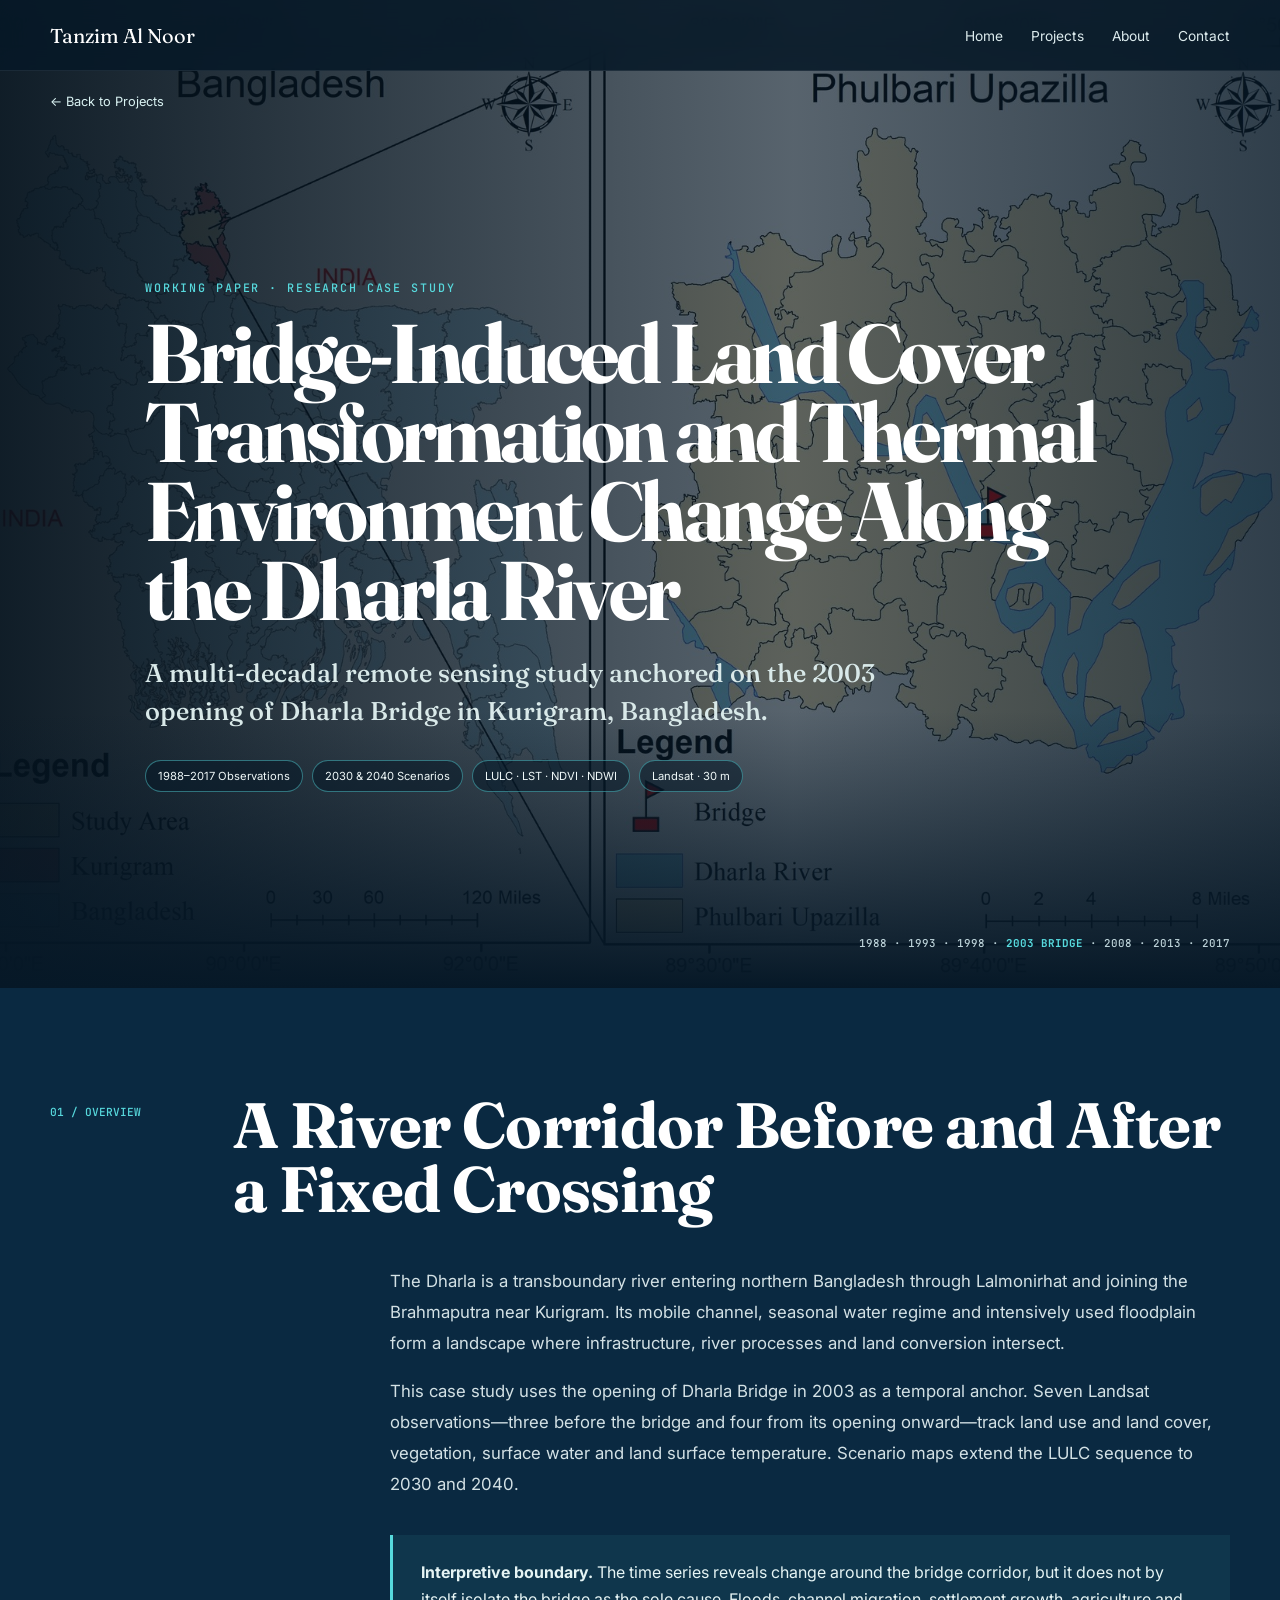
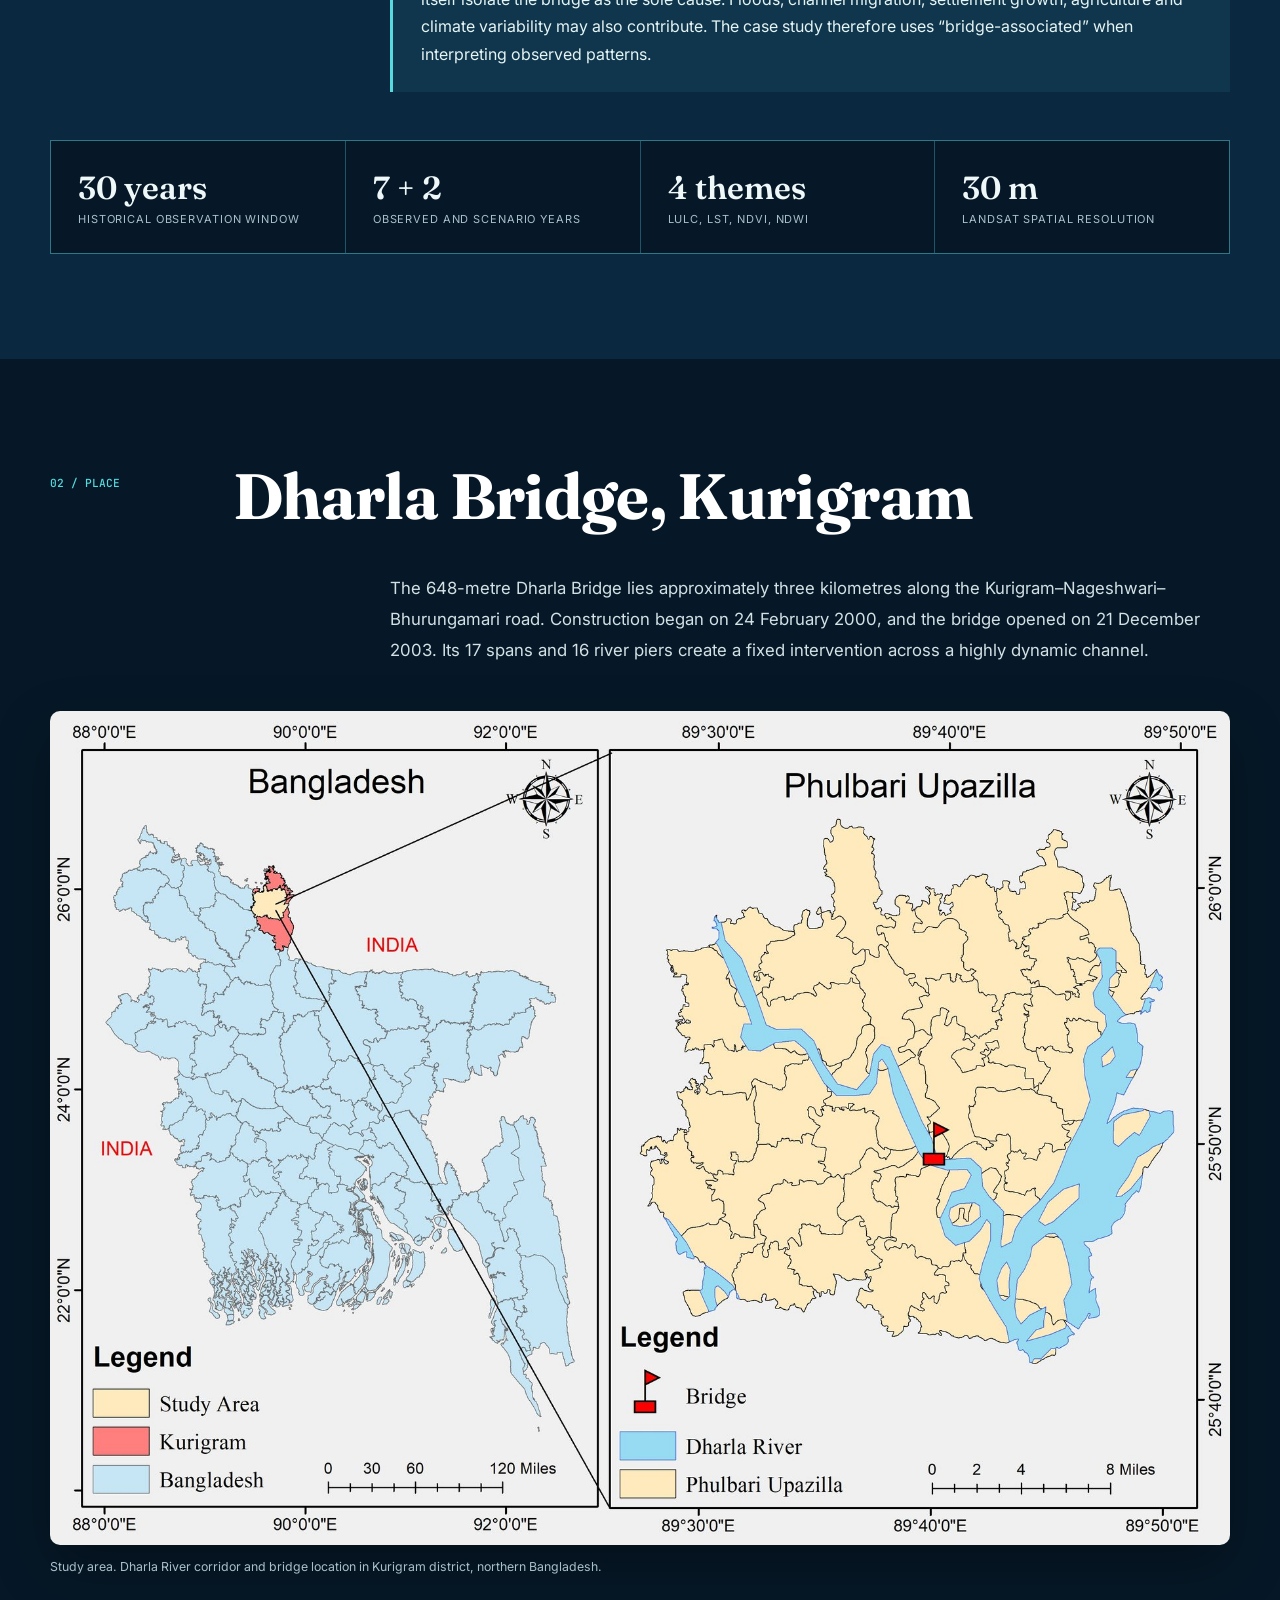
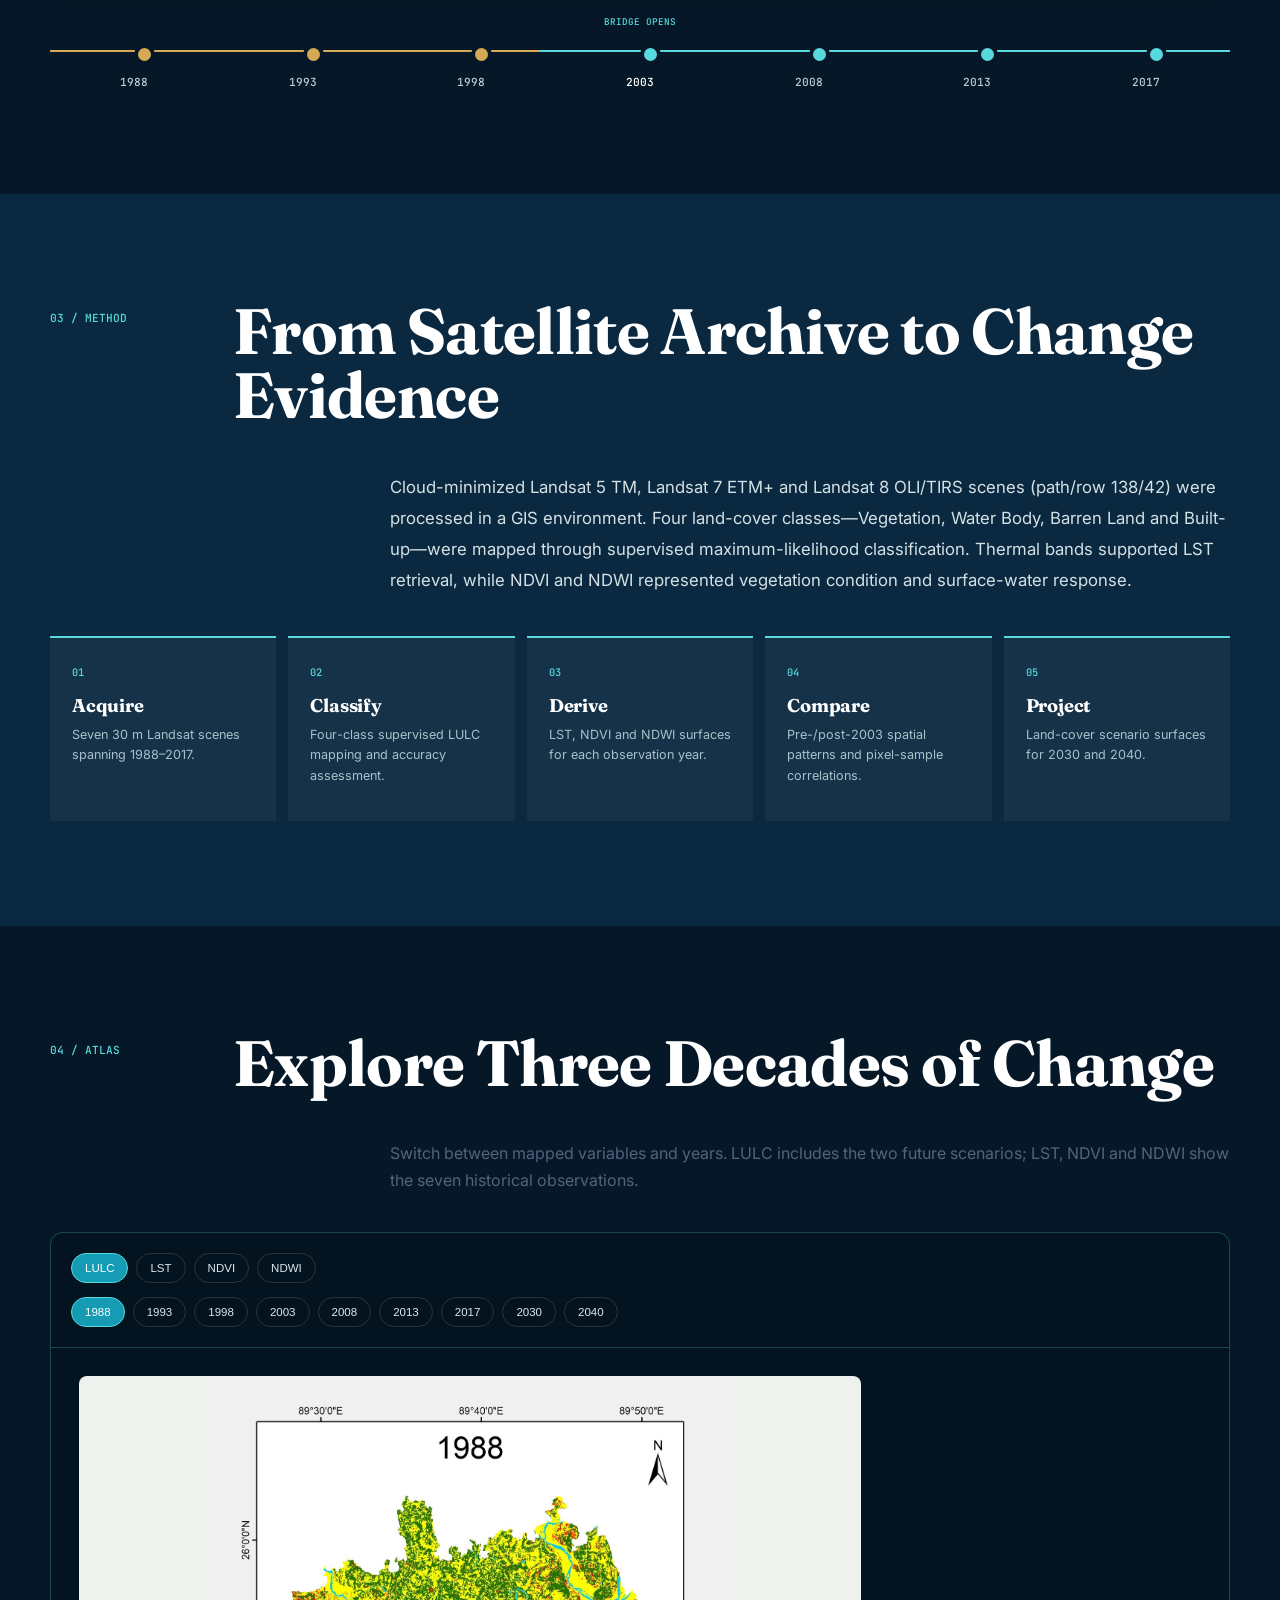
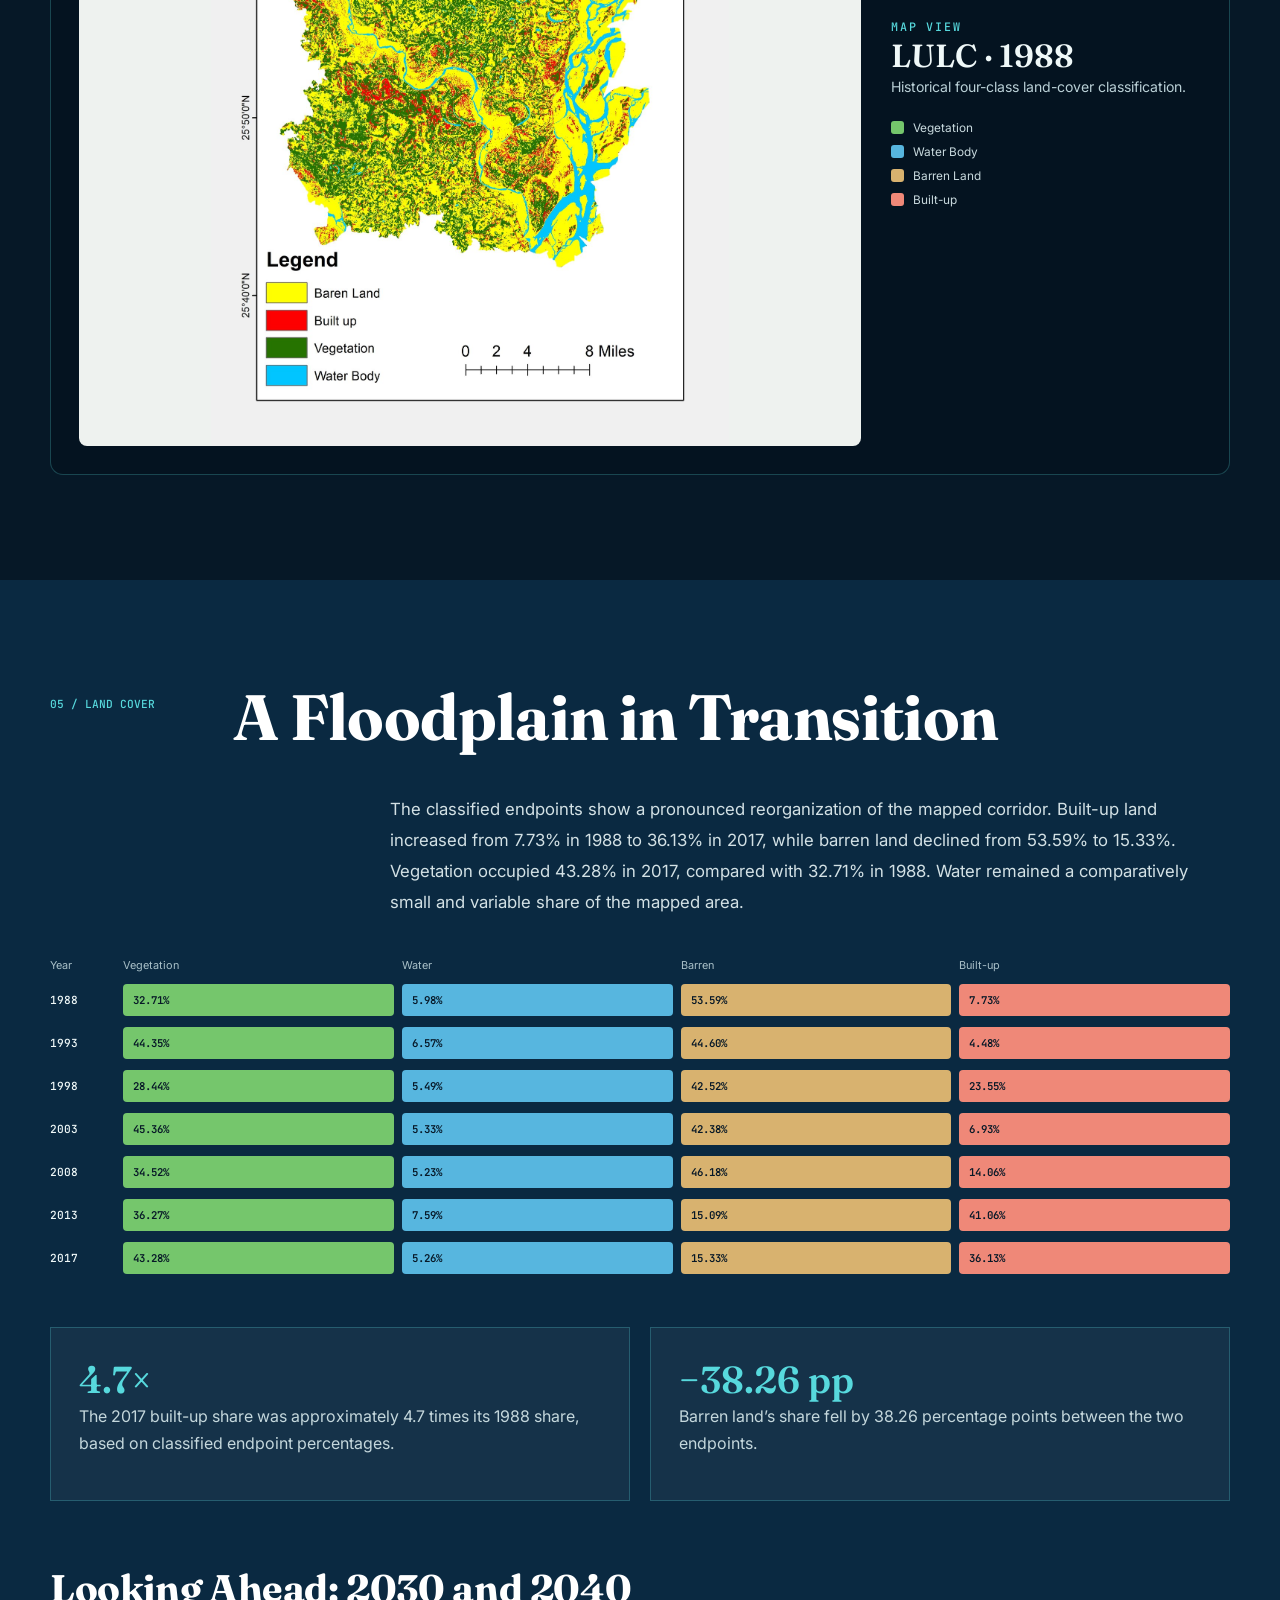
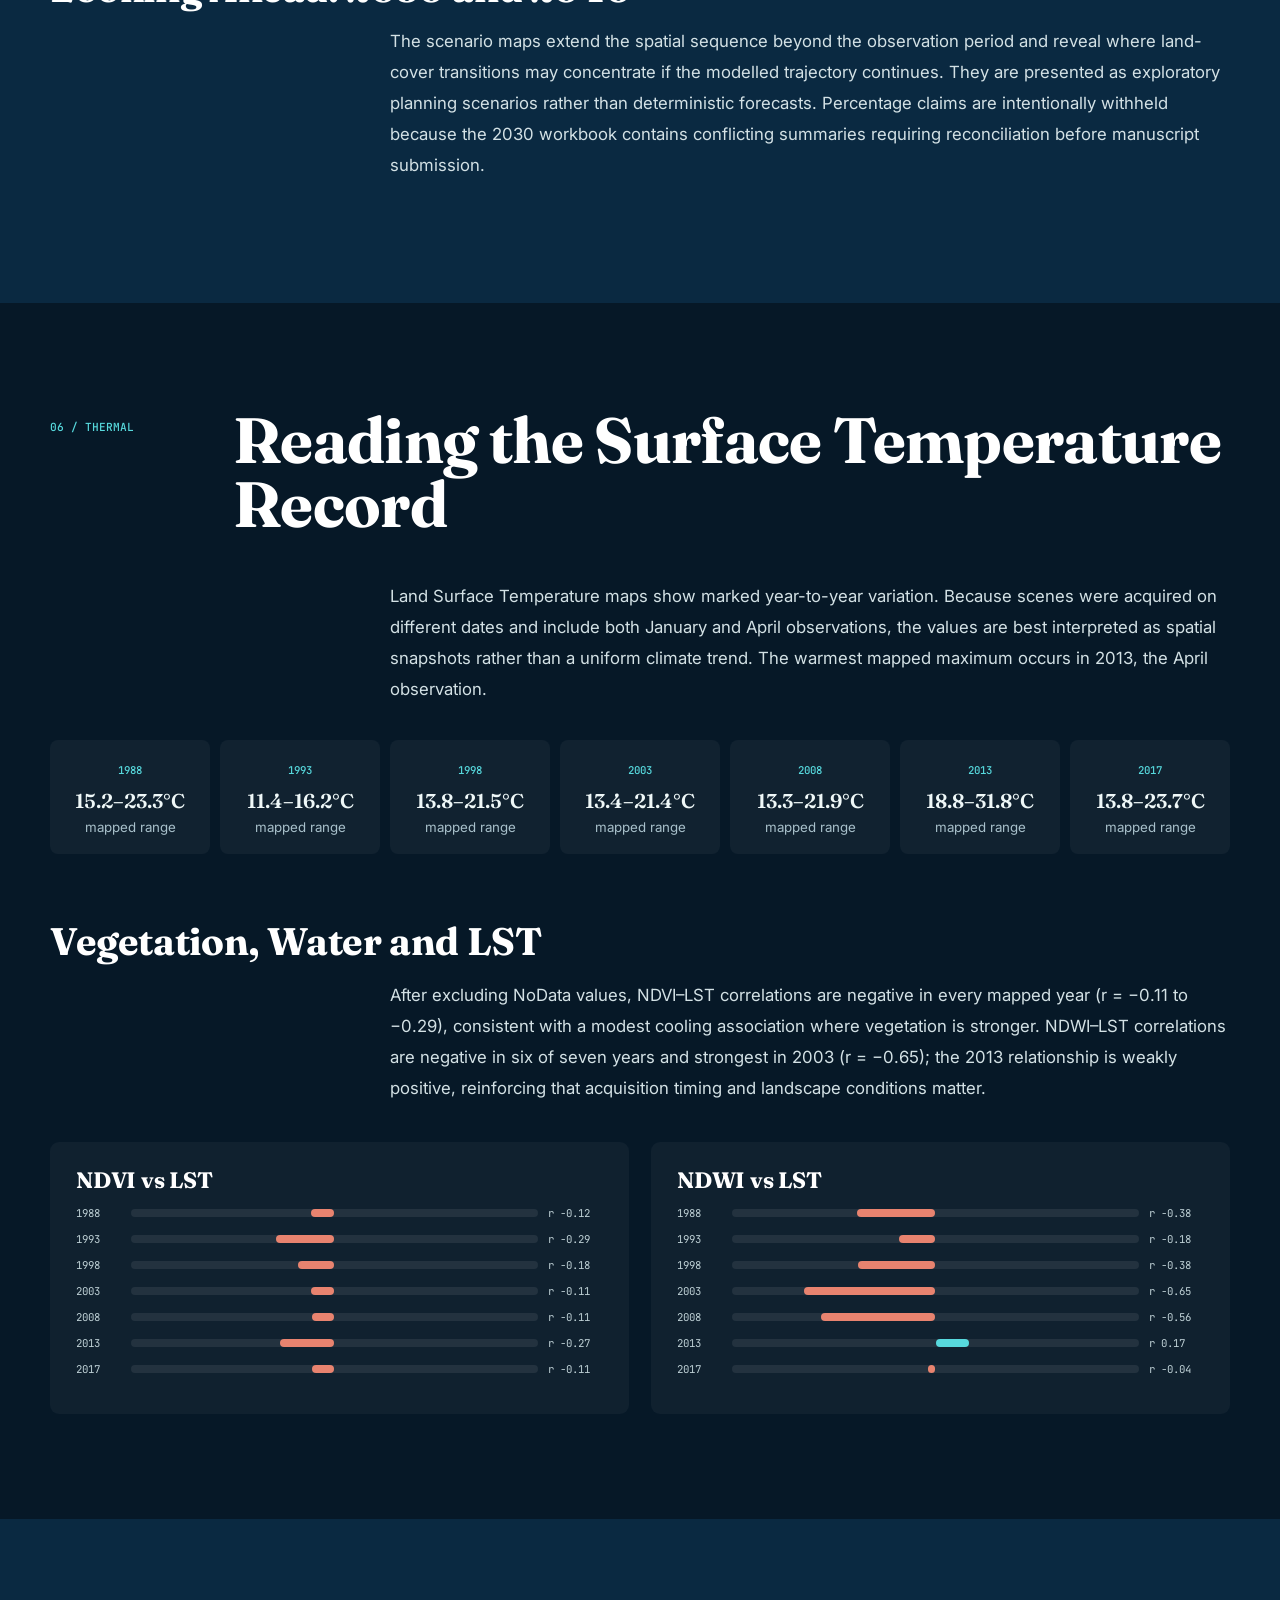
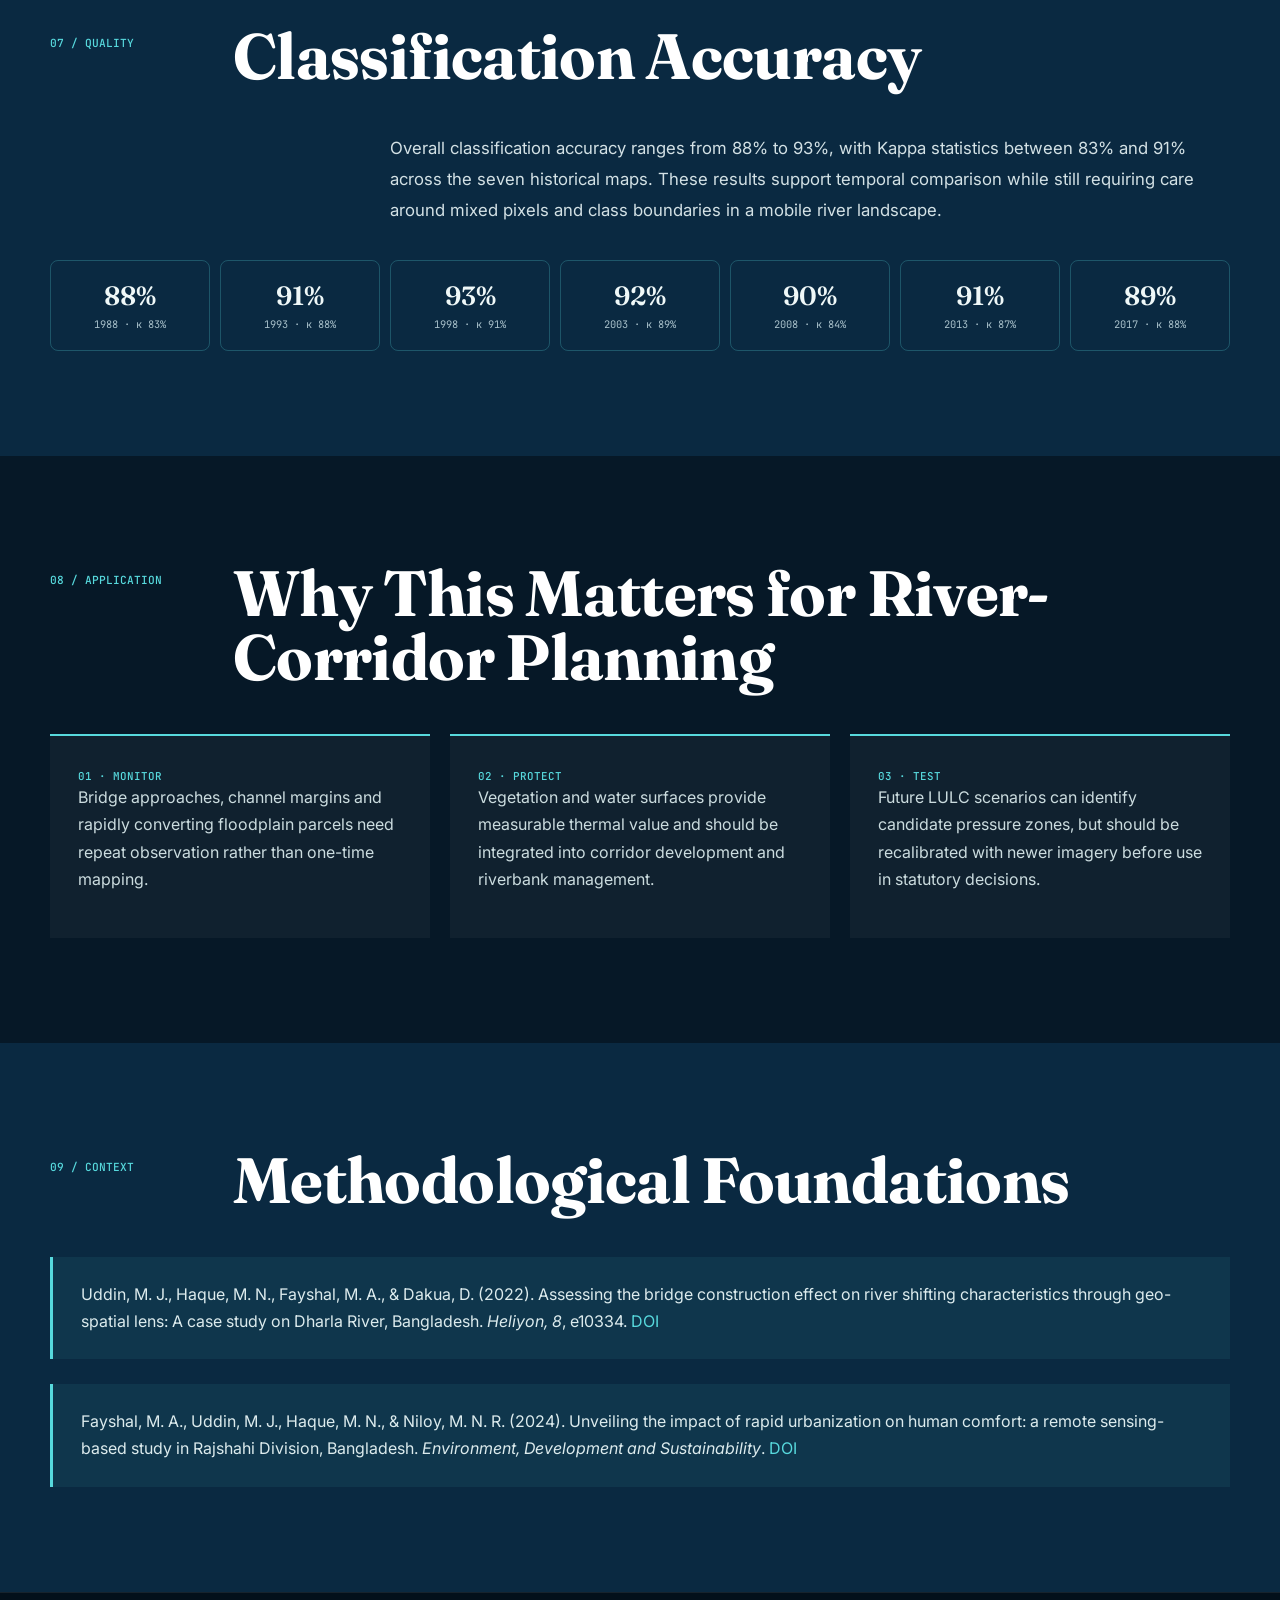
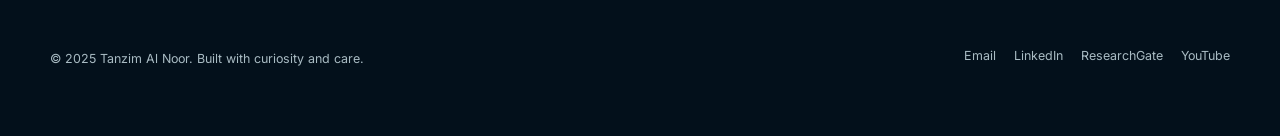
<file: projects/dharla-river-dynamics.html>
<!DOCTYPE html>
<html lang="en">
<head>
<meta charset="UTF-8"><meta name="viewport" content="width=device-width,initial-scale=1">
<title>Dharla River Dynamics | Tanzim Al Noor</title>
<meta name="description" content="A multi-decadal remote sensing case study of river-adjacent land-cover and thermal change around Dharla Bridge, Bangladesh.">
<link rel="preconnect" href="https://fonts.googleapis.com"><link rel="preconnect" href="https://fonts.gstatic.com" crossorigin><link href="https://fonts.googleapis.com/css2?family=Fraunces:opsz,wght@9..144,500;9..144,600;9..144,700&family=Inter:wght@400;500;600;700&family=JetBrains+Mono:wght@400;500&display=swap" rel="stylesheet"><link rel="stylesheet" href="../styles.css">
<style>
.dr-page h1,.dr-page h2,.dr-page h3{color:#fff}
:root{--dr-ink:#061827;--dr-blue:#0a2941;--dr-cyan:#57d9dd;--dr-river:#159bb3;--dr-sand:#d6a956;--dr-muted:#a8c0ca;--dr-line:rgba(87,217,221,.25)}html{scroll-behavior:smooth}body{margin:0;background:var(--dr-ink);color:#eff8f8;font-family:Inter,sans-serif;overflow-x:hidden}.dr-page *{box-sizing:border-box}.dr-page h1,.dr-page h2,.dr-page h3{font-family:Fraunces,serif}.dr-wrap{width:min(1180px,calc(100% - 40px));margin:auto}.dr-nav{position:fixed;inset:0 0 auto;z-index:50;background:rgba(6,24,39,.88);backdrop-filter:blur(14px);border-bottom:1px solid rgba(255,255,255,.08)}.dr-nav-inner{height:70px;display:flex;align-items:center;justify-content:space-between}.dr-brand{font-family:Fraunces,serif;color:#fff;text-decoration:none;font-size:1.25rem}.dr-links{display:flex;gap:28px;list-style:none;margin:0;padding:0}.dr-links a{color:#dcebed;text-decoration:none;font-size:.86rem}.dr-links a:hover{color:var(--dr-cyan)}.nav-toggle{display:none;border:1px solid var(--dr-line);background:transparent;color:#fff;border-radius:7px;padding:8px}.nav-toggle svg{width:22px;height:22px;display:block}.dr-back{position:absolute;z-index:3;top:94px;left:max(20px,calc((100% - 1180px)/2));color:#daf3f3;text-decoration:none;font-size:.8rem}.dr-hero{position:relative;min-height:100svh;display:flex;align-items:flex-end;background:linear-gradient(90deg,rgba(4,18,29,.95),rgba(6,24,39,.65) 62%,rgba(6,24,39,.82)),url('../images/projects/dharla/study-area.jpg') center/cover}.dr-hero:after{content:"";position:absolute;inset:auto 0 0;height:28%;background:linear-gradient(transparent,var(--dr-ink))}.dr-hero-content{position:relative;z-index:2;padding:180px 0 100px;max-width:990px}.dr-kicker,.dr-eyebrow{font:500 .73rem/1.4 'JetBrains Mono',monospace;text-transform:uppercase;letter-spacing:.16em;color:var(--dr-cyan)}.dr-hero h1{color:#fff;font-size:clamp(2.8rem,6.5vw,6.1rem);line-height:.95;letter-spacing:-.045em;margin:18px 0 25px}.dr-deck{max-width:790px;font:500 clamp(1.12rem,2vw,1.65rem)/1.45 Fraunces,serif;color:#d9e9e9}.dr-pills{display:flex;flex-wrap:wrap;gap:9px;margin-top:30px}.dr-pill{border:1px solid rgba(87,217,221,.45);border-radius:99px;padding:8px 12px;font-size:.7rem;background:rgba(6,24,39,.55)}.dr-bridge-line{position:absolute;z-index:2;right:max(20px,calc((100% - 1180px)/2));bottom:38px;font:500 .68rem 'JetBrains Mono',monospace;color:#bcd2d8}.dr-bridge-line strong{color:var(--dr-cyan)}
.dr-section{padding:105px 0;background:var(--dr-ink)}.dr-section:nth-of-type(even){background:var(--dr-blue)}.dr-section-head{display:grid;grid-template-columns:145px 1fr;gap:38px;margin-bottom:45px}.dr-number{padding-top:12px;font:500 .7rem 'JetBrains Mono',monospace;color:var(--dr-cyan)}.dr-section h2{font-size:clamp(2.35rem,5vw,4.5rem);line-height:1;margin:0}.dr-copy{max-width:840px;margin-left:auto}.dr-copy p{font-size:1.05rem;line-height:1.85;color:#d3e1e5}.dr-note{margin:35px 0;padding:24px 28px;border-left:3px solid var(--dr-cyan);background:rgba(87,217,221,.07);color:#e5f4f4;line-height:1.7}.dr-facts{display:grid;grid-template-columns:repeat(4,1fr);gap:1px;background:var(--dr-line);border:1px solid var(--dr-line);margin-top:48px}.dr-fact{padding:27px;background:var(--dr-ink)}.dr-fact strong{display:block;font:600 2rem Fraunces,serif}.dr-fact span{display:block;margin-top:5px;color:var(--dr-muted);font-size:.69rem;text-transform:uppercase;letter-spacing:.08em}.dr-figure{margin:45px 0 0}.dr-figure img{display:block;width:100%;border-radius:10px;box-shadow:0 22px 55px rgba(0,0,0,.3)}.dr-figure figcaption{margin-top:13px;color:var(--dr-muted);font-size:.77rem;line-height:1.5}.dr-subhead{font-size:clamp(1.7rem,3vw,2.5rem);margin:65px 0 16px}.dr-method{display:grid;grid-template-columns:repeat(5,1fr);gap:12px;margin-top:40px}.dr-step{padding:22px;background:rgba(255,255,255,.045);border-top:2px solid var(--dr-cyan)}.dr-step span{font:500 .65rem 'JetBrains Mono',monospace;color:var(--dr-cyan)}.dr-step h3{font-size:1.15rem;margin:15px 0 9px}.dr-step p{font-size:.79rem;line-height:1.6;color:var(--dr-muted)}
.dr-explorer{margin-top:38px;border:1px solid var(--dr-line);border-radius:13px;background:rgba(0,0,0,.17);overflow:hidden}.dr-explorer-controls{padding:20px;border-bottom:1px solid var(--dr-line)}.dr-datasets,.dr-years{display:flex;gap:8px;flex-wrap:wrap}.dr-years{margin-top:14px}.dr-control{appearance:none;border:1px solid rgba(255,255,255,.14);background:transparent;color:#d9e8eb;border-radius:99px;padding:8px 13px;font-size:.72rem;cursor:pointer}.dr-control:hover,.dr-control[aria-selected="true"]{border-color:var(--dr-cyan);background:var(--dr-river);color:#fff}.dr-control:disabled{opacity:.28;cursor:not-allowed}.dr-explorer-view{display:grid;grid-template-columns:minmax(0,1fr) 310px;gap:30px;padding:28px}.dr-explorer-view img{width:100%;height:670px;object-fit:contain;background:#eef2ef;border-radius:8px}.dr-explorer-copy{align-self:center}.dr-explorer-copy strong{font:600 2rem Fraunces,serif;display:block}.dr-explorer-copy p{color:#bad0d6;line-height:1.7;font-size:.88rem}.dr-key{display:grid;gap:10px;margin-top:22px}.dr-key div{display:flex;align-items:center;gap:9px;font-size:.74rem;color:#c9dade}.dr-swatch{width:13px;height:13px;border-radius:3px}.dr-timeline{display:grid;grid-template-columns:repeat(7,1fr);gap:0;margin:50px 0 0;position:relative}.dr-timeline:before{content:"";position:absolute;left:0;right:0;top:23px;height:2px;background:linear-gradient(90deg,var(--dr-sand) 0 41.5%,var(--dr-cyan) 41.5%)}.dr-time{position:relative;padding-top:48px;text-align:center;font:500 .7rem 'JetBrains Mono',monospace;color:#b9ccd3}.dr-time:before{content:"";position:absolute;top:17px;left:50%;width:13px;height:13px;border-radius:50%;background:var(--dr-sand);border:4px solid var(--dr-ink)}.dr-time.after:before{background:var(--dr-cyan)}.dr-time.bridge{color:#fff}.dr-time.bridge:after{content:"BRIDGE OPENS";position:absolute;top:-11px;left:50%;transform:translateX(-50%);white-space:nowrap;color:var(--dr-cyan);font-size:.58rem}
.dr-chart{margin-top:40px;overflow:auto}.dr-chart-grid{min-width:760px}.dr-chart-row{display:grid;grid-template-columns:65px repeat(4,1fr);gap:8px;align-items:center;margin:11px 0}.dr-chart-year{font:500 .7rem 'JetBrains Mono',monospace}.dr-segment{height:32px;border-radius:4px;display:flex;align-items:center;padding:0 10px;color:#071827;font:600 .67rem 'JetBrains Mono',monospace;min-width:35px}.dr-segment.veg{background:#75c66c}.dr-segment.water{background:#57b6df}.dr-segment.barren{background:#d8b26f}.dr-segment.built{background:#ef8878}.dr-chart-head{display:grid;grid-template-columns:65px repeat(4,1fr);gap:8px;color:#a9c0c8;font-size:.68rem;margin-bottom:12px}.dr-stat-callout{display:grid;grid-template-columns:1fr 1fr;gap:20px;margin-top:42px}.dr-call{padding:28px;background:rgba(255,255,255,.045);border:1px solid var(--dr-line)}.dr-call strong{display:block;font:600 2.35rem Fraunces,serif;color:var(--dr-cyan)}.dr-call p{color:#c4d7dc;line-height:1.65}.dr-temp{display:grid;grid-template-columns:repeat(7,1fr);gap:10px;margin-top:35px}.dr-temp-card{padding:18px 12px;background:rgba(255,255,255,.045);border-radius:8px;text-align:center}.dr-temp-card span{font:500 .67rem 'JetBrains Mono',monospace;color:var(--dr-cyan)}.dr-temp-card strong{display:block;margin:10px 0 3px;font:600 1.25rem Fraunces,serif}.dr-temp-card small{color:var(--dr-muted)}.dr-corr{display:grid;grid-template-columns:1fr 1fr;gap:22px;margin-top:38px}.dr-corr-card{padding:26px;background:rgba(255,255,255,.04);border-radius:9px}.dr-corr-card h3{margin-top:0;font-size:1.4rem}.dr-corr-row{display:grid;grid-template-columns:45px 1fr 55px;gap:10px;align-items:center;margin:12px 0}.dr-corr-row span{font:.67rem 'JetBrains Mono',monospace;color:#bfd1d6}.dr-corr-track{height:8px;background:rgba(255,255,255,.08);border-radius:99px;overflow:hidden}.dr-corr-fill{height:100%;width:var(--v);margin-left:calc(50% - var(--v));background:#e8836f;border-radius:99px}.dr-corr-fill.pos{margin-left:50%;background:var(--dr-cyan)}.dr-accuracy{display:grid;grid-template-columns:repeat(7,1fr);gap:10px;margin-top:34px}.dr-accuracy div{padding:18px 10px;text-align:center;border:1px solid var(--dr-line);border-radius:8px}.dr-accuracy strong{display:block;font:600 1.65rem Fraunces,serif}.dr-accuracy span{font:.65rem 'JetBrains Mono',monospace;color:var(--dr-muted)}.dr-implications{display:grid;grid-template-columns:repeat(3,1fr);gap:20px;margin-top:38px}.dr-implication{padding:28px;border-top:2px solid var(--dr-cyan);background:rgba(255,255,255,.04)}.dr-implication span{font:500 .68rem 'JetBrains Mono',monospace;color:var(--dr-cyan)}.dr-implication p{color:#cbdcdf;line-height:1.72}.dr-citation{padding:24px 28px;margin-top:25px;background:rgba(87,217,221,.07);border-left:3px solid var(--dr-cyan);line-height:1.7;color:#dcebed}.dr-citation a{color:var(--dr-cyan)}.dr-footer{padding:55px 0;background:#03101b;border-top:1px solid rgba(255,255,255,.08)}.dr-footer-inner{display:flex;justify-content:space-between;gap:25px}.dr-footer p,.dr-footer a{color:#a9bbc3;font-size:.78rem}.dr-social{display:flex;gap:18px;flex-wrap:wrap}.dr-social a{text-decoration:none}.dr-social a:hover{color:var(--dr-cyan)}
@media(max-width:980px){.dr-links{display:none;position:absolute;top:70px;left:0;right:0;padding:25px;background:var(--dr-ink);flex-direction:column}.dr-links.open{display:flex}.nav-toggle{display:block}.dr-section-head{grid-template-columns:1fr;gap:12px}.dr-facts{grid-template-columns:1fr 1fr}.dr-method{grid-template-columns:1fr 1fr}.dr-explorer-view{grid-template-columns:1fr}.dr-explorer-view img{height:auto}.dr-temp,.dr-accuracy{grid-template-columns:repeat(4,1fr)}.dr-implications{grid-template-columns:1fr}}
@media(max-width:620px){.dr-wrap{width:calc(100% - 28px)}.dr-hero-content{width:calc(100vw - 28px);padding:165px 0 110px}.dr-hero h1{font-size:2.12rem;line-height:1;overflow-wrap:anywhere}.dr-deck{font-size:1rem}.dr-section{padding:76px 0}.dr-facts,.dr-method,.dr-stat-callout,.dr-corr{grid-template-columns:1fr}.dr-timeline{grid-template-columns:repeat(4,1fr);gap:22px}.dr-timeline:before{display:none}.dr-time{padding-top:25px}.dr-time:before{top:0}.dr-temp,.dr-accuracy{grid-template-columns:repeat(2,1fr)}.dr-explorer-view{padding:16px}.dr-footer-inner{flex-direction:column}.dr-bridge-line{display:none}.nav-toggle{display:block!important}}
@media(prefers-reduced-motion:reduce){html{scroll-behavior:auto}}
</style>
</head>
<body class="dr-page"><nav class="dr-nav" aria-label="Primary navigation"><div class="dr-wrap dr-nav-inner"><a class="dr-brand" href="../index.html">Tanzim Al Noor</a><ul class="dr-links"><li><a href="../index.html">Home</a></li><li><a href="../index.html#projects">Projects</a></li><li><a href="../index.html#about">About</a></li><li><a href="../index.html#contact">Contact</a></li></ul><button class="nav-toggle" type="button" aria-label="Toggle navigation" aria-expanded="false"><svg viewBox="0 0 24 24" fill="none" stroke="currentColor" stroke-width="2"><path d="M4 6h16M4 12h16M4 18h16"/></svg></button></div></nav>
<main><section class="dr-hero"><a class="dr-back" href="../index.html#projects">← Back to Projects</a><div class="dr-wrap dr-hero-content"><span class="dr-kicker">Working Paper · Research Case Study</span><h1>Bridge-Induced Land Cover Transformation and Thermal Environment Change Along the Dharla River</h1><p class="dr-deck">A multi-decadal remote sensing study anchored on the 2003 opening of Dharla Bridge in Kurigram, Bangladesh.</p><div class="dr-pills"><span class="dr-pill">1988–2017 Observations</span><span class="dr-pill">2030 &amp; 2040 Scenarios</span><span class="dr-pill">LULC · LST · NDVI · NDWI</span><span class="dr-pill">Landsat · 30 m</span></div></div><div class="dr-bridge-line">1988 · 1993 · 1998 · <strong>2003 BRIDGE</strong> · 2008 · 2013 · 2017</div></section>

<section class="dr-section" id="overview"><div class="dr-wrap"><header class="dr-section-head"><span class="dr-number">01 / OVERVIEW</span><h2>A River Corridor Before and After a Fixed Crossing</h2></header><div class="dr-copy"><p>The Dharla is a transboundary river entering northern Bangladesh through Lalmonirhat and joining the Brahmaputra near Kurigram. Its mobile channel, seasonal water regime and intensively used floodplain form a landscape where infrastructure, river processes and land conversion intersect.</p><p>This case study uses the opening of Dharla Bridge in 2003 as a temporal anchor. Seven Landsat observations—three before the bridge and four from its opening onward—track land use and land cover, vegetation, surface water and land surface temperature. Scenario maps extend the LULC sequence to 2030 and 2040.</p><aside class="dr-note"><strong>Interpretive boundary.</strong> The time series reveals change around the bridge corridor, but it does not by itself isolate the bridge as the sole cause. Floods, channel migration, settlement growth, agriculture and climate variability may also contribute. The case study therefore uses “bridge-associated” when interpreting observed patterns.</aside></div><div class="dr-facts"><div class="dr-fact"><strong>30 years</strong><span>historical observation window</span></div><div class="dr-fact"><strong>7 + 2</strong><span>observed and scenario years</span></div><div class="dr-fact"><strong>4 themes</strong><span>LULC, LST, NDVI, NDWI</span></div><div class="dr-fact"><strong>30 m</strong><span>Landsat spatial resolution</span></div></div></div></section>

<section class="dr-section" id="place"><div class="dr-wrap"><header class="dr-section-head"><span class="dr-number">02 / PLACE</span><h2>Dharla Bridge, Kurigram</h2></header><div class="dr-copy"><p>The 648-metre Dharla Bridge lies approximately three kilometres along the Kurigram–Nageshwari–Bhurungamari road. Construction began on 24 February 2000, and the bridge opened on 21 December 2003. Its 17 spans and 16 river piers create a fixed intervention across a highly dynamic channel.</p></div><figure class="dr-figure"><img src="../images/projects/dharla/study-area.jpg" alt="Study area around Dharla Bridge and Dharla River in Kurigram district" loading="lazy"><figcaption>Study area. Dharla River corridor and bridge location in Kurigram district, northern Bangladesh.</figcaption></figure><div class="dr-timeline"><div class="dr-time">1988</div><div class="dr-time">1993</div><div class="dr-time">1998</div><div class="dr-time bridge after">2003</div><div class="dr-time after">2008</div><div class="dr-time after">2013</div><div class="dr-time after">2017</div></div></div></section>

<section class="dr-section" id="method"><div class="dr-wrap"><header class="dr-section-head"><span class="dr-number">03 / METHOD</span><h2>From Satellite Archive to Change Evidence</h2></header><div class="dr-copy"><p>Cloud-minimized Landsat 5 TM, Landsat 7 ETM+ and Landsat 8 OLI/TIRS scenes (path/row 138/42) were processed in a GIS environment. Four land-cover classes—Vegetation, Water Body, Barren Land and Built-up—were mapped through supervised maximum-likelihood classification. Thermal bands supported LST retrieval, while NDVI and NDWI represented vegetation condition and surface-water response.</p></div><div class="dr-method"><article class="dr-step"><span>01</span><h3>Acquire</h3><p>Seven 30 m Landsat scenes spanning 1988–2017.</p></article><article class="dr-step"><span>02</span><h3>Classify</h3><p>Four-class supervised LULC mapping and accuracy assessment.</p></article><article class="dr-step"><span>03</span><h3>Derive</h3><p>LST, NDVI and NDWI surfaces for each observation year.</p></article><article class="dr-step"><span>04</span><h3>Compare</h3><p>Pre-/post-2003 spatial patterns and pixel-sample correlations.</p></article><article class="dr-step"><span>05</span><h3>Project</h3><p>Land-cover scenario surfaces for 2030 and 2040.</p></article></div></div></section>

<section class="dr-section" id="atlas"><div class="dr-wrap"><header class="dr-section-head"><span class="dr-number">04 / ATLAS</span><h2>Explore Three Decades of Change</h2></header><p class="dr-copy">Switch between mapped variables and years. LULC includes the two future scenarios; LST, NDVI and NDWI show the seven historical observations.</p><div class="dr-explorer"><div class="dr-explorer-controls"><div class="dr-datasets" id="datasetControls" aria-label="Map dataset"></div><div class="dr-years" id="yearControls" aria-label="Map year"></div></div><div class="dr-explorer-view"><img id="atlasImage" src="../images/projects/dharla/lulc-1988.jpg" alt="LULC map for 1988"><aside class="dr-explorer-copy"><span class="dr-eyebrow">MAP VIEW</span><strong id="atlasTitle">LULC · 1988</strong><p id="atlasText">Historical land-cover classification before bridge construction.</p><div class="dr-key" id="lulcKey"><div><span class="dr-swatch" style="background:#75c66c"></span>Vegetation</div><div><span class="dr-swatch" style="background:#57b6df"></span>Water Body</div><div><span class="dr-swatch" style="background:#d8b26f"></span>Barren Land</div><div><span class="dr-swatch" style="background:#ef8878"></span>Built-up</div></div></aside></div></div></div></section>

<section class="dr-section" id="lulc"><div class="dr-wrap"><header class="dr-section-head"><span class="dr-number">05 / LAND COVER</span><h2>A Floodplain in Transition</h2></header><div class="dr-copy"><p>The classified endpoints show a pronounced reorganization of the mapped corridor. Built-up land increased from 7.73% in 1988 to 36.13% in 2017, while barren land declined from 53.59% to 15.33%. Vegetation occupied 43.28% in 2017, compared with 32.71% in 1988. Water remained a comparatively small and variable share of the mapped area.</p></div><div class="dr-chart"><div class="dr-chart-grid"><div class="dr-chart-head"><span>Year</span><span>Vegetation</span><span>Water</span><span>Barren</span><span>Built-up</span></div>
<div class="dr-chart-row"><span class="dr-chart-year">1988</span><span class="dr-segment veg">32.71%</span><span class="dr-segment water">5.98%</span><span class="dr-segment barren">53.59%</span><span class="dr-segment built">7.73%</span></div><div class="dr-chart-row"><span class="dr-chart-year">1993</span><span class="dr-segment veg">44.35%</span><span class="dr-segment water">6.57%</span><span class="dr-segment barren">44.60%</span><span class="dr-segment built">4.48%</span></div><div class="dr-chart-row"><span class="dr-chart-year">1998</span><span class="dr-segment veg">28.44%</span><span class="dr-segment water">5.49%</span><span class="dr-segment barren">42.52%</span><span class="dr-segment built">23.55%</span></div><div class="dr-chart-row"><span class="dr-chart-year">2003</span><span class="dr-segment veg">45.36%</span><span class="dr-segment water">5.33%</span><span class="dr-segment barren">42.38%</span><span class="dr-segment built">6.93%</span></div><div class="dr-chart-row"><span class="dr-chart-year">2008</span><span class="dr-segment veg">34.52%</span><span class="dr-segment water">5.23%</span><span class="dr-segment barren">46.18%</span><span class="dr-segment built">14.06%</span></div><div class="dr-chart-row"><span class="dr-chart-year">2013</span><span class="dr-segment veg">36.27%</span><span class="dr-segment water">7.59%</span><span class="dr-segment barren">15.09%</span><span class="dr-segment built">41.06%</span></div><div class="dr-chart-row"><span class="dr-chart-year">2017</span><span class="dr-segment veg">43.28%</span><span class="dr-segment water">5.26%</span><span class="dr-segment barren">15.33%</span><span class="dr-segment built">36.13%</span></div></div></div><div class="dr-stat-callout"><article class="dr-call"><strong>4.7×</strong><p>The 2017 built-up share was approximately 4.7 times its 1988 share, based on classified endpoint percentages.</p></article><article class="dr-call"><strong>−38.26 pp</strong><p>Barren land’s share fell by 38.26 percentage points between the two endpoints.</p></article></div><h3 class="dr-subhead">Looking Ahead: 2030 and 2040</h3><div class="dr-copy"><p>The scenario maps extend the spatial sequence beyond the observation period and reveal where land-cover transitions may concentrate if the modelled trajectory continues. They are presented as exploratory planning scenarios rather than deterministic forecasts. Percentage claims are intentionally withheld because the 2030 workbook contains conflicting summaries requiring reconciliation before manuscript submission.</p></div></div></section>

<section class="dr-section" id="thermal"><div class="dr-wrap"><header class="dr-section-head"><span class="dr-number">06 / THERMAL</span><h2>Reading the Surface Temperature Record</h2></header><div class="dr-copy"><p>Land Surface Temperature maps show marked year-to-year variation. Because scenes were acquired on different dates and include both January and April observations, the values are best interpreted as spatial snapshots rather than a uniform climate trend. The warmest mapped maximum occurs in 2013, the April observation.</p></div><div class="dr-temp"><div class="dr-temp-card"><span>1988</span><strong>15.2–23.3°C</strong><small>mapped range</small></div><div class="dr-temp-card"><span>1993</span><strong>11.4–16.2°C</strong><small>mapped range</small></div><div class="dr-temp-card"><span>1998</span><strong>13.8–21.5°C</strong><small>mapped range</small></div><div class="dr-temp-card"><span>2003</span><strong>13.4–21.4°C</strong><small>mapped range</small></div><div class="dr-temp-card"><span>2008</span><strong>13.3–21.9°C</strong><small>mapped range</small></div><div class="dr-temp-card"><span>2013</span><strong>18.8–31.8°C</strong><small>mapped range</small></div><div class="dr-temp-card"><span>2017</span><strong>13.8–23.7°C</strong><small>mapped range</small></div></div><h3 class="dr-subhead">Vegetation, Water and LST</h3><div class="dr-copy"><p>After excluding NoData values, NDVI–LST correlations are negative in every mapped year (r = −0.11 to −0.29), consistent with a modest cooling association where vegetation is stronger. NDWI–LST correlations are negative in six of seven years and strongest in 2003 (r = −0.65); the 2013 relationship is weakly positive, reinforcing that acquisition timing and landscape conditions matter.</p></div><div class="dr-corr"><article class="dr-corr-card"><h3>NDVI vs LST</h3><div id="ndviCorr"></div></article><article class="dr-corr-card"><h3>NDWI vs LST</h3><div id="ndwiCorr"></div></article></div></div></section>

<section class="dr-section" id="validation"><div class="dr-wrap"><header class="dr-section-head"><span class="dr-number">07 / QUALITY</span><h2>Classification Accuracy</h2></header><div class="dr-copy"><p>Overall classification accuracy ranges from 88% to 93%, with Kappa statistics between 83% and 91% across the seven historical maps. These results support temporal comparison while still requiring care around mixed pixels and class boundaries in a mobile river landscape.</p></div><div class="dr-accuracy"><div><strong>88%</strong><span>1988 · κ 83%</span></div><div><strong>91%</strong><span>1993 · κ 88%</span></div><div><strong>93%</strong><span>1998 · κ 91%</span></div><div><strong>92%</strong><span>2003 · κ 89%</span></div><div><strong>90%</strong><span>2008 · κ 84%</span></div><div><strong>91%</strong><span>2013 · κ 87%</span></div><div><strong>89%</strong><span>2017 · κ 88%</span></div></div></div></section>

<section class="dr-section" id="implications"><div class="dr-wrap"><header class="dr-section-head"><span class="dr-number">08 / APPLICATION</span><h2>Why This Matters for River-Corridor Planning</h2></header><div class="dr-implications"><article class="dr-implication"><span>01 · MONITOR</span><p>Bridge approaches, channel margins and rapidly converting floodplain parcels need repeat observation rather than one-time mapping.</p></article><article class="dr-implication"><span>02 · PROTECT</span><p>Vegetation and water surfaces provide measurable thermal value and should be integrated into corridor development and riverbank management.</p></article><article class="dr-implication"><span>03 · TEST</span><p>Future LULC scenarios can identify candidate pressure zones, but should be recalibrated with newer imagery before use in statutory decisions.</p></article></div></div></section>

<section class="dr-section" id="references"><div class="dr-wrap"><header class="dr-section-head"><span class="dr-number">09 / CONTEXT</span><h2>Methodological Foundations</h2></header><div class="dr-citation">Uddin, M. J., Haque, M. N., Fayshal, M. A., &amp; Dakua, D. (2022). Assessing the bridge construction effect on river shifting characteristics through geo-spatial lens: A case study on Dharla River, Bangladesh. <em>Heliyon, 8</em>, e10334. <a href="https://doi.org/10.1016/j.heliyon.2022.e10334" target="_blank" rel="noopener">DOI</a></div><div class="dr-citation">Fayshal, M. A., Uddin, M. J., Haque, M. N., &amp; Niloy, M. N. R. (2024). Unveiling the impact of rapid urbanization on human comfort: a remote sensing-based study in Rajshahi Division, Bangladesh. <em>Environment, Development and Sustainability</em>. <a href="https://doi.org/10.1007/s10668-023-04354-y" target="_blank" rel="noopener">DOI</a></div></div></section></main>
<footer class="dr-footer"><div class="dr-wrap dr-footer-inner"><p>© 2025 Tanzim Al Noor. Built with curiosity and care.</p><div class="dr-social"><a href="mailto:tanzim11033@gmail.com">Email</a><a href="https://www.linkedin.com/in/tanzim-al-noor-0a78561b3" target="_blank" rel="noopener">LinkedIn</a><a href="https://www.researchgate.net/profile/Tanzim-Al-Noor-2" target="_blank" rel="noopener">ResearchGate</a><a href="https://www.youtube.com/@TanzimAlNoor" target="_blank" rel="noopener">YouTube</a></div></div></footer>
<script>
const years=[1988,1993,1998,2003,2008,2013,2017,2030,2040];const sets={lulc:{label:'LULC',years,copy:y=>y>2017?'Exploratory future land-cover scenario.':'Historical four-class land-cover classification.'},lst:{label:'LST',years:years.slice(0,7),copy:()=> 'Land Surface Temperature derived from Landsat thermal imagery.'},ndvi:{label:'NDVI',years:years.slice(0,7),copy:()=> 'Vegetation condition represented by the Normalized Difference Vegetation Index.'},ndwi:{label:'NDWI',years:years.slice(0,7),copy:()=> 'Surface-water response represented by the Normalized Difference Water Index.'}};let activeSet='lulc',activeYear=1988;const dBox=document.getElementById('datasetControls'),yBox=document.getElementById('yearControls'),img=document.getElementById('atlasImage'),title=document.getElementById('atlasTitle'),desc=document.getElementById('atlasText'),key=document.getElementById('lulcKey');function render(){dBox.innerHTML='';Object.entries(sets).forEach(([id,s])=>{const b=document.createElement('button');b.className='dr-control';b.type='button';b.textContent=s.label;b.setAttribute('aria-selected',String(id===activeSet));b.onclick=()=>{activeSet=id;if(!s.years.includes(activeYear))activeYear=s.years[0];render()};dBox.appendChild(b)});yBox.innerHTML='';years.forEach(y=>{const b=document.createElement('button');b.className='dr-control';b.type='button';b.textContent=y;b.disabled=!sets[activeSet].years.includes(y);b.setAttribute('aria-selected',String(y===activeYear));b.onclick=()=>{activeYear=y;render()};yBox.appendChild(b)});img.src=`../images/projects/dharla/${activeSet}-${activeYear}.jpg`;img.alt=`${sets[activeSet].label} map for ${activeYear}`;title.textContent=`${sets[activeSet].label} · ${activeYear}`;desc.textContent=sets[activeSet].copy(activeYear);key.hidden=activeSet!=='lulc'}render();
const corr={ndvi:[-.1151,-.2863,-.1811,-.1145,-.1121,-.2657,-.1105],ndwi:[-.3842,-.1786,-.3792,-.6466,-.5623,.1667,-.0389]};function corrRows(id,data){document.getElementById(id).innerHTML=data.map((v,i)=>`<div class="dr-corr-row"><span>${years[i]}</span><div class="dr-corr-track"><div class="dr-corr-fill ${v>0?'pos':''}" style="--v:${Math.abs(v)*50}%"></div></div><span>r ${v.toFixed(2)}</span></div>`).join('')}corrRows('ndviCorr',corr.ndvi);corrRows('ndwiCorr',corr.ndwi);
const btn=document.querySelector('.nav-toggle');if(btn&&!btn.dataset.navInit){btn.dataset.navInit='true';btn.addEventListener('click',()=>{const links=document.querySelector('.dr-links');const open=links.classList.toggle('open');btn.setAttribute('aria-expanded',String(open))});document.querySelectorAll('.dr-links a').forEach(a=>a.addEventListener('click',()=>{document.querySelector('.dr-links').classList.remove('open');btn.setAttribute('aria-expanded','false')}))}
</script></body></html>
</file>
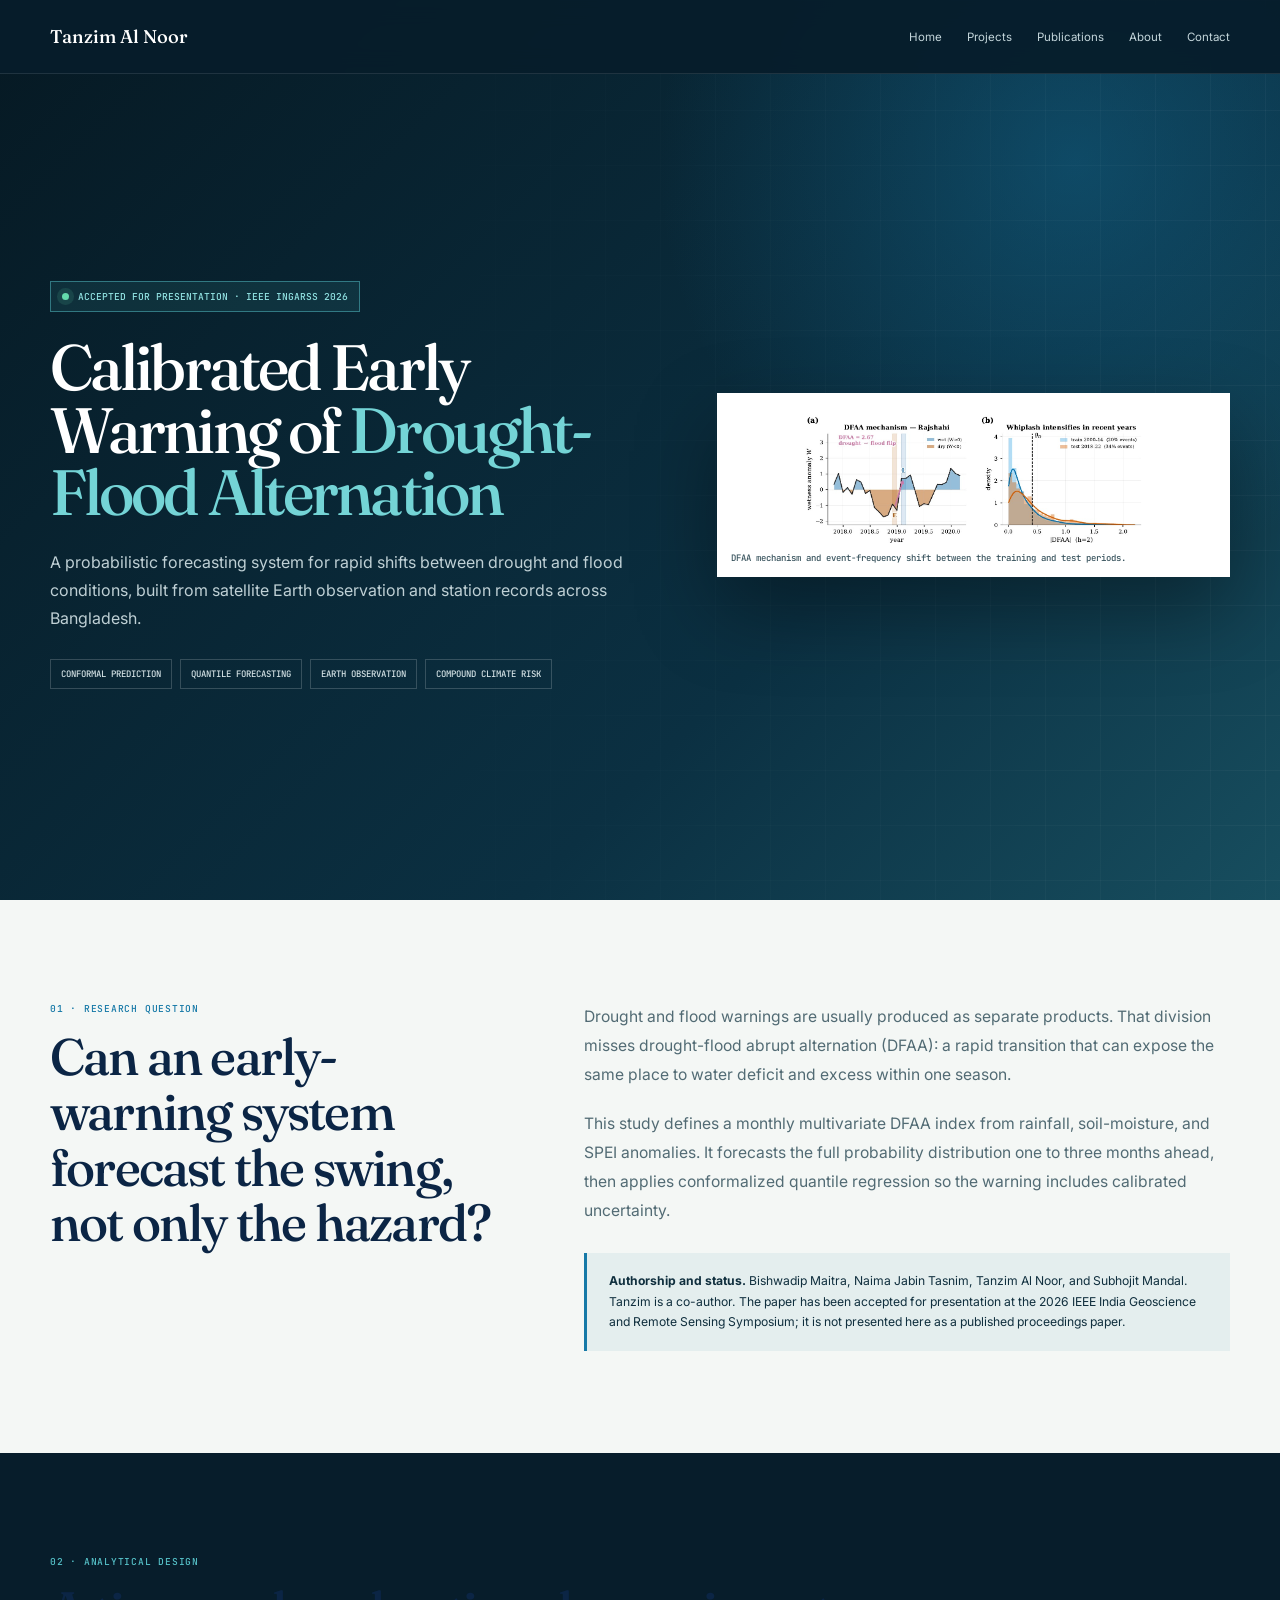
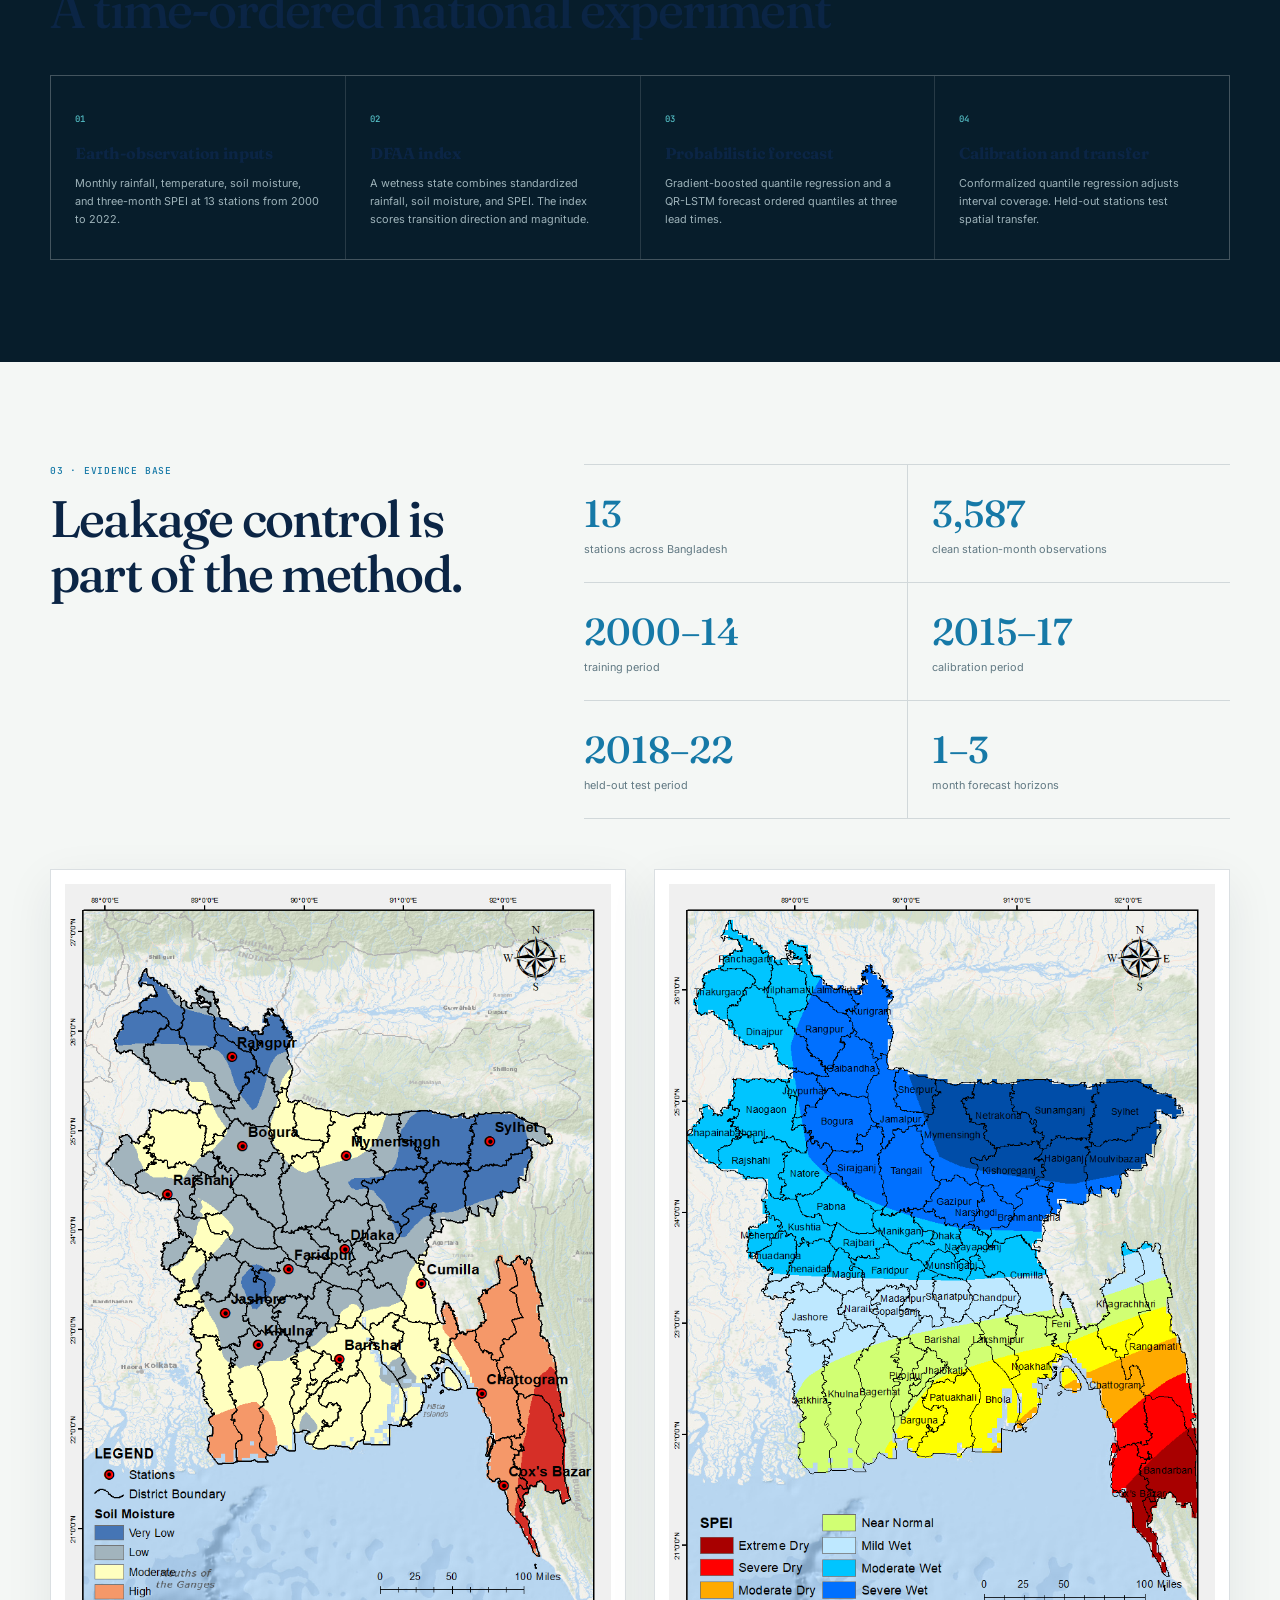
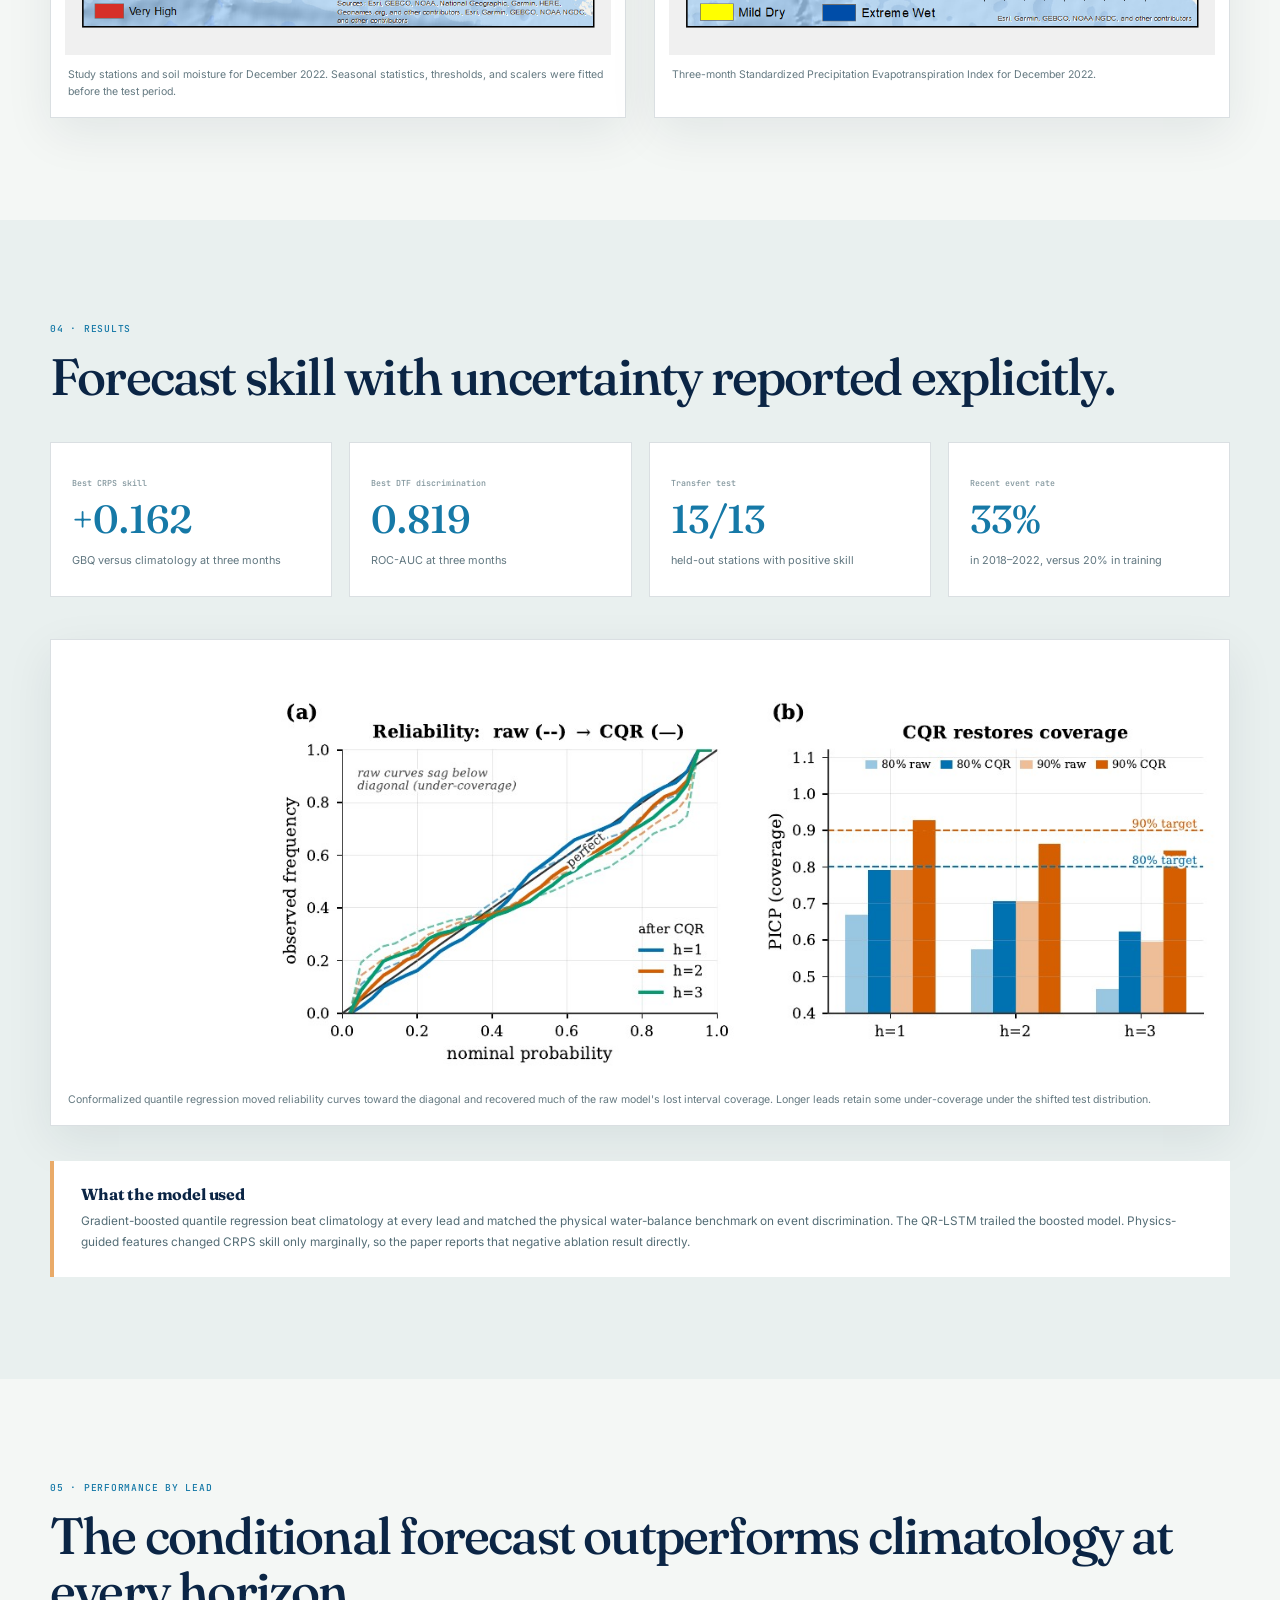
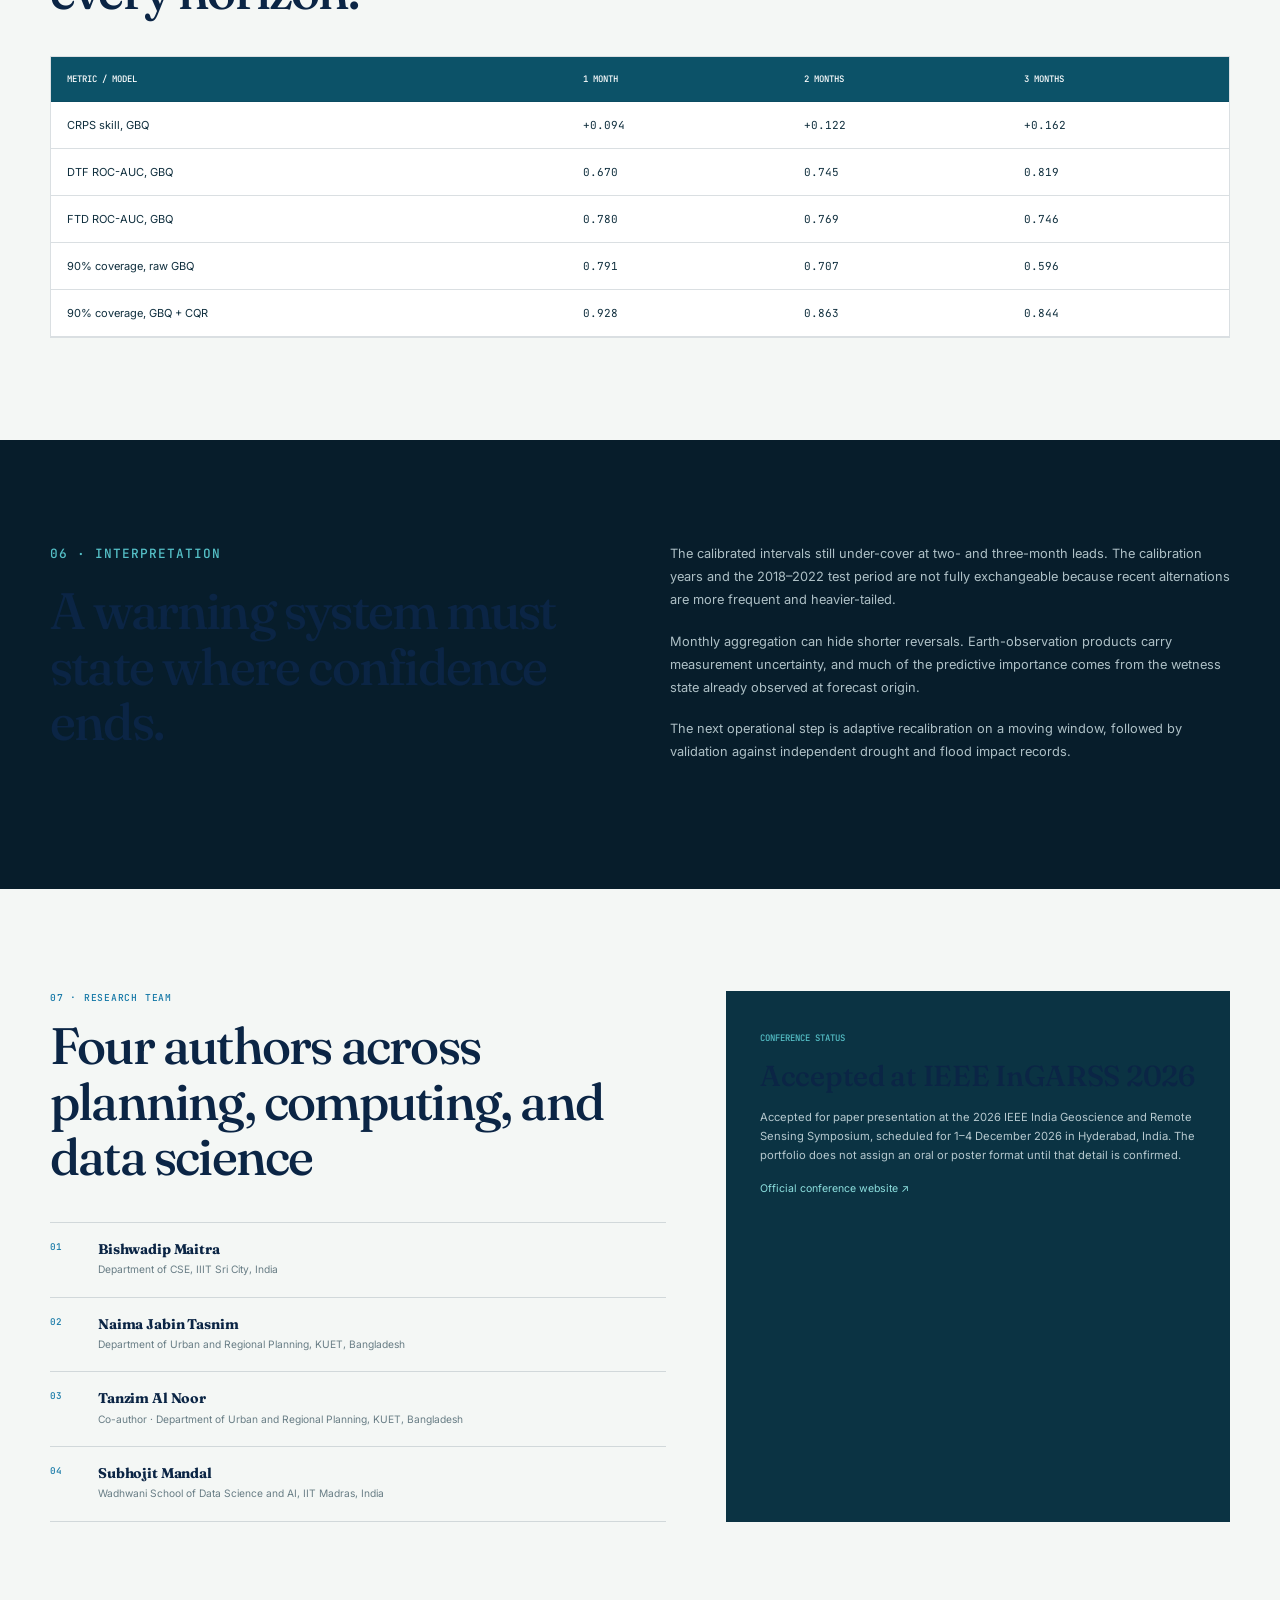
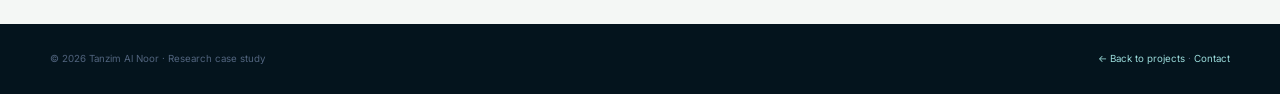
<file: projects/ingarss-dfaa-early-warning.html>
<!DOCTYPE html>
<html lang="en">
<head>
<meta charset="UTF-8"><meta name="viewport" content="width=device-width,initial-scale=1">
<title>Drought-Flood Early Warning | Tanzim Al Noor</title>
<meta name="description" content="Accepted IEEE InGARSS 2026 paper on calibrated probabilistic early warning of drought-flood abrupt alternation using Earth observation and conformal prediction."><meta name="author" content="Tanzim Al Noor"><meta name="theme-color" content="#071d2b">
<link rel="canonical" href="https://champ39.github.io/tanzim-portfolio/projects/ingarss-dfaa-early-warning.html"><meta property="og:type" content="article"><meta property="og:title" content="Calibrated Probabilistic Early Warning of Drought-Flood Abrupt Alternation"><meta property="og:description" content="Accepted IEEE InGARSS 2026 research using Earth observation, quantile forecasting, and conformal calibration."><meta property="og:image" content="https://champ39.github.io/tanzim-portfolio/images/projects/ingarss-dfaa/dfaa-mechanism-trend.jpg">
<link rel="preconnect" href="https://fonts.googleapis.com"><link rel="preconnect" href="https://fonts.gstatic.com" crossorigin><link href="https://fonts.googleapis.com/css2?family=Fraunces:opsz,wght@9..144,500;9..144,600&amp;family=Inter:wght@400;500;600;700&amp;family=JetBrains+Mono:wght@400;500&amp;display=swap" rel="stylesheet"><link rel="stylesheet" href="../styles.css?v=20260901">
<style>
:root{--d-night:#071d2b;--d-ink:#102f3e;--d-blue:#1679a7;--d-cyan:#55c0c7;--d-sand:#e9aa68;--d-paper:#f4f7f5;--d-line:rgba(10,45,60,.15)}html{scroll-behavior:smooth}body.d-page{margin:0;background:var(--d-paper);color:var(--d-ink);font-family:Inter,sans-serif}.d-page *{box-sizing:border-box}.d-shell{width:min(1180px,calc(100% - 48px));margin:auto}.d-skip{position:fixed;top:-60px;left:15px;z-index:50;background:#fff;padding:10px}.d-skip:focus{top:10px}.d-nav{height:74px;position:fixed;inset:0 0 auto;z-index:20;display:flex;align-items:center;justify-content:space-between;padding:0 max(24px,calc((100vw - 1180px)/2));background:rgba(7,29,43,.94);backdrop-filter:blur(12px);border-bottom:1px solid rgba(255,255,255,.1)}.d-brand{font:500 1.15rem Fraunces,serif;color:#fff;text-decoration:none}.d-links{display:flex;gap:25px}.d-links a{font-size:.72rem;color:#c3d5da;text-decoration:none}.d-links a:hover{color:#fff}.d-menu{display:none;background:transparent;border:1px solid #78909a;color:#fff;padding:8px 10px}.d-hero{min-height:100vh;padding:145px 0 75px;display:flex;align-items:center;overflow:hidden;position:relative;color:#fff;background:radial-gradient(circle at 84% 18%,rgba(22,121,167,.38),transparent 32%),linear-gradient(135deg,#061923,#0b3042 65%,#174e5f)}.d-hero:after{content:"";position:absolute;inset:0;background-image:linear-gradient(rgba(255,255,255,.035) 1px,transparent 1px),linear-gradient(90deg,rgba(255,255,255,.035) 1px,transparent 1px);background-size:55px 55px;mask-image:linear-gradient(to left,#000,transparent 75%)}.d-hero-grid{display:grid;grid-template-columns:1.08fr .92fr;gap:65px;align-items:center;position:relative;z-index:1}.d-status{display:inline-flex;align-items:center;gap:9px;border:1px solid rgba(85,192,199,.5);background:rgba(85,192,199,.1);padding:8px 11px;font:500 .6rem JetBrains Mono,monospace;text-transform:uppercase;color:#91e2e2}.d-status i{width:7px;height:7px;border-radius:50%;background:#63dbac;box-shadow:0 0 0 5px rgba(99,219,172,.12)}.d-hero h1{font:500 clamp(3rem,5vw,5.4rem)/.98 Fraunces,serif;letter-spacing:-.045em;margin:24px 0}.d-hero h1 span{color:#74d4d6}.d-deck{font-size:1rem;line-height:1.75;color:#bfd0d5;max-width:700px}.d-tags{display:flex;flex-wrap:wrap;gap:8px;margin-top:27px}.d-tags span{font:500 .56rem JetBrains Mono,monospace;text-transform:uppercase;border:1px solid rgba(255,255,255,.18);padding:8px 10px;color:#d5e3e6}.d-hero-fig{margin:0;background:#fff;padding:12px;box-shadow:0 32px 80px rgba(0,0,0,.35);transform:rotate(1deg)}.d-hero-fig img{display:block;width:100%}.d-hero-fig figcaption{color:#38535d;padding:9px 2px 0;font:500 .56rem/1.45 JetBrains Mono,monospace}.d-sec{padding:102px 0}.d-dark{background:var(--d-night);color:#fff}.d-soft{background:#e9f0ef}.d-kicker{font:500 .6rem JetBrains Mono,monospace;text-transform:uppercase;letter-spacing:.08em;color:var(--d-blue);margin:0 0 14px}.d-dark .d-kicker{color:var(--d-cyan)}.d-title{font:500 clamp(2.2rem,4vw,3.9rem)/1.08 Fraunces,serif;letter-spacing:-.035em;margin:0 0 38px}.d-intro{display:grid;grid-template-columns:.82fr 1.18fr;gap:85px}.d-copy p{font-size:.98rem;line-height:1.85;color:#526b74;margin:0 0 20px}.d-credit{border-left:3px solid var(--d-blue);padding:18px 22px;background:#e4eeee;font-size:.76rem;line-height:1.7;margin-top:28px}.d-flow{display:grid;grid-template-columns:repeat(4,1fr);gap:1px;background:rgba(255,255,255,.13);border:1px solid rgba(255,255,255,.13)}.d-flow article{background:var(--d-night);padding:30px 24px}.d-flow b{font:500 .56rem JetBrains Mono,monospace;color:var(--d-cyan)}.d-flow h3{font-size:1rem;line-height:1.35;margin:17px 0 10px}.d-flow p{font-size:.68rem;line-height:1.65;color:#9eb3ba;margin:0}.d-facts{display:grid;grid-template-columns:repeat(2,1fr);border-top:1px solid var(--d-line)}.d-facts article{padding:25px 20px 25px 0;border-bottom:1px solid var(--d-line)}.d-facts article:nth-child(even){padding-left:24px;border-left:1px solid var(--d-line)}.d-facts strong{display:block;font:500 2.35rem Fraunces,serif;color:var(--d-blue)}.d-facts span{font-size:.68rem;color:#617983}.d-two{display:grid;grid-template-columns:1fr 1fr;gap:28px;margin-top:50px}.d-fig{margin:0;background:#fff;padding:14px;border:1px solid var(--d-line);box-shadow:0 15px 45px rgba(8,38,50,.08)}.d-fig img{width:100%;display:block}.d-fig figcaption{font-size:.66rem;line-height:1.6;color:#647981;padding:12px 3px 2px}.d-results{display:grid;grid-template-columns:repeat(4,1fr);gap:17px;margin-bottom:42px}.d-result{background:#fff;border:1px solid var(--d-line);padding:27px 21px}.d-result small{font:500 .52rem JetBrains Mono,monospace;color:#82969d}.d-result strong{display:block;font:500 2.45rem Fraunces,serif;color:var(--d-blue);margin:5px 0}.d-result span{font-size:.68rem;line-height:1.5;color:#617780}.d-note{margin-top:35px;padding:24px 27px;border-left:4px solid var(--d-sand);background:#fff}.d-note h3{font-size:1rem;margin:0 0 8px}.d-note p{font-size:.74rem;line-height:1.75;color:#546d76;margin:0}.d-table-wrap{overflow:auto;background:#fff;border:1px solid var(--d-line)}.d-table{width:100%;border-collapse:collapse;min-width:660px}.d-table th,.d-table td{text-align:left;padding:16px;border-bottom:1px solid var(--d-line);font-size:.69rem}.d-table th{background:#0c5268;color:#fff;font:500 .56rem JetBrains Mono,monospace;text-transform:uppercase}.d-table td:not(:first-child){font-family:JetBrains Mono,monospace}.d-limits{display:grid;grid-template-columns:1fr 1fr;gap:60px}.d-limits p{font-size:.8rem;line-height:1.8;color:#aec0c6;margin:0 0 18px}.d-authors{display:grid;grid-template-columns:1.1fr .9fr;gap:60px}.d-list{border-top:1px solid var(--d-line)}.d-list article{display:grid;grid-template-columns:32px 1fr;gap:16px;padding:18px 0;border-bottom:1px solid var(--d-line)}.d-list b{font:500 .58rem JetBrains Mono,monospace;color:var(--d-blue)}.d-list h3{font-size:.88rem;margin:0 0 4px}.d-list p{font-size:.64rem;color:#687d85;margin:0}.d-accepted{background:#0b3343;color:#fff;padding:34px}.d-accepted span{font:500 .56rem JetBrains Mono,monospace;color:var(--d-cyan);text-transform:uppercase}.d-accepted h3{font:500 1.8rem/1.2 Fraunces,serif;margin:14px 0}.d-accepted p{font-size:.7rem;line-height:1.7;color:#b5c8ce}.d-accepted a{color:#8de0df;font-size:.66rem}.d-footer{background:#04141d;color:#93a9b0;padding:27px 0}.d-footer .d-shell{display:flex;justify-content:space-between}.d-footer p{font-size:.61rem;margin:0}.d-footer a{color:#9bdcdb;text-decoration:none}.d-fade{opacity:0;transform:translateY(18px);transition:.7s}.d-fade.on{opacity:1;transform:none}
@media(max-width:900px){.d-hero-grid,.d-intro,.d-authors{grid-template-columns:1fr}.d-flow{grid-template-columns:1fr 1fr}.d-results{grid-template-columns:1fr 1fr}.d-links{position:fixed;top:74px;left:16px;right:16px;background:#0b3042;display:none;flex-direction:column;padding:15px}.d-links.open{display:flex}.d-menu{display:block}}@media(max-width:600px){.d-shell{width:calc(100% - 30px)}.d-hero{padding-top:120px}.d-hero h1{font-size:3.15rem}.d-sec{padding:74px 0}.d-flow,.d-results,.d-two,.d-limits{grid-template-columns:1fr}.d-facts{grid-template-columns:1fr}.d-facts article:nth-child(even){padding-left:0;border-left:0}.d-footer .d-shell{flex-direction:column;gap:8px}}@media(prefers-reduced-motion:reduce){html{scroll-behavior:auto}.d-fade{opacity:1;transform:none;transition:none}}
.d-hero h1{color:#fff}
</style>
</head>
<body class="d-page"><a class="d-skip" href="#main">Skip to content</a>
<nav class="d-nav"><a class="d-brand" href="../index.html">Tanzim Al Noor</a><button class="d-menu" type="button" aria-expanded="false" aria-controls="dLinks" data-nav-init>Menu</button><div class="d-links" id="dLinks"><a href="../index.html">Home</a><a href="../index.html#projects">Projects</a><a href="../index.html#publications">Publications</a><a href="../index.html#about">About</a><a href="../index.html#contact">Contact</a></div></nav>
<main id="main">
<section class="d-hero"><div class="d-shell d-hero-grid"><div class="d-fade"><div class="d-status"><i></i>Accepted for presentation · IEEE InGARSS 2026</div><h1>Calibrated Early Warning of <span>Drought-Flood Alternation</span></h1><p class="d-deck">A probabilistic forecasting system for rapid shifts between drought and flood conditions, built from satellite Earth observation and station records across Bangladesh.</p><div class="d-tags"><span>Conformal prediction</span><span>Quantile forecasting</span><span>Earth observation</span><span>Compound climate risk</span></div></div><figure class="d-hero-fig d-fade"><img src="../images/projects/ingarss-dfaa/dfaa-mechanism-trend.jpg" alt="Drought-to-flood reversal and abrupt alternation event distributions"><figcaption>DFAA mechanism and event-frequency shift between the training and test periods.</figcaption></figure></div></section>

<section class="d-sec"><div class="d-shell d-intro"><header class="d-fade"><p class="d-kicker">01 · Research question</p><h2 class="d-title">Can an early-warning system forecast the swing, not only the hazard?</h2></header><div class="d-copy d-fade"><p>Drought and flood warnings are usually produced as separate products. That division misses drought-flood abrupt alternation (DFAA): a rapid transition that can expose the same place to water deficit and excess within one season.</p><p>This study defines a monthly multivariate DFAA index from rainfall, soil-moisture, and SPEI anomalies. It forecasts the full probability distribution one to three months ahead, then applies conformalized quantile regression so the warning includes calibrated uncertainty.</p><div class="d-credit"><strong>Authorship and status.</strong> Bishwadip Maitra, Naima Jabin Tasnim, Tanzim Al Noor, and Subhojit Mandal. Tanzim is a co-author. The paper has been accepted for presentation at the 2026 IEEE India Geoscience and Remote Sensing Symposium; it is not presented here as a published proceedings paper.</div></div></div></section>

<section class="d-sec d-dark"><div class="d-shell"><p class="d-kicker d-fade">02 · Analytical design</p><h2 class="d-title d-fade">A time-ordered national experiment</h2><div class="d-flow"><article class="d-fade"><b>01</b><h3>Earth-observation inputs</h3><p>Monthly rainfall, temperature, soil moisture, and three-month SPEI at 13 stations from 2000 to 2022.</p></article><article class="d-fade"><b>02</b><h3>DFAA index</h3><p>A wetness state combines standardized rainfall, soil moisture, and SPEI. The index scores transition direction and magnitude.</p></article><article class="d-fade"><b>03</b><h3>Probabilistic forecast</h3><p>Gradient-boosted quantile regression and a QR-LSTM forecast ordered quantiles at three lead times.</p></article><article class="d-fade"><b>04</b><h3>Calibration and transfer</h3><p>Conformalized quantile regression adjusts interval coverage. Held-out stations test spatial transfer.</p></article></div></div></section>

<section class="d-sec"><div class="d-shell"><div class="d-intro"><header class="d-fade"><p class="d-kicker">03 · Evidence base</p><h2 class="d-title">Leakage control is part of the method.</h2></header><div class="d-facts d-fade"><article><strong>13</strong><span>stations across Bangladesh</span></article><article><strong>3,587</strong><span>clean station-month observations</span></article><article><strong>2000–14</strong><span>training period</span></article><article><strong>2015–17</strong><span>calibration period</span></article><article><strong>2018–22</strong><span>held-out test period</span></article><article><strong>1–3</strong><span>month forecast horizons</span></article></div></div><div class="d-two"><figure class="d-fig d-fade"><img src="../images/projects/ingarss-dfaa/study-area-soil-moisture.png" alt="Thirteen study stations and soil moisture in December 2022"><figcaption>Study stations and soil moisture for December 2022. Seasonal statistics, thresholds, and scalers were fitted before the test period.</figcaption></figure><figure class="d-fig d-fade"><img src="../images/projects/ingarss-dfaa/spei-december-2022.png" alt="Three-month SPEI over Bangladesh in December 2022"><figcaption>Three-month Standardized Precipitation Evapotranspiration Index for December 2022.</figcaption></figure></div></div></section>

<section class="d-sec d-soft"><div class="d-shell"><p class="d-kicker d-fade">04 · Results</p><h2 class="d-title d-fade">Forecast skill with uncertainty reported explicitly.</h2><div class="d-results"><article class="d-result d-fade"><small>Best CRPS skill</small><strong>+0.162</strong><span>GBQ versus climatology at three months</span></article><article class="d-result d-fade"><small>Best DTF discrimination</small><strong>0.819</strong><span>ROC-AUC at three months</span></article><article class="d-result d-fade"><small>Transfer test</small><strong>13/13</strong><span>held-out stations with positive skill</span></article><article class="d-result d-fade"><small>Recent event rate</small><strong>33%</strong><span>in 2018–2022, versus 20% in training</span></article></div><figure class="d-fig d-fade"><img src="../images/projects/ingarss-dfaa/calibration-performance.jpg" alt="Forecast reliability and prediction interval coverage before and after conformal calibration"><figcaption>Conformalized quantile regression moved reliability curves toward the diagonal and recovered much of the raw model's lost interval coverage. Longer leads retain some under-coverage under the shifted test distribution.</figcaption></figure><div class="d-note d-fade"><h3>What the model used</h3><p>Gradient-boosted quantile regression beat climatology at every lead and matched the physical water-balance benchmark on event discrimination. The QR-LSTM trailed the boosted model. Physics-guided features changed CRPS skill only marginally, so the paper reports that negative ablation result directly.</p></div></div></section>

<section class="d-sec"><div class="d-shell"><p class="d-kicker d-fade">05 · Performance by lead</p><h2 class="d-title d-fade">The conditional forecast outperforms climatology at every horizon.</h2><div class="d-table-wrap d-fade"><table class="d-table"><thead><tr><th>Metric / model</th><th>1 month</th><th>2 months</th><th>3 months</th></tr></thead><tbody><tr><td>CRPS skill, GBQ</td><td>+0.094</td><td>+0.122</td><td>+0.162</td></tr><tr><td>DTF ROC-AUC, GBQ</td><td>0.670</td><td>0.745</td><td>0.819</td></tr><tr><td>FTD ROC-AUC, GBQ</td><td>0.780</td><td>0.769</td><td>0.746</td></tr><tr><td>90% coverage, raw GBQ</td><td>0.791</td><td>0.707</td><td>0.596</td></tr><tr><td>90% coverage, GBQ + CQR</td><td>0.928</td><td>0.863</td><td>0.844</td></tr></tbody></table></div></div></section>

<section class="d-sec d-dark"><div class="d-shell d-limits"><header class="d-fade"><p class="d-kicker">06 · Interpretation</p><h2 class="d-title">A warning system must state where confidence ends.</h2></header><div class="d-fade"><p>The calibrated intervals still under-cover at two- and three-month leads. The calibration years and the 2018–2022 test period are not fully exchangeable because recent alternations are more frequent and heavier-tailed.</p><p>Monthly aggregation can hide shorter reversals. Earth-observation products carry measurement uncertainty, and much of the predictive importance comes from the wetness state already observed at forecast origin.</p><p>The next operational step is adaptive recalibration on a moving window, followed by validation against independent drought and flood impact records.</p></div></div></section>

<section class="d-sec"><div class="d-shell d-authors"><div><p class="d-kicker d-fade">07 · Research team</p><h2 class="d-title d-fade">Four authors across planning, computing, and data science</h2><div class="d-list"><article class="d-fade"><b>01</b><div><h3>Bishwadip Maitra</h3><p>Department of CSE, IIIT Sri City, India</p></div></article><article class="d-fade"><b>02</b><div><h3>Naima Jabin Tasnim</h3><p>Department of Urban and Regional Planning, KUET, Bangladesh</p></div></article><article class="d-fade"><b>03</b><div><h3>Tanzim Al Noor</h3><p>Co-author · Department of Urban and Regional Planning, KUET, Bangladesh</p></div></article><article class="d-fade"><b>04</b><div><h3>Subhojit Mandal</h3><p>Wadhwani School of Data Science and AI, IIT Madras, India</p></div></article></div></div><aside class="d-accepted d-fade"><span>Conference status</span><h3>Accepted at IEEE InGARSS 2026</h3><p>Accepted for paper presentation at the 2026 IEEE India Geoscience and Remote Sensing Symposium, scheduled for 1–4 December 2026 in Hyderabad, India. The portfolio does not assign an oral or poster format until that detail is confirmed.</p><a href="https://www.ingarss2026.co.in/" target="_blank" rel="noopener">Official conference website ↗</a></aside></div></section>
</main>
<footer class="d-footer"><div class="d-shell"><p>© 2026 Tanzim Al Noor · Research case study</p><p><a href="../index.html#projects">← Back to projects</a> · <a href="mailto:tanzim11033@gmail.com">Contact</a></p></div></footer>
<script>(()=>{const b=document.querySelector('.d-menu'),n=document.querySelector('.d-links');if(b&&!b.dataset.bound){b.dataset.bound='1';b.onclick=()=>{const o=b.getAttribute('aria-expanded')==='true';b.setAttribute('aria-expanded',String(!o));n.classList.toggle('open',!o)}}const e=document.querySelectorAll('.d-fade');if(matchMedia('(prefers-reduced-motion:reduce)').matches)e.forEach(x=>x.classList.add('on'));else{const i=new IntersectionObserver(s=>s.forEach(x=>{if(x.isIntersecting){x.target.classList.add('on');i.unobserve(x.target)}}),{threshold:.08});e.forEach(x=>i.observe(x))}})();</script>
</body></html>
</file>
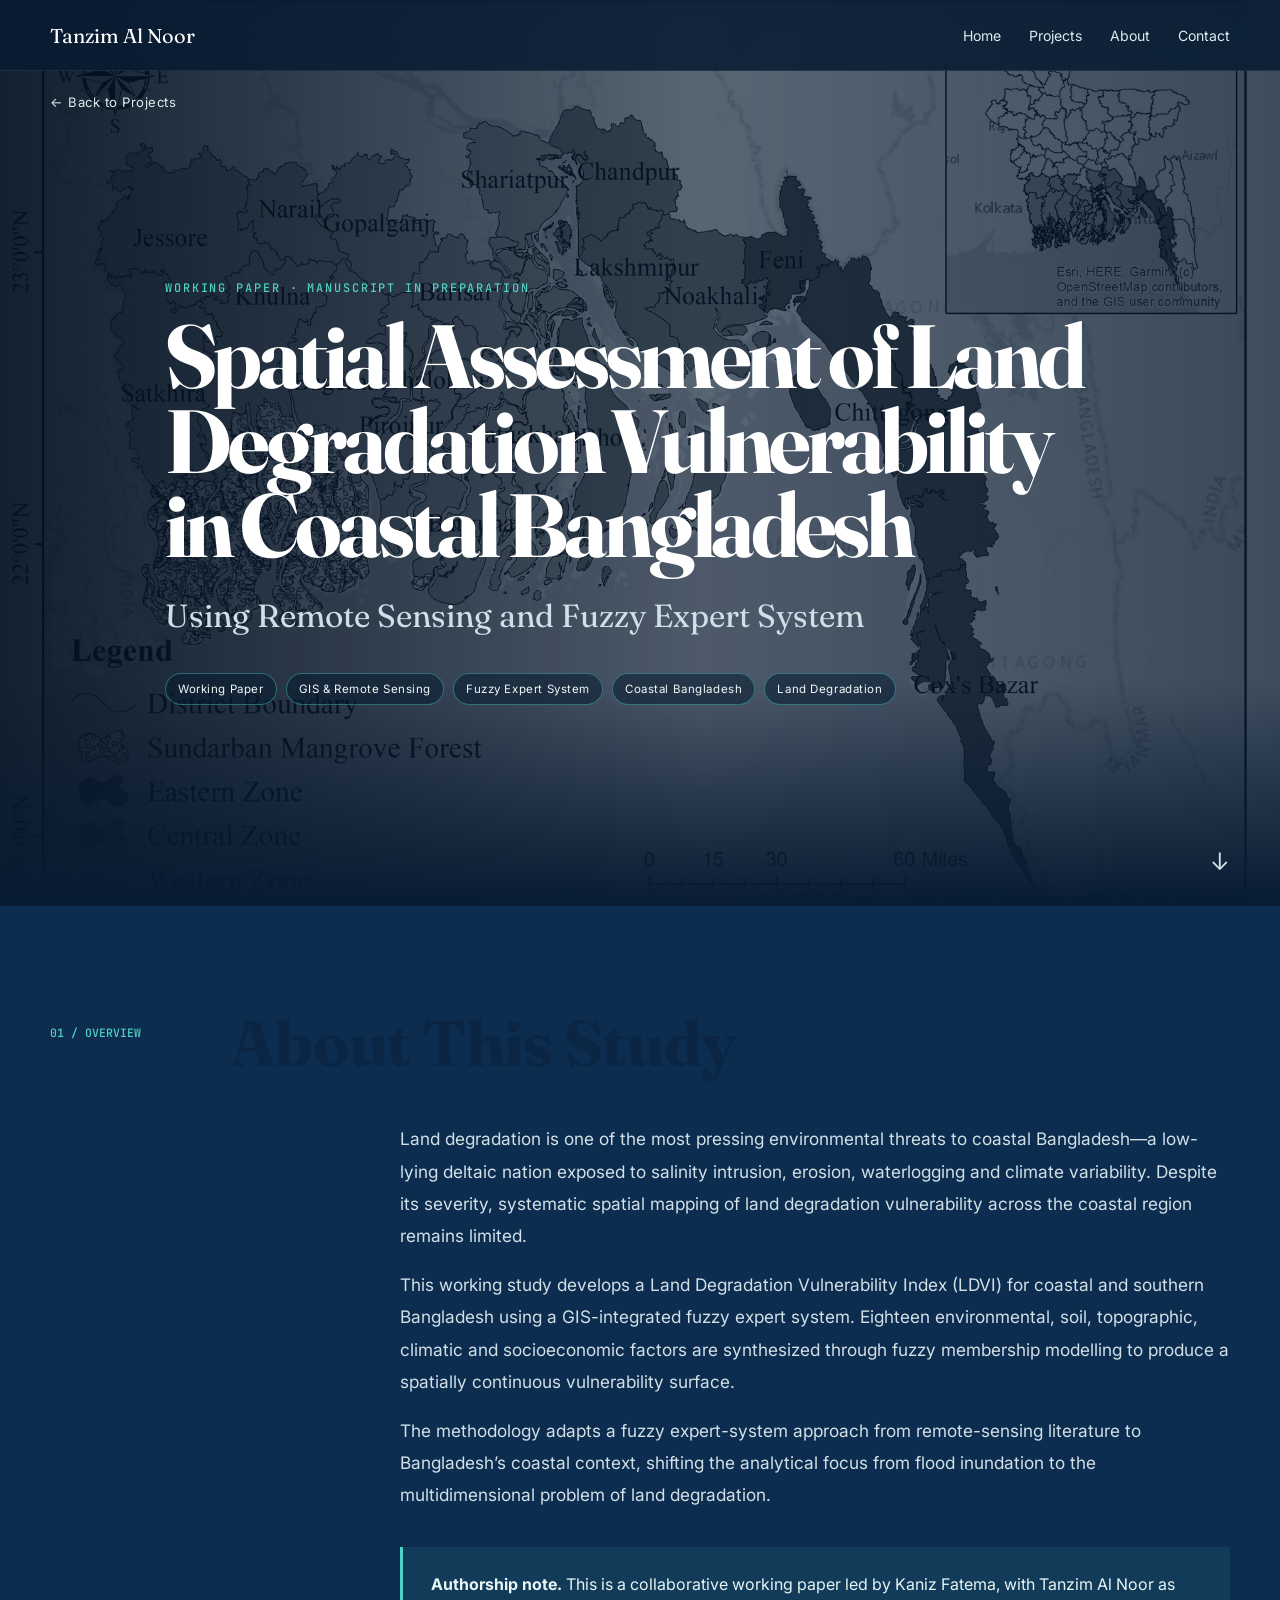
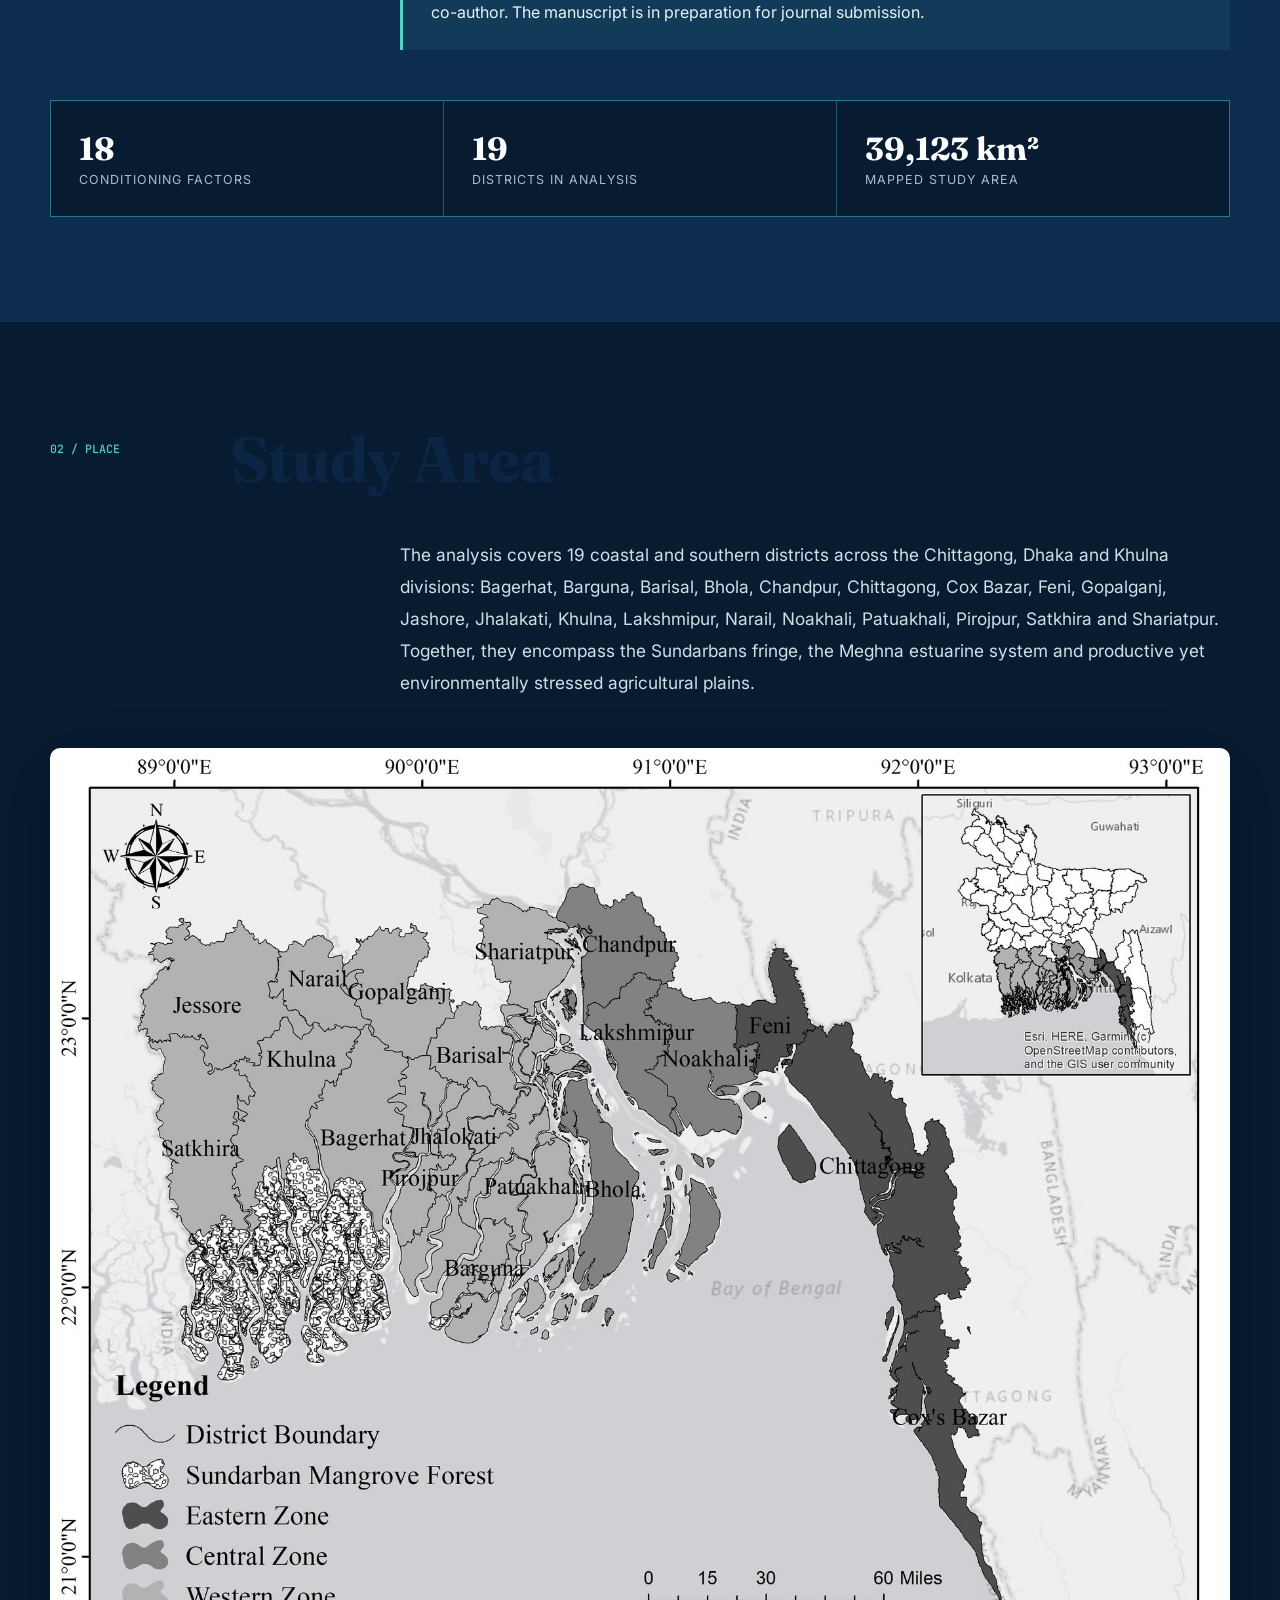
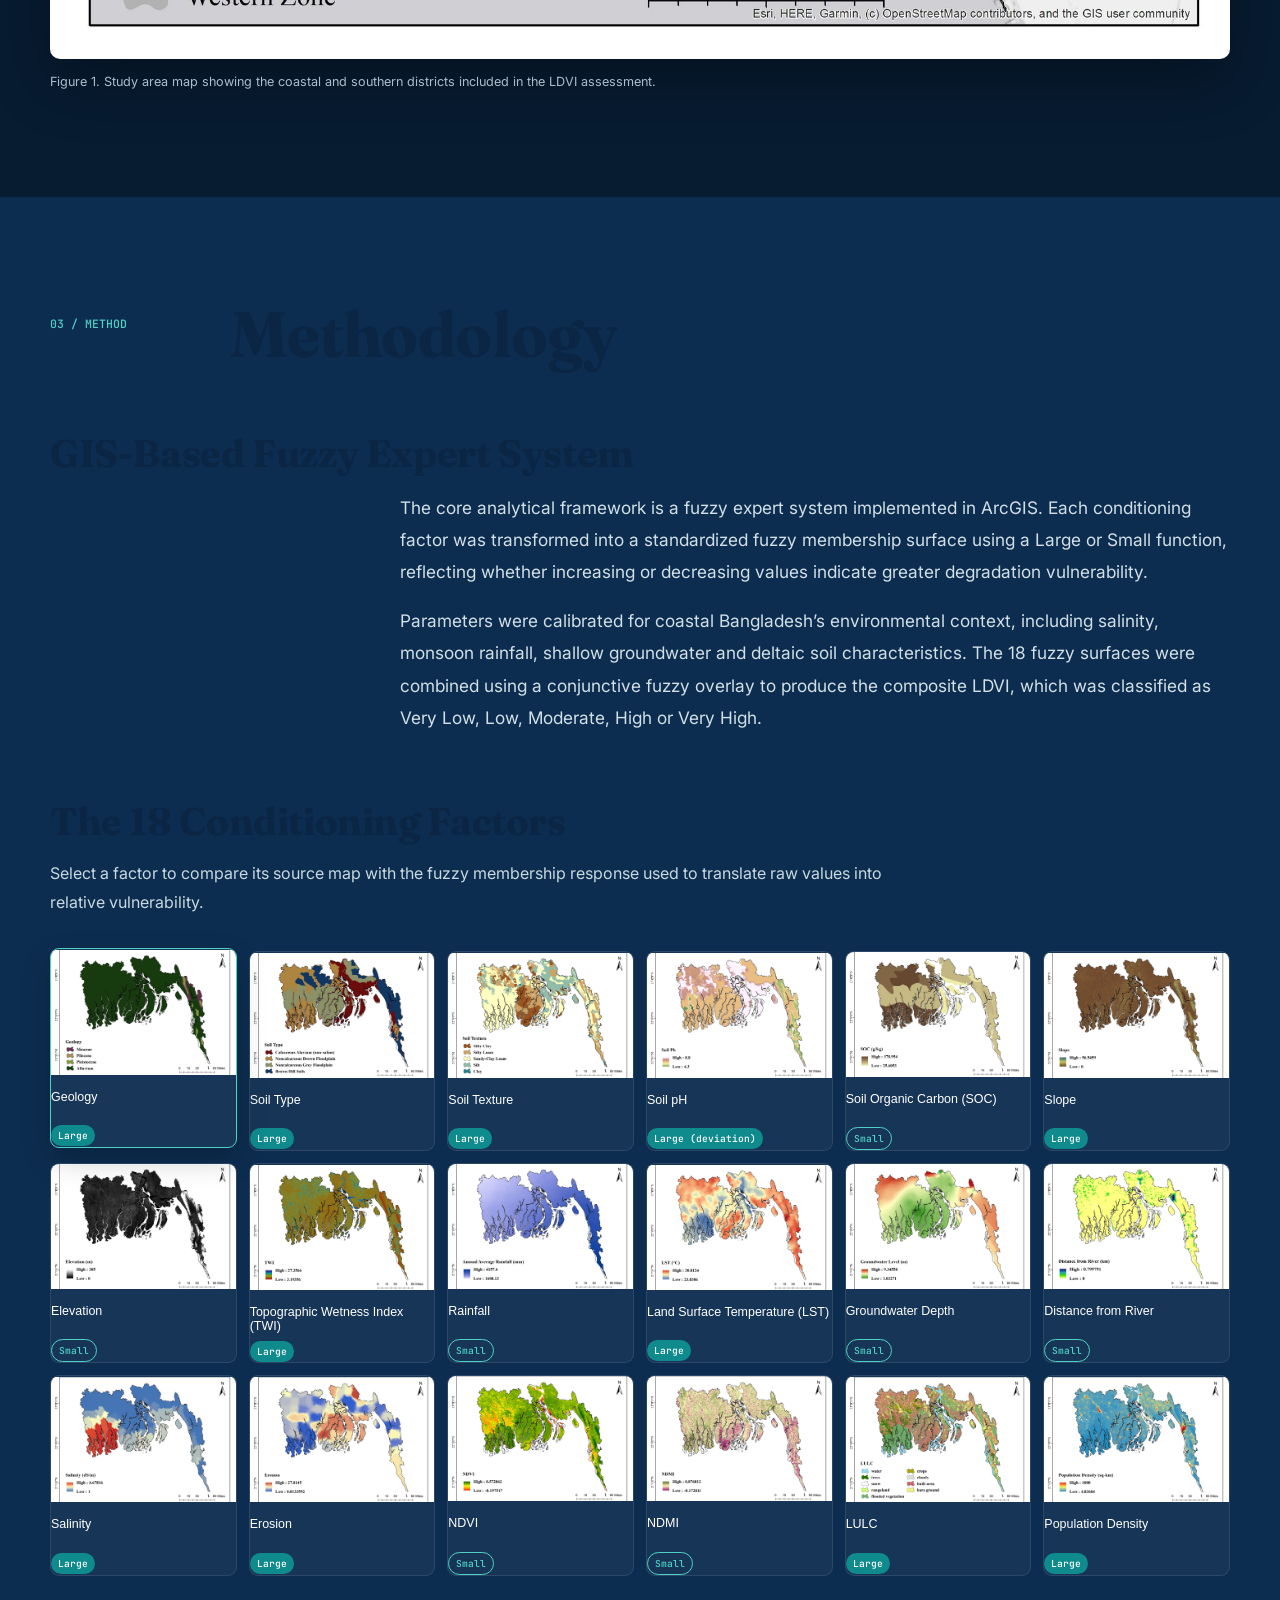
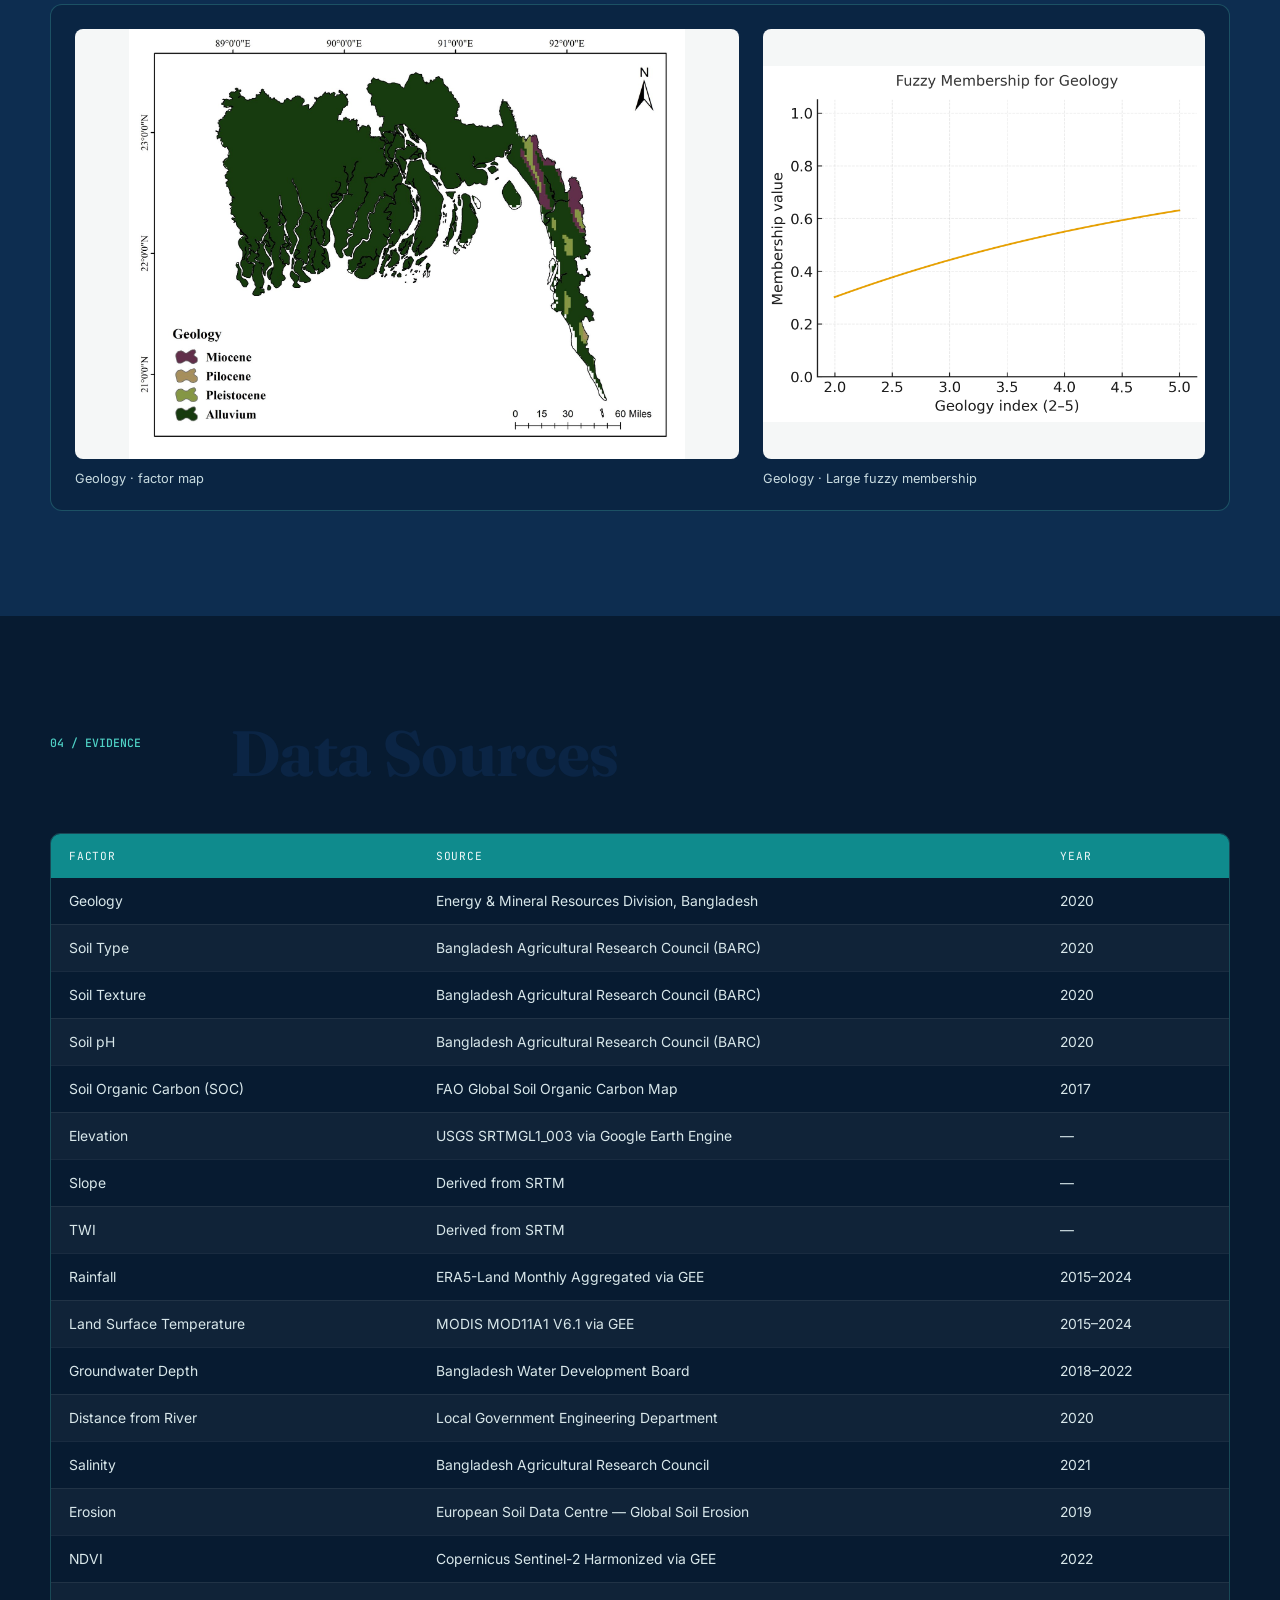
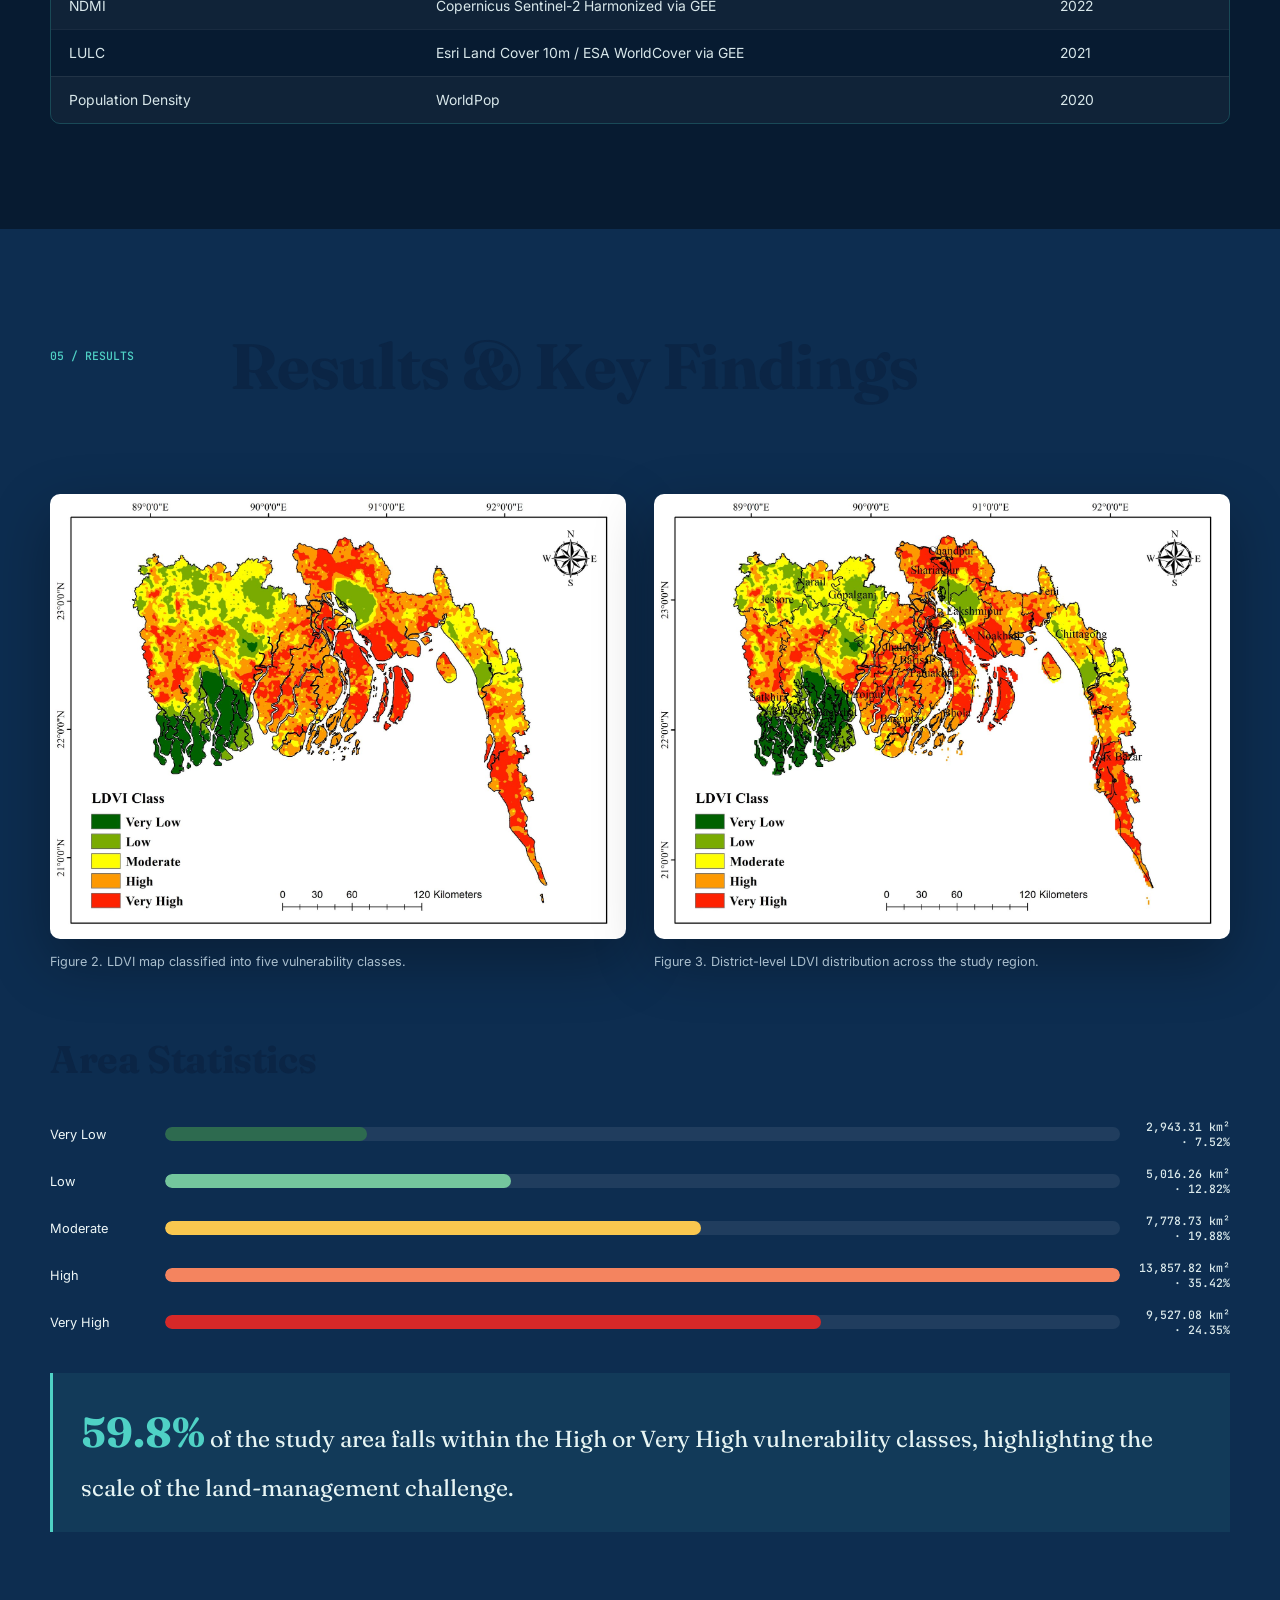
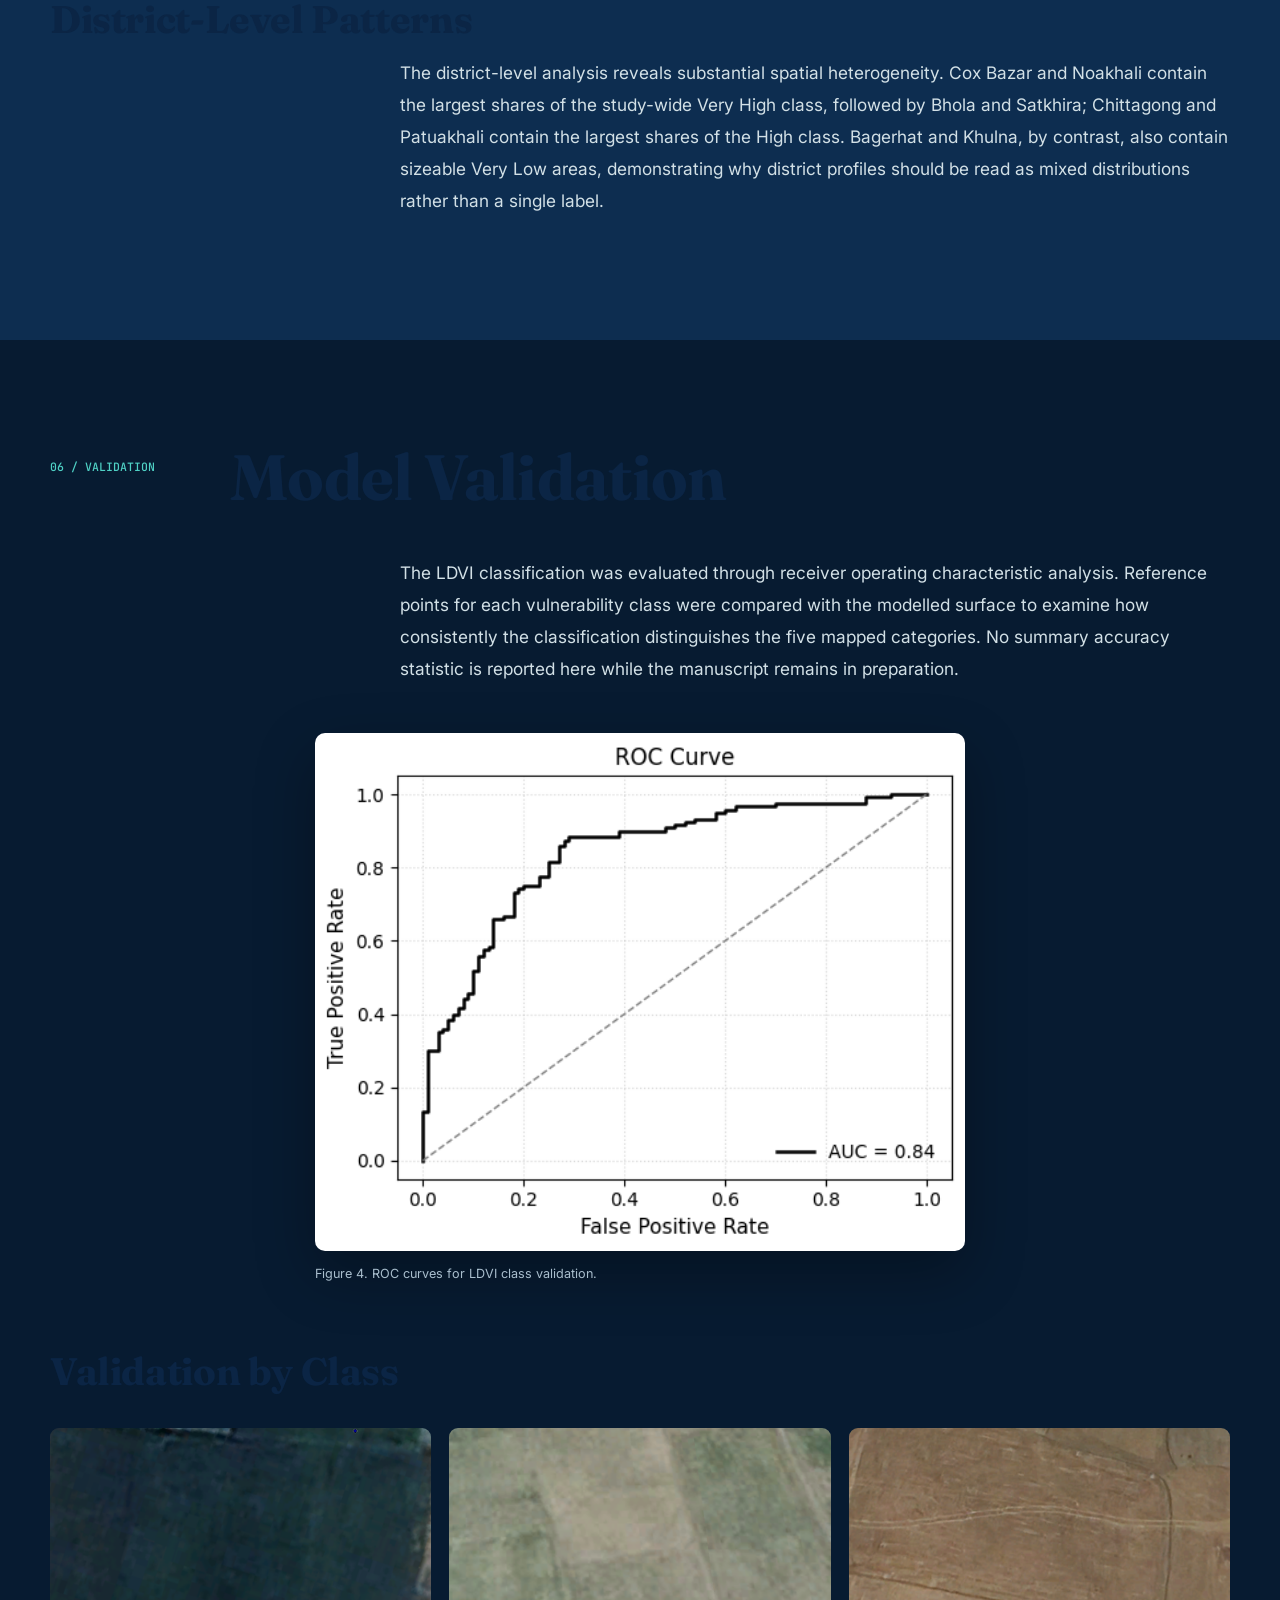
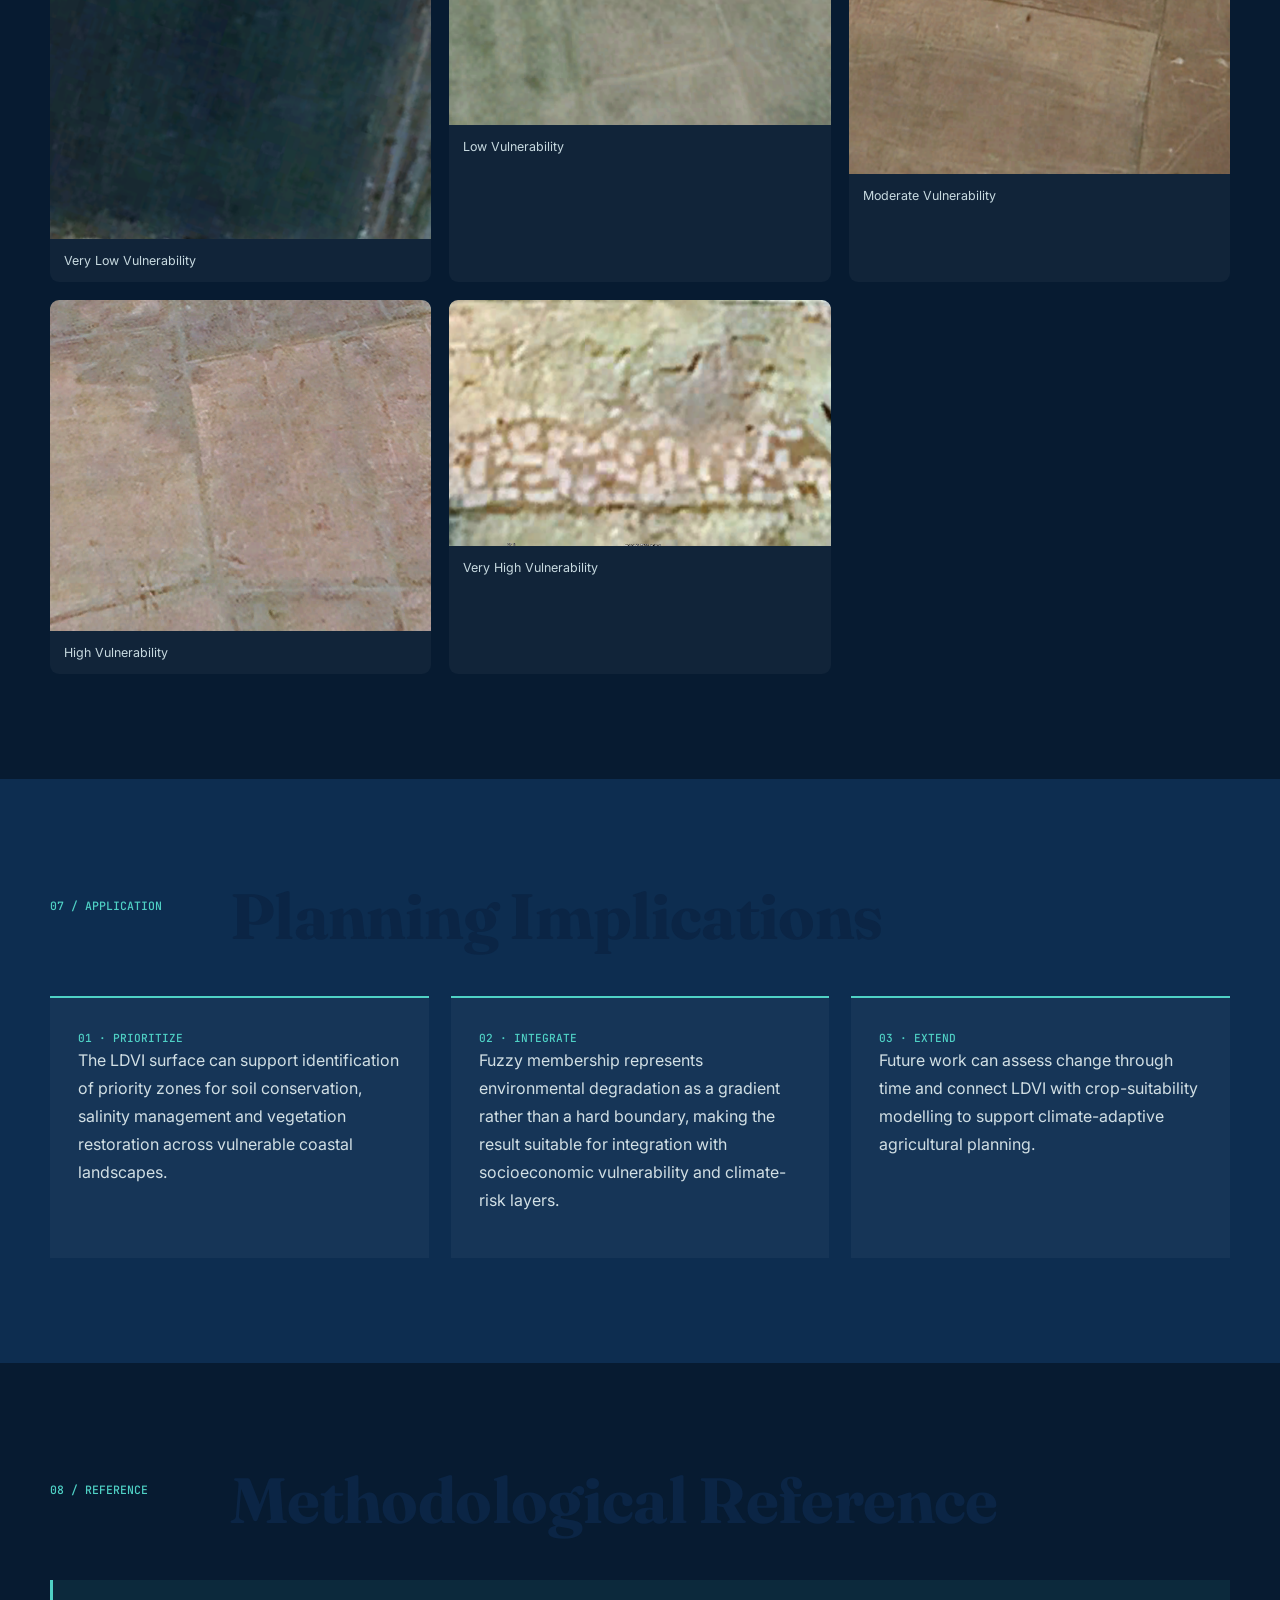
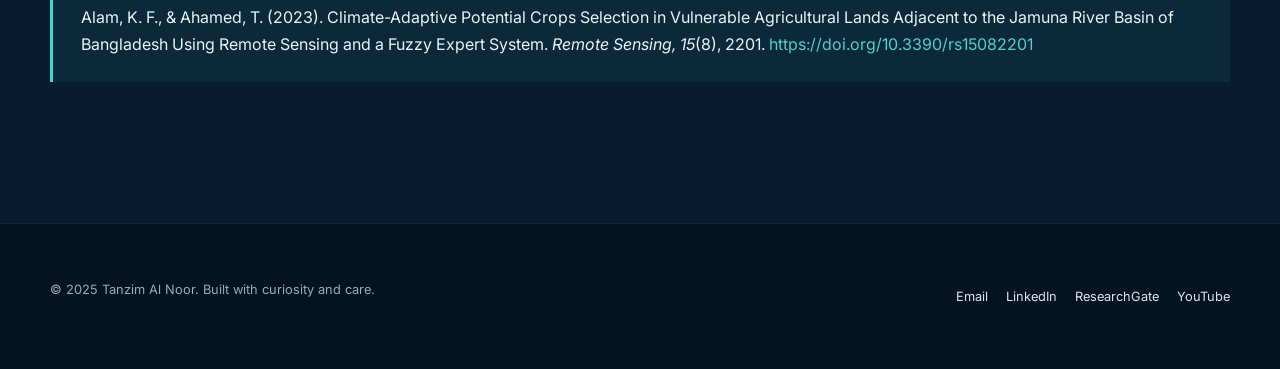
<file: projects/ldvi-coastal-bangladesh.html>
<!DOCTYPE html>
<html lang="en">
<head>
<meta charset="UTF-8">
<meta name="viewport" content="width=device-width, initial-scale=1.0">
<title>LDVI Coastal Bangladesh | Tanzim Al Noor</title>
<meta name="description" content="A GIS and remote-sensing assessment of land degradation vulnerability across coastal and southern Bangladesh using an 18-factor fuzzy expert system.">
<link rel="preconnect" href="https://fonts.googleapis.com">
<link rel="preconnect" href="https://fonts.gstatic.com" crossorigin>
<link href="https://fonts.googleapis.com/css2?family=Fraunces:opsz,wght@9..144,500;9..144,600;9..144,700&family=Inter:wght@400;500;600;700&family=JetBrains+Mono:wght@400;500&display=swap" rel="stylesheet">
<link rel="stylesheet" href="../styles.css">
<style>
:root{--ld-deep:#071b31;--ld-mid:#0d2d50;--ld-line:rgba(79,209,197,.25);--ld-muted:#a9becd}
.ld-hero h1{color:#fff}
body{overflow-x:hidden}
html{scroll-behavior:smooth}body{margin:0;background:var(--ld-deep);color:#eef7f7;font-family:Inter,sans-serif}.ld-page *{box-sizing:border-box}.ld-page h1,.ld-page h2,.ld-page h3{font-family:Fraunces,serif}.ld-wrap{width:min(1180px,calc(100% - 40px));margin:auto}.ld-nav{position:fixed;inset:0 0 auto;z-index:50;background:rgba(7,27,49,.86);backdrop-filter:blur(15px);border-bottom:1px solid rgba(255,255,255,.08)}.ld-nav-inner{height:70px;display:flex;align-items:center;justify-content:space-between}.ld-brand{color:#fff;text-decoration:none;font-family:Fraunces,serif;font-size:1.25rem}.ld-links{display:flex;gap:28px;list-style:none;margin:0;padding:0}.ld-links a{color:#dcebef;text-decoration:none;font-size:.88rem}.ld-links a:hover{color:var(--teal-light)}.nav-toggle{display:none;border:1px solid var(--ld-line);background:transparent;color:#fff;border-radius:7px;padding:8px}.nav-toggle svg{display:block;width:22px;height:22px}.ld-back{position:absolute;z-index:2;top:94px;left:max(20px,calc((100% - 1180px)/2));color:#d6efed;text-decoration:none;font-size:.82rem;letter-spacing:.04em}.ld-back:hover{color:var(--teal-light)}
.ld-hero{min-height:100svh;position:relative;display:grid;align-items:end;background:linear-gradient(90deg,rgba(4,18,34,.94),rgba(7,27,49,.65) 55%,rgba(7,27,49,.78)),url('../images/projects/ldvi/study area.jpg') center/cover}.ld-hero:after{content:"";position:absolute;inset:auto 0 0;height:25%;background:linear-gradient(transparent,var(--ld-deep))}.ld-hero-content{position:relative;z-index:2;padding:180px 0 105px;max-width:950px}.ld-kicker,.ld-eyebrow{font:500 .74rem/1.3 'JetBrains Mono',monospace;text-transform:uppercase;letter-spacing:.16em;color:var(--teal-light)}.ld-hero h1{font-size:clamp(2.8rem,7vw,6.3rem);line-height:.94;letter-spacing:-.045em;margin:18px 0 22px}.ld-subtitle{font-family:Fraunces,serif;font-size:clamp(1.25rem,2.5vw,2rem);color:#cce1e5;margin:0 0 30px}.ld-pills{display:flex;flex-wrap:wrap;gap:9px}.ld-pill{padding:8px 12px;border:1px solid rgba(79,209,197,.42);border-radius:999px;background:rgba(7,27,49,.55);font-size:.72rem;letter-spacing:.05em}.ld-scroll{position:absolute;z-index:3;bottom:30px;right:max(20px,calc((100% - 1180px)/2));color:#cce1e5;text-decoration:none;font-size:1.5rem;animation:ld-bob 1.8s infinite}@keyframes ld-bob{50%{transform:translateY(7px)}}
.ld-section{padding:105px 0;background:var(--ld-deep)}.ld-section:nth-of-type(even){background:var(--ld-mid)}.ld-section-head{display:grid;grid-template-columns:140px 1fr;gap:40px;margin-bottom:48px}.ld-number{font:500 .72rem 'JetBrains Mono',monospace;color:var(--teal-light);padding-top:14px}.ld-section h2{font-size:clamp(2.3rem,5vw,4.5rem);line-height:1;margin:0}.ld-copy{max-width:830px;margin-left:auto}.ld-copy p{font-size:1.08rem;line-height:1.86;color:#d2e0e6}.ld-note,.ld-callout,.ld-citation{margin:36px 0;padding:24px 28px;border-left:3px solid var(--teal-light);background:rgba(79,209,197,.075);color:#e7f5f4;line-height:1.7}.ld-facts{display:grid;grid-template-columns:repeat(3,1fr);gap:1px;background:var(--ld-line);border:1px solid var(--ld-line);margin-top:50px}.ld-fact{background:var(--ld-deep);padding:28px}.ld-fact strong{display:block;font-family:Fraunces,serif;font-size:2rem;color:#fff}.ld-fact span{font-size:.78rem;color:var(--ld-muted);text-transform:uppercase;letter-spacing:.08em}.ld-figure{margin:48px 0 0}.ld-figure img{display:block;width:100%;border-radius:10px;box-shadow:0 22px 60px rgba(0,0,0,.3)}.ld-figure figcaption{margin-top:14px;color:var(--ld-muted);font-size:.79rem;line-height:1.5}.ld-subhead{font-size:clamp(1.7rem,3vw,2.5rem);margin:65px 0 16px}.ld-intro{color:#c8d9df;line-height:1.8;max-width:850px}
.ld-factor-grid{display:grid;grid-template-columns:repeat(6,1fr);gap:12px;margin-top:34px}.ld-factor{appearance:none;padding:0;text-align:left;color:#fff;background:rgba(255,255,255,.045);border:1px solid rgba(255,255,255,.09);border-radius:9px;overflow:hidden;cursor:pointer;transition:.25s}.ld-factor:hover,.ld-factor[aria-selected="true"]{border-color:var(--teal-light);transform:translateY(-3px);box-shadow:0 12px 30px rgba(0,0,0,.2)}.ld-factor img{width:100%;height:125px;object-fit:cover;display:block}.ld-factor-info{padding:12px}.ld-factor-name{font-size:.78rem;display:block;min-height:2.2em}.ld-badge{display:inline-block;margin-top:8px;padding:4px 7px;border-radius:99px;font:500 .6rem 'JetBrains Mono',monospace}.ld-badge.large{background:var(--teal);color:white}.ld-badge.small{border:1px solid var(--teal-light);color:var(--teal-light)}.ld-detail{display:grid;grid-template-columns:1.2fr .8fr;gap:24px;margin-top:28px;padding:24px;background:rgba(0,0,0,.16);border:1px solid var(--ld-line);border-radius:12px}.ld-detail figure{margin:0}.ld-detail img{width:100%;height:430px;object-fit:contain;background:#f5f7f7;border-radius:8px}.ld-detail figcaption{margin-top:12px;color:#c9dce1;font-size:.8rem}.ld-table-wrap{overflow:auto;border:1px solid var(--ld-line);border-radius:10px;margin-top:35px}.ld-table{width:100%;border-collapse:collapse;min-width:720px}.ld-table th{padding:15px 18px;background:var(--teal);text-align:left;font:.7rem 'JetBrains Mono',monospace;text-transform:uppercase;letter-spacing:.07em}.ld-table td{padding:15px 18px;border-bottom:1px solid rgba(255,255,255,.07);font-size:.87rem;color:#d8e7ea}.ld-table tr:nth-child(even) td{background:rgba(255,255,255,.035)}.ld-table tr:last-child td{border:0}
.ld-results-grid{display:grid;grid-template-columns:1fr 1fr;gap:28px}.ld-bars{display:grid;gap:17px;margin-top:38px}.ld-bar-row{display:grid;grid-template-columns:100px 1fr 95px;align-items:center;gap:15px}.ld-bar-label{font-size:.8rem}.ld-track{height:14px;border-radius:99px;background:rgba(255,255,255,.08);overflow:hidden}.ld-fill{height:100%;width:var(--w);background:var(--c);border-radius:inherit}.ld-bar-value{text-align:right;font:500 .72rem 'JetBrains Mono',monospace;color:#d9e8ea}.ld-callout{font-family:Fraunces,serif;font-size:1.45rem}.ld-callout strong{font-size:1.8em;color:var(--teal-light)}.ld-validation{display:grid;grid-template-columns:repeat(3,1fr);gap:18px;margin-top:35px}.ld-validation figure{margin:0;background:rgba(255,255,255,.04);border-radius:9px;overflow:hidden}.ld-validation img{width:100%;display:block}.ld-validation figcaption{padding:14px;font-size:.78rem;color:#c8dae0}.ld-roc{max-width:650px;margin-inline:auto}.ld-implications{display:grid;grid-template-columns:repeat(3,1fr);gap:22px;margin-top:38px}.ld-implication{padding:28px;border-top:2px solid var(--teal-light);background:rgba(255,255,255,.04)}.ld-implication span{font:500 .7rem 'JetBrains Mono',monospace;color:var(--teal-light)}.ld-implication p{color:#d1dfe4;line-height:1.75}.ld-citation a{color:var(--teal-light)}.ld-footer{padding:55px 0;background:#041321;border-top:1px solid rgba(255,255,255,.08)}.ld-footer-inner{display:flex;justify-content:space-between;gap:30px;align-items:center}.ld-footer p{color:#98adb8;font-size:.8rem}.ld-social{display:flex;gap:18px;flex-wrap:wrap}.ld-social a{color:#d7e6e9;text-decoration:none;font-size:.8rem}.ld-social a:hover{color:var(--teal-light)}
@media(max-width:950px){.ld-factor-grid{grid-template-columns:repeat(3,1fr)}.ld-results-grid,.ld-implications{grid-template-columns:1fr}.ld-detail{grid-template-columns:1fr}.ld-detail img{height:auto}.ld-section-head{grid-template-columns:1fr;gap:12px}.ld-facts{grid-template-columns:1fr 1fr}.ld-links{display:none;position:absolute;top:70px;left:0;right:0;padding:24px 20px;background:#071b31;flex-direction:column}.ld-links.open{display:flex}.nav-toggle{display:block}}
@media(max-width:600px){.ld-wrap{width:min(100% - 28px,1180px)}.ld-hero-content{padding-bottom:100px}.ld-hero h1{font-size:2.75rem}.ld-section{padding:76px 0}.ld-factor-grid{grid-template-columns:repeat(2,1fr)}.ld-factor img{height:110px}.ld-facts{grid-template-columns:1fr}.ld-results-grid{gap:50px}.ld-bar-row{grid-template-columns:75px 1fr;gap:10px}.ld-bar-value{grid-column:2}.ld-validation{grid-template-columns:1fr 1fr}.ld-footer-inner{align-items:flex-start;flex-direction:column}.ld-back{top:88px}.ld-scroll{display:none}}
@media(max-width:600px){.ld-hero-content{width:calc(100vw - 28px);max-width:calc(100vw - 28px)}.ld-hero h1{font-size:1.9rem;line-height:1.02;overflow-wrap:anywhere}.ld-subtitle{font-size:1rem;overflow-wrap:anywhere}.ld-pills{max-width:100%}.nav-toggle{display:block!important}}
@media(prefers-reduced-motion:reduce){html{scroll-behavior:auto}.ld-scroll{animation:none}.ld-factor{transition:none}}
</style>
</head>
<body class="ld-page">
<nav class="ld-nav" aria-label="Primary navigation"><div class="ld-wrap ld-nav-inner"><a class="ld-brand" href="../index.html">Tanzim Al Noor</a><ul class="ld-links"><li><a href="../index.html">Home</a></li><li><a href="../index.html#projects">Projects</a></li><li><a href="../index.html#about">About</a></li><li><a href="../index.html#contact">Contact</a></li></ul><button class="nav-toggle" type="button" aria-label="Toggle navigation" aria-expanded="false"><svg viewBox="0 0 24 24" fill="none" stroke="currentColor" stroke-width="2"><path d="M4 6h16M4 12h16M4 18h16"/></svg></button></div></nav>
<main>
<section class="ld-hero" id="top"><a class="ld-back" href="../index.html#projects">← Back to Projects</a><div class="ld-wrap ld-hero-content"><span class="ld-kicker">Working Paper · Manuscript in Preparation</span><h1>Spatial Assessment of Land Degradation Vulnerability in Coastal Bangladesh</h1><p class="ld-subtitle">Using Remote Sensing and Fuzzy Expert System</p><div class="ld-pills"><span class="ld-pill">Working Paper</span><span class="ld-pill">GIS &amp; Remote Sensing</span><span class="ld-pill">Fuzzy Expert System</span><span class="ld-pill">Coastal Bangladesh</span><span class="ld-pill">Land Degradation</span></div></div><a class="ld-scroll" href="#overview" aria-label="Scroll to project overview">↓</a></section>

<section class="ld-section" id="overview"><div class="ld-wrap"><header class="ld-section-head"><span class="ld-number">01 / OVERVIEW</span><h2>About This Study</h2></header><div class="ld-copy"><p>Land degradation is one of the most pressing environmental threats to coastal Bangladesh—a low-lying deltaic nation exposed to salinity intrusion, erosion, waterlogging and climate variability. Despite its severity, systematic spatial mapping of land degradation vulnerability across the coastal region remains limited.</p><p>This working study develops a Land Degradation Vulnerability Index (LDVI) for coastal and southern Bangladesh using a GIS-integrated fuzzy expert system. Eighteen environmental, soil, topographic, climatic and socioeconomic factors are synthesized through fuzzy membership modelling to produce a spatially continuous vulnerability surface.</p><p>The methodology adapts a fuzzy expert-system approach from remote-sensing literature to Bangladesh’s coastal context, shifting the analytical focus from flood inundation to the multidimensional problem of land degradation.</p><aside class="ld-note"><strong>Authorship note.</strong> This is a collaborative working paper led by Kaniz Fatema, with Tanzim Al Noor as co-author. The manuscript is in preparation for journal submission.</aside></div><div class="ld-facts"><div class="ld-fact"><strong>18</strong><span>conditioning factors</span></div><div class="ld-fact"><strong>19</strong><span>districts in analysis</span></div><div class="ld-fact"><strong>39,123 km²</strong><span>mapped study area</span></div></div></div></section>

<section class="ld-section" id="study-area"><div class="ld-wrap"><header class="ld-section-head"><span class="ld-number">02 / PLACE</span><h2>Study Area</h2></header><div class="ld-copy"><p>The analysis covers 19 coastal and southern districts across the Chittagong, Dhaka and Khulna divisions: Bagerhat, Barguna, Barisal, Bhola, Chandpur, Chittagong, Cox Bazar, Feni, Gopalganj, Jashore, Jhalakati, Khulna, Lakshmipur, Narail, Noakhali, Patuakhali, Pirojpur, Satkhira and Shariatpur. Together, they encompass the Sundarbans fringe, the Meghna estuarine system and productive yet environmentally stressed agricultural plains.</p></div><figure class="ld-figure"><img src="../images/projects/ldvi/study area.jpg" alt="Map locating the coastal and southern districts included in the LDVI analysis" loading="lazy"><figcaption>Figure 1. Study area map showing the coastal and southern districts included in the LDVI assessment.</figcaption></figure></div></section>

<section class="ld-section" id="method"><div class="ld-wrap"><header class="ld-section-head"><span class="ld-number">03 / METHOD</span><h2>Methodology</h2></header><h3 class="ld-subhead">GIS-Based Fuzzy Expert System</h3><div class="ld-copy"><p>The core analytical framework is a fuzzy expert system implemented in ArcGIS. Each conditioning factor was transformed into a standardized fuzzy membership surface using a Large or Small function, reflecting whether increasing or decreasing values indicate greater degradation vulnerability.</p><p>Parameters were calibrated for coastal Bangladesh’s environmental context, including salinity, monsoon rainfall, shallow groundwater and deltaic soil characteristics. The 18 fuzzy surfaces were combined using a conjunctive fuzzy overlay to produce the composite LDVI, which was classified as Very Low, Low, Moderate, High or Very High.</p></div><h3 class="ld-subhead">The 18 Conditioning Factors</h3><p class="ld-intro">Select a factor to compare its source map with the fuzzy membership response used to translate raw values into relative vulnerability.</p><div class="ld-factor-grid" id="factorGrid" aria-label="LDVI conditioning factors"></div><div class="ld-detail" aria-live="polite"><figure><img id="detailMap" src="../images/projects/ldvi/geology.jpg" alt="Geology factor map"><figcaption id="detailMapCaption">Geology · factor map</figcaption></figure><figure><img id="detailGraph" src="../images/projects/ldvi/geology_membership.png" alt="Geology fuzzy membership graph"><figcaption id="detailGraphCaption">Geology · Large fuzzy membership</figcaption></figure></div></div></section>

<section class="ld-section" id="data"><div class="ld-wrap"><header class="ld-section-head"><span class="ld-number">04 / EVIDENCE</span><h2>Data Sources</h2></header><div class="ld-table-wrap"><table class="ld-table"><thead><tr><th>Factor</th><th>Source</th><th>Year</th></tr></thead><tbody>
<tr><td>Geology</td><td>Energy &amp; Mineral Resources Division, Bangladesh</td><td>2020</td></tr><tr><td>Soil Type</td><td>Bangladesh Agricultural Research Council (BARC)</td><td>2020</td></tr><tr><td>Soil Texture</td><td>Bangladesh Agricultural Research Council (BARC)</td><td>2020</td></tr><tr><td>Soil pH</td><td>Bangladesh Agricultural Research Council (BARC)</td><td>2020</td></tr><tr><td>Soil Organic Carbon (SOC)</td><td>FAO Global Soil Organic Carbon Map</td><td>2017</td></tr><tr><td>Elevation</td><td>USGS SRTMGL1_003 via Google Earth Engine</td><td>—</td></tr><tr><td>Slope</td><td>Derived from SRTM</td><td>—</td></tr><tr><td>TWI</td><td>Derived from SRTM</td><td>—</td></tr><tr><td>Rainfall</td><td>ERA5-Land Monthly Aggregated via GEE</td><td>2015–2024</td></tr><tr><td>Land Surface Temperature</td><td>MODIS MOD11A1 V6.1 via GEE</td><td>2015–2024</td></tr><tr><td>Groundwater Depth</td><td>Bangladesh Water Development Board</td><td>2018–2022</td></tr><tr><td>Distance from River</td><td>Local Government Engineering Department</td><td>2020</td></tr><tr><td>Salinity</td><td>Bangladesh Agricultural Research Council</td><td>2021</td></tr><tr><td>Erosion</td><td>European Soil Data Centre — Global Soil Erosion</td><td>2019</td></tr><tr><td>NDVI</td><td>Copernicus Sentinel-2 Harmonized via GEE</td><td>2022</td></tr><tr><td>NDMI</td><td>Copernicus Sentinel-2 Harmonized via GEE</td><td>2022</td></tr><tr><td>LULC</td><td>Esri Land Cover 10m / ESA WorldCover via GEE</td><td>2021</td></tr><tr><td>Population Density</td><td>WorldPop</td><td>2020</td></tr>
</tbody></table></div></div></section>

<section class="ld-section" id="results"><div class="ld-wrap"><header class="ld-section-head"><span class="ld-number">05 / RESULTS</span><h2>Results &amp; Key Findings</h2></header><div class="ld-results-grid"><figure class="ld-figure"><img src="../images/projects/ldvi/ldvi_map.jpg" alt="Overall land degradation vulnerability index map" loading="lazy"><figcaption>Figure 2. LDVI map classified into five vulnerability classes.</figcaption></figure><figure class="ld-figure"><img src="../images/projects/ldvi/ldvi_map_district.jpg" alt="District-level land degradation vulnerability index map" loading="lazy"><figcaption>Figure 3. District-level LDVI distribution across the study region.</figcaption></figure></div><h3 class="ld-subhead">Area Statistics</h3><div class="ld-bars" aria-label="Area by LDVI class"><div class="ld-bar-row"><span class="ld-bar-label">Very Low</span><div class="ld-track"><div class="ld-fill" style="--w:21.2%;--c:#2d6a4f"></div></div><span class="ld-bar-value">2,943.31 km² · 7.52%</span></div><div class="ld-bar-row"><span class="ld-bar-label">Low</span><div class="ld-track"><div class="ld-fill" style="--w:36.2%;--c:#74c69d"></div></div><span class="ld-bar-value">5,016.26 km² · 12.82%</span></div><div class="ld-bar-row"><span class="ld-bar-label">Moderate</span><div class="ld-track"><div class="ld-fill" style="--w:56.1%;--c:#f9c74f"></div></div><span class="ld-bar-value">7,778.73 km² · 19.88%</span></div><div class="ld-bar-row"><span class="ld-bar-label">High</span><div class="ld-track"><div class="ld-fill" style="--w:100%;--c:#f4845f"></div></div><span class="ld-bar-value">13,857.82 km² · 35.42%</span></div><div class="ld-bar-row"><span class="ld-bar-label">Very High</span><div class="ld-track"><div class="ld-fill" style="--w:68.7%;--c:#d62828"></div></div><span class="ld-bar-value">9,527.08 km² · 24.35%</span></div></div><aside class="ld-callout"><strong>59.8%</strong> of the study area falls within the High or Very High vulnerability classes, highlighting the scale of the land-management challenge.</aside><h3 class="ld-subhead">District-Level Patterns</h3><div class="ld-copy"><p>The district-level analysis reveals substantial spatial heterogeneity. Cox Bazar and Noakhali contain the largest shares of the study-wide Very High class, followed by Bhola and Satkhira; Chittagong and Patuakhali contain the largest shares of the High class. Bagerhat and Khulna, by contrast, also contain sizeable Very Low areas, demonstrating why district profiles should be read as mixed distributions rather than a single label.</p></div></div></section>

<section class="ld-section" id="validation"><div class="ld-wrap"><header class="ld-section-head"><span class="ld-number">06 / VALIDATION</span><h2>Model Validation</h2></header><div class="ld-copy"><p>The LDVI classification was evaluated through receiver operating characteristic analysis. Reference points for each vulnerability class were compared with the modelled surface to examine how consistently the classification distinguishes the five mapped categories. No summary accuracy statistic is reported here while the manuscript remains in preparation.</p></div><figure class="ld-figure ld-roc"><img src="../images/projects/ldvi/roc curve.png" alt="ROC curves used for LDVI model validation" loading="lazy"><figcaption>Figure 4. ROC curves for LDVI class validation.</figcaption></figure><h3 class="ld-subhead">Validation by Class</h3><div class="ld-validation"><figure><img src="../images/projects/ldvi/Very Low.png" alt="Very Low LDVI validation" loading="lazy"><figcaption>Very Low Vulnerability</figcaption></figure><figure><img src="../images/projects/ldvi/Low.png" alt="Low LDVI validation" loading="lazy"><figcaption>Low Vulnerability</figcaption></figure><figure><img src="../images/projects/ldvi/Moderate.png" alt="Moderate LDVI validation" loading="lazy"><figcaption>Moderate Vulnerability</figcaption></figure><figure><img src="../images/projects/ldvi/High.png" alt="High LDVI validation" loading="lazy"><figcaption>High Vulnerability</figcaption></figure><figure><img src="../images/projects/ldvi/Very High.png" alt="Very High LDVI validation" loading="lazy"><figcaption>Very High Vulnerability</figcaption></figure></div></div></section>

<section class="ld-section" id="implications"><div class="ld-wrap"><header class="ld-section-head"><span class="ld-number">07 / APPLICATION</span><h2>Planning Implications</h2></header><div class="ld-implications"><article class="ld-implication"><span>01 · PRIORITIZE</span><p>The LDVI surface can support identification of priority zones for soil conservation, salinity management and vegetation restoration across vulnerable coastal landscapes.</p></article><article class="ld-implication"><span>02 · INTEGRATE</span><p>Fuzzy membership represents environmental degradation as a gradient rather than a hard boundary, making the result suitable for integration with socioeconomic vulnerability and climate-risk layers.</p></article><article class="ld-implication"><span>03 · EXTEND</span><p>Future work can assess change through time and connect LDVI with crop-suitability modelling to support climate-adaptive agricultural planning.</p></article></div></div></section>

<section class="ld-section" id="reference"><div class="ld-wrap"><header class="ld-section-head"><span class="ld-number">08 / REFERENCE</span><h2>Methodological Reference</h2></header><div class="ld-citation">Alam, K. F., &amp; Ahamed, T. (2023). Climate-Adaptive Potential Crops Selection in Vulnerable Agricultural Lands Adjacent to the Jamuna River Basin of Bangladesh Using Remote Sensing and a Fuzzy Expert System. <em>Remote Sensing, 15</em>(8), 2201. <a href="https://doi.org/10.3390/rs15082201" target="_blank" rel="noopener">https://doi.org/10.3390/rs15082201</a></div></div></section>
</main>
<footer class="ld-footer"><div class="ld-wrap ld-footer-inner"><p>© 2025 Tanzim Al Noor. Built with curiosity and care.</p><div class="ld-social"><a href="mailto:tanzim11033@gmail.com">Email</a><a href="https://www.linkedin.com/in/tanzim-al-noor-0a78561b3" target="_blank" rel="noopener">LinkedIn</a><a href="https://www.researchgate.net/profile/Tanzim-Al-Noor-2" target="_blank" rel="noopener">ResearchGate</a><a href="https://www.youtube.com/@TanzimAlNoor" target="_blank" rel="noopener">YouTube</a></div></div></footer>
<script>
const factors=[
['Geology','geology.jpg','geology_membership.png','Large'],['Soil Type','soil type.jpg','soiltype_membership.png','Large'],['Soil Texture','soil texture.jpg','soiltexture_membership.png','Large'],['Soil pH','ph.jpg','soilpH_membership.png','Large (deviation)'],['Soil Organic Carbon (SOC)','soc.jpg','soc_membership.png','Small'],['Slope','slope.jpg','slope_membership.png','Large'],['Elevation','elevation.jpg','elevation_membership.png','Small'],['Topographic Wetness Index (TWI)','twi.jpg','twi_membership.png','Large'],['Rainfall','rainfall.jpg','rainfall_membership.png','Small'],['Land Surface Temperature (LST)','lst.jpg','lst_membership.png','Large'],['Groundwater Depth','groundwater.jpg','gwdepth_membership.png','Small'],['Distance from River','distance from river.jpg','distance_membership.png','Small'],['Salinity','salinity.jpg','salinity_membership.png','Large'],['Erosion','erosion.jpg','erosion_membership.png','Large'],['NDVI','NDVI.jpg','ndvi_membership.png','Small'],['NDMI','NDMI.jpg','ndmi_membership.png','Small'],['LULC','LULC.jpg','lulc_membership.png','Large'],['Population Density','pop density.jpg','popdensity_membership.png','Large']];
const base='../images/projects/ldvi/';const grid=document.getElementById('factorGrid');const map=document.getElementById('detailMap');const graph=document.getElementById('detailGraph');const mapCap=document.getElementById('detailMapCaption');const graphCap=document.getElementById('detailGraphCaption');
factors.forEach((f,i)=>{const b=document.createElement('button');b.className='ld-factor';b.type='button';b.setAttribute('aria-selected',i===0?'true':'false');b.innerHTML=`<img src="${base+f[1]}" alt="" loading="lazy"><span class="ld-factor-info"><span class="ld-factor-name">${f[0]}</span><span class="ld-badge ${f[3].startsWith('Small')?'small':'large'}">${f[3]}</span></span>`;b.addEventListener('click',()=>{grid.querySelectorAll('.ld-factor').forEach(x=>x.setAttribute('aria-selected','false'));b.setAttribute('aria-selected','true');map.src=base+f[1];map.alt=f[0]+' factor map';graph.src=base+f[2];graph.alt=f[0]+' fuzzy membership graph';mapCap.textContent=f[0]+' · factor map';graphCap.textContent=f[0]+' · '+f[3]+' fuzzy membership';document.querySelector('.ld-detail').scrollIntoView({behavior:'smooth',block:'nearest'})});grid.appendChild(b)});
const btn=document.querySelector('.nav-toggle');if(btn&&!btn.dataset.navInit){btn.dataset.navInit='true';btn.addEventListener('click',()=>{const links=document.querySelector('.ld-links');const open=links.classList.toggle('open');btn.setAttribute('aria-expanded',String(open))});document.querySelectorAll('.ld-links a').forEach(a=>a.addEventListener('click',()=>{document.querySelector('.ld-links').classList.remove('open');btn.setAttribute('aria-expanded','false')}))}
</script>
</body>
</html>
</file>
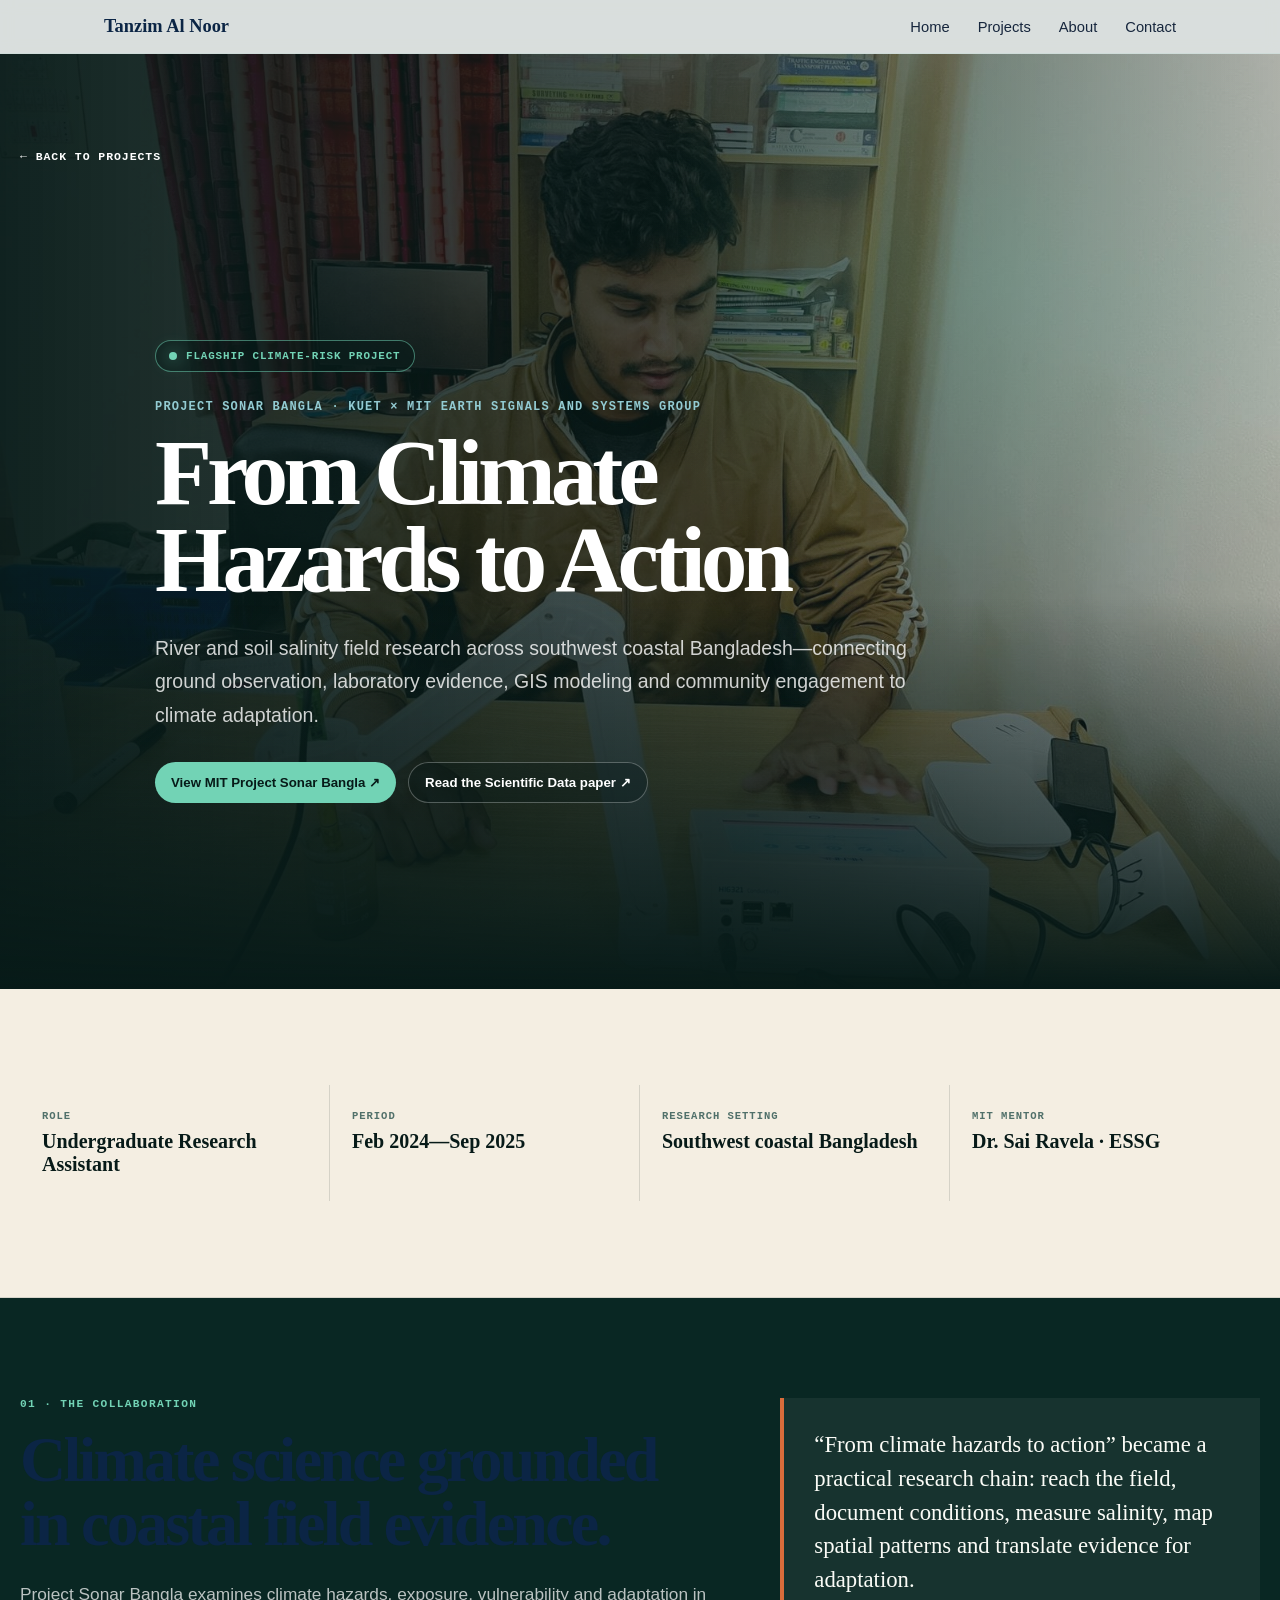
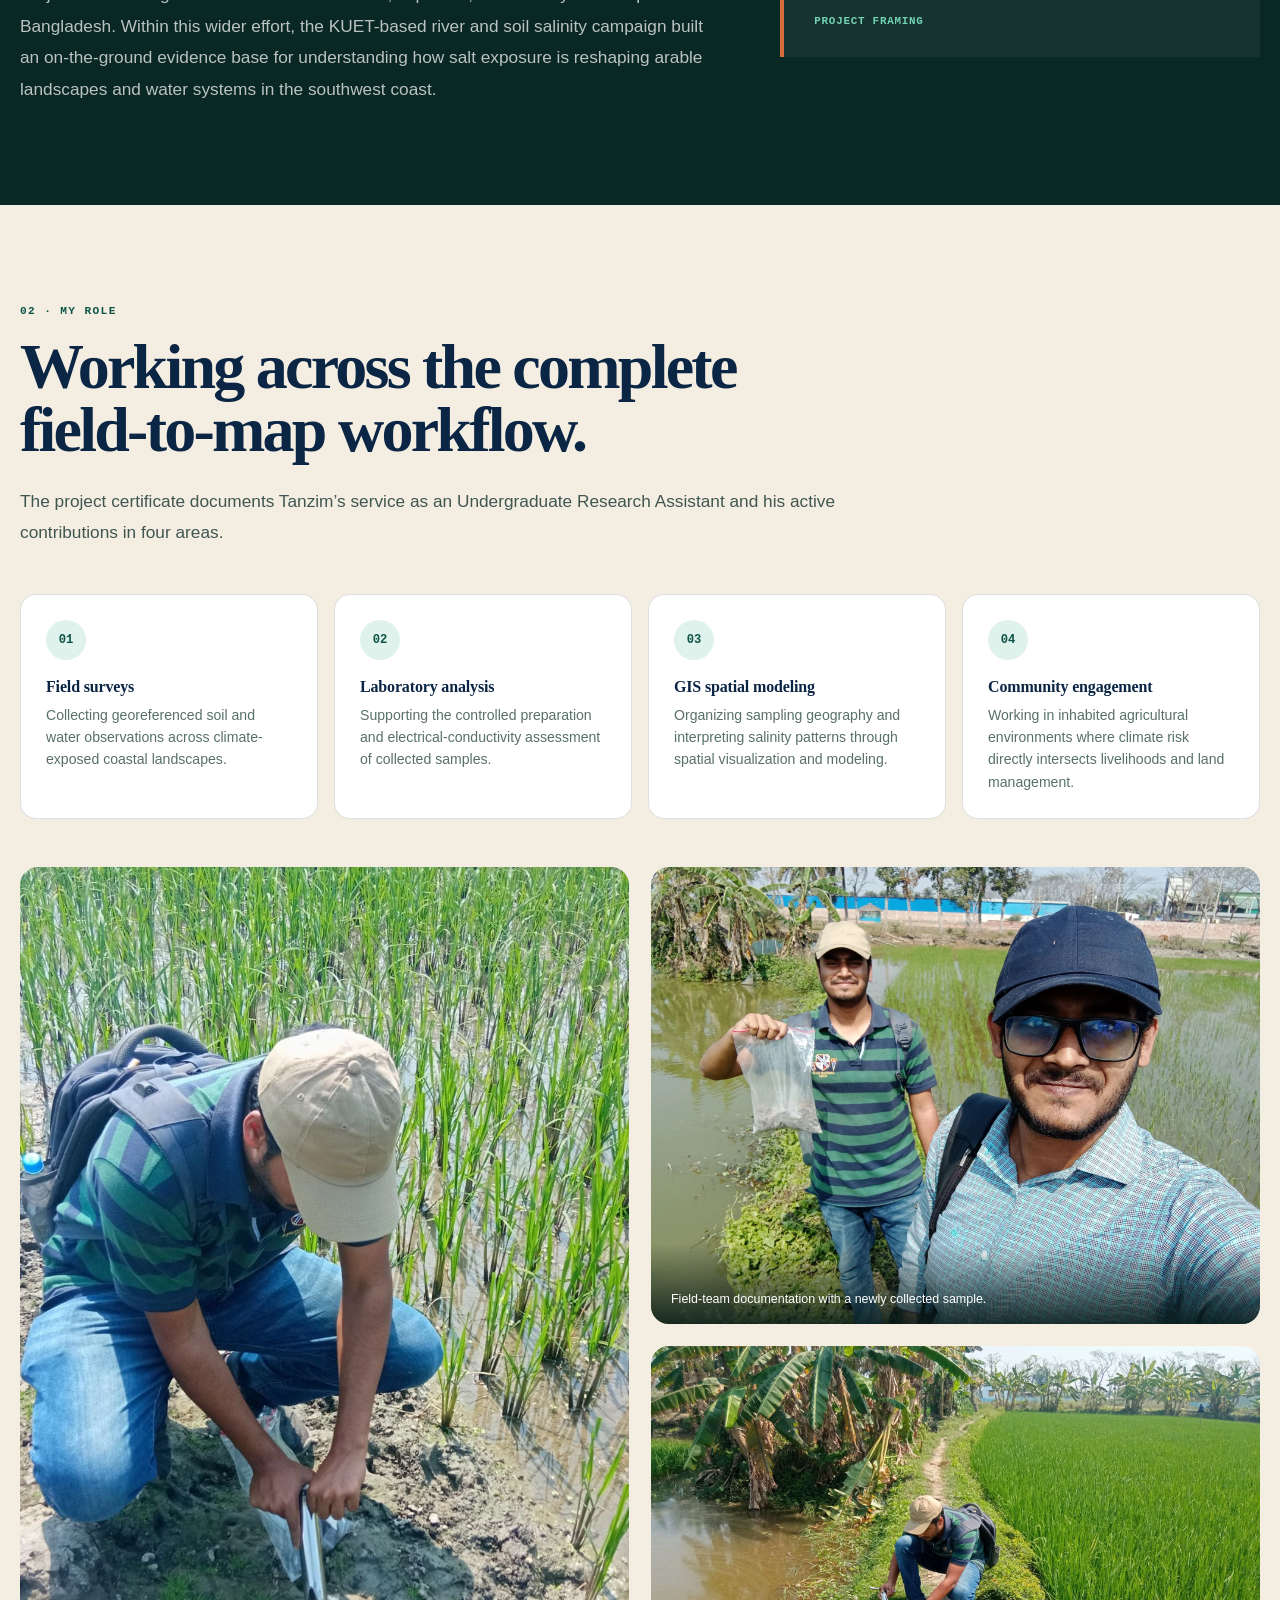
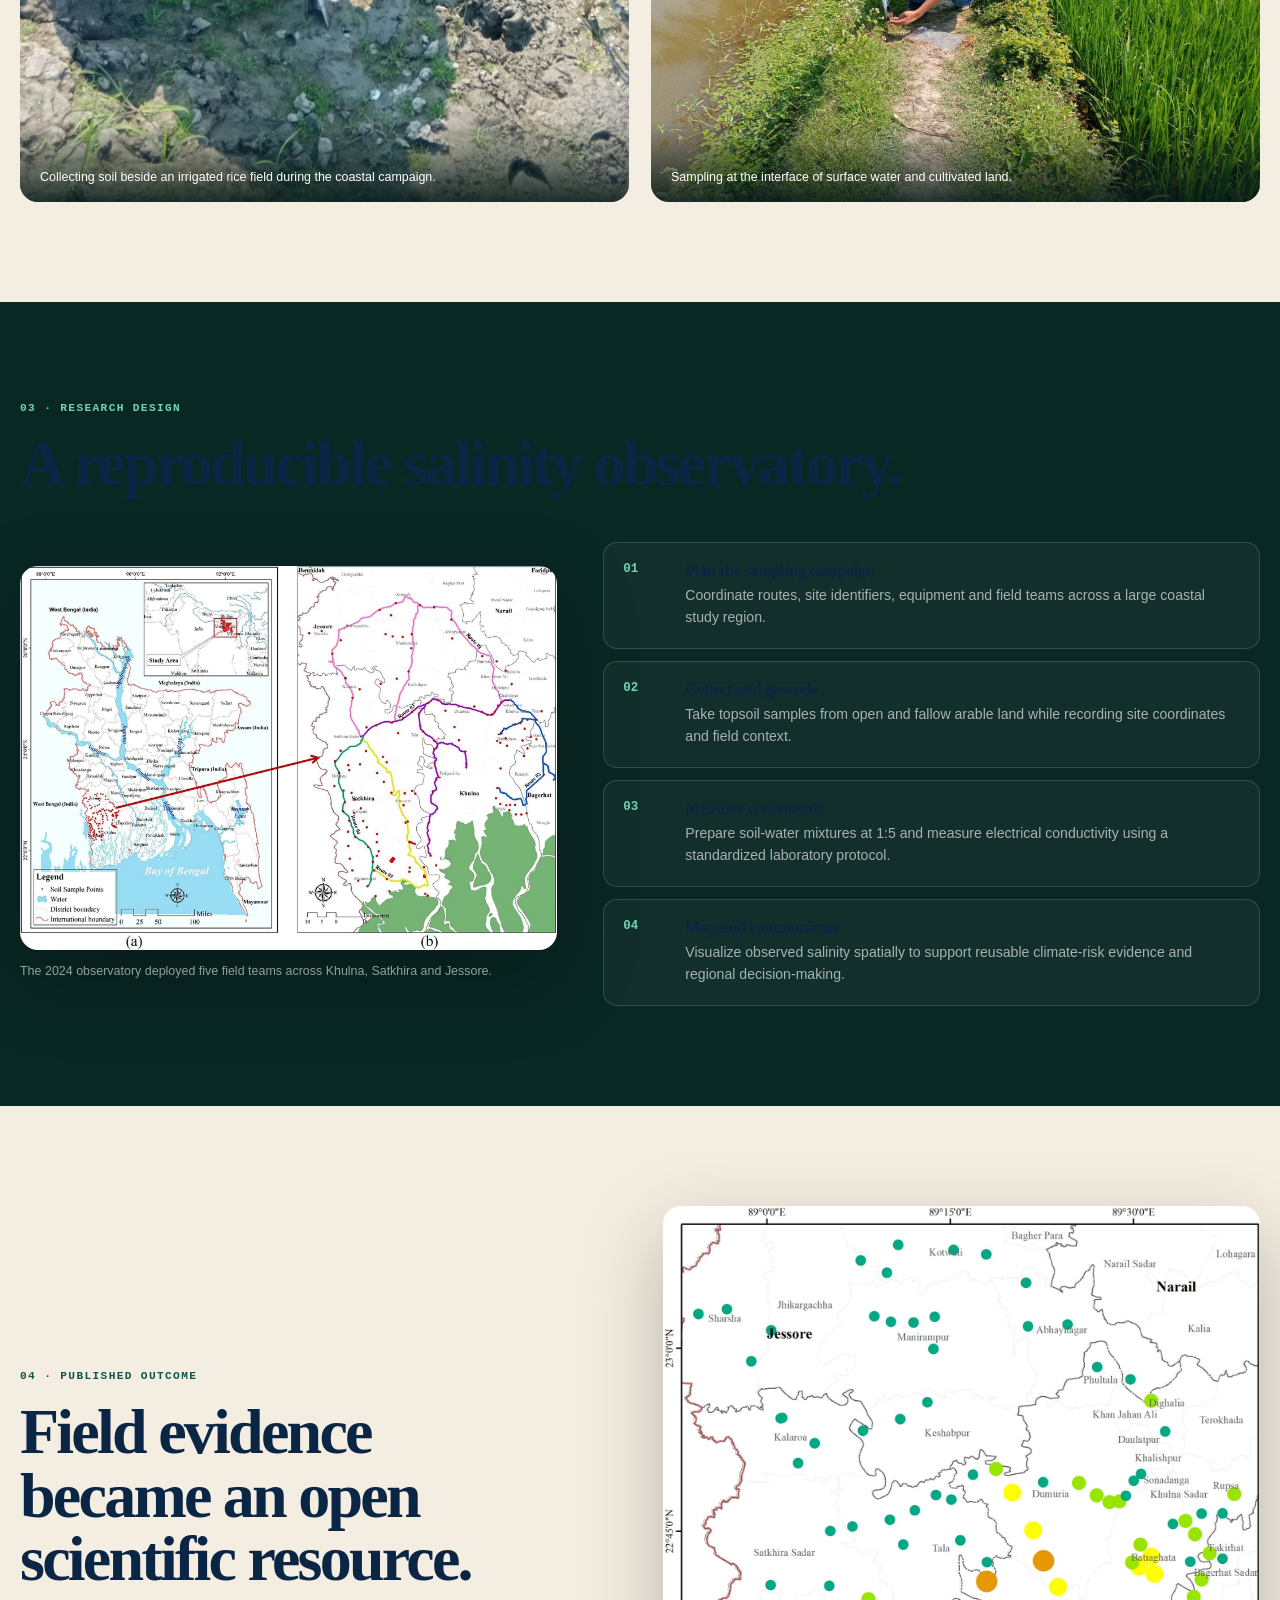
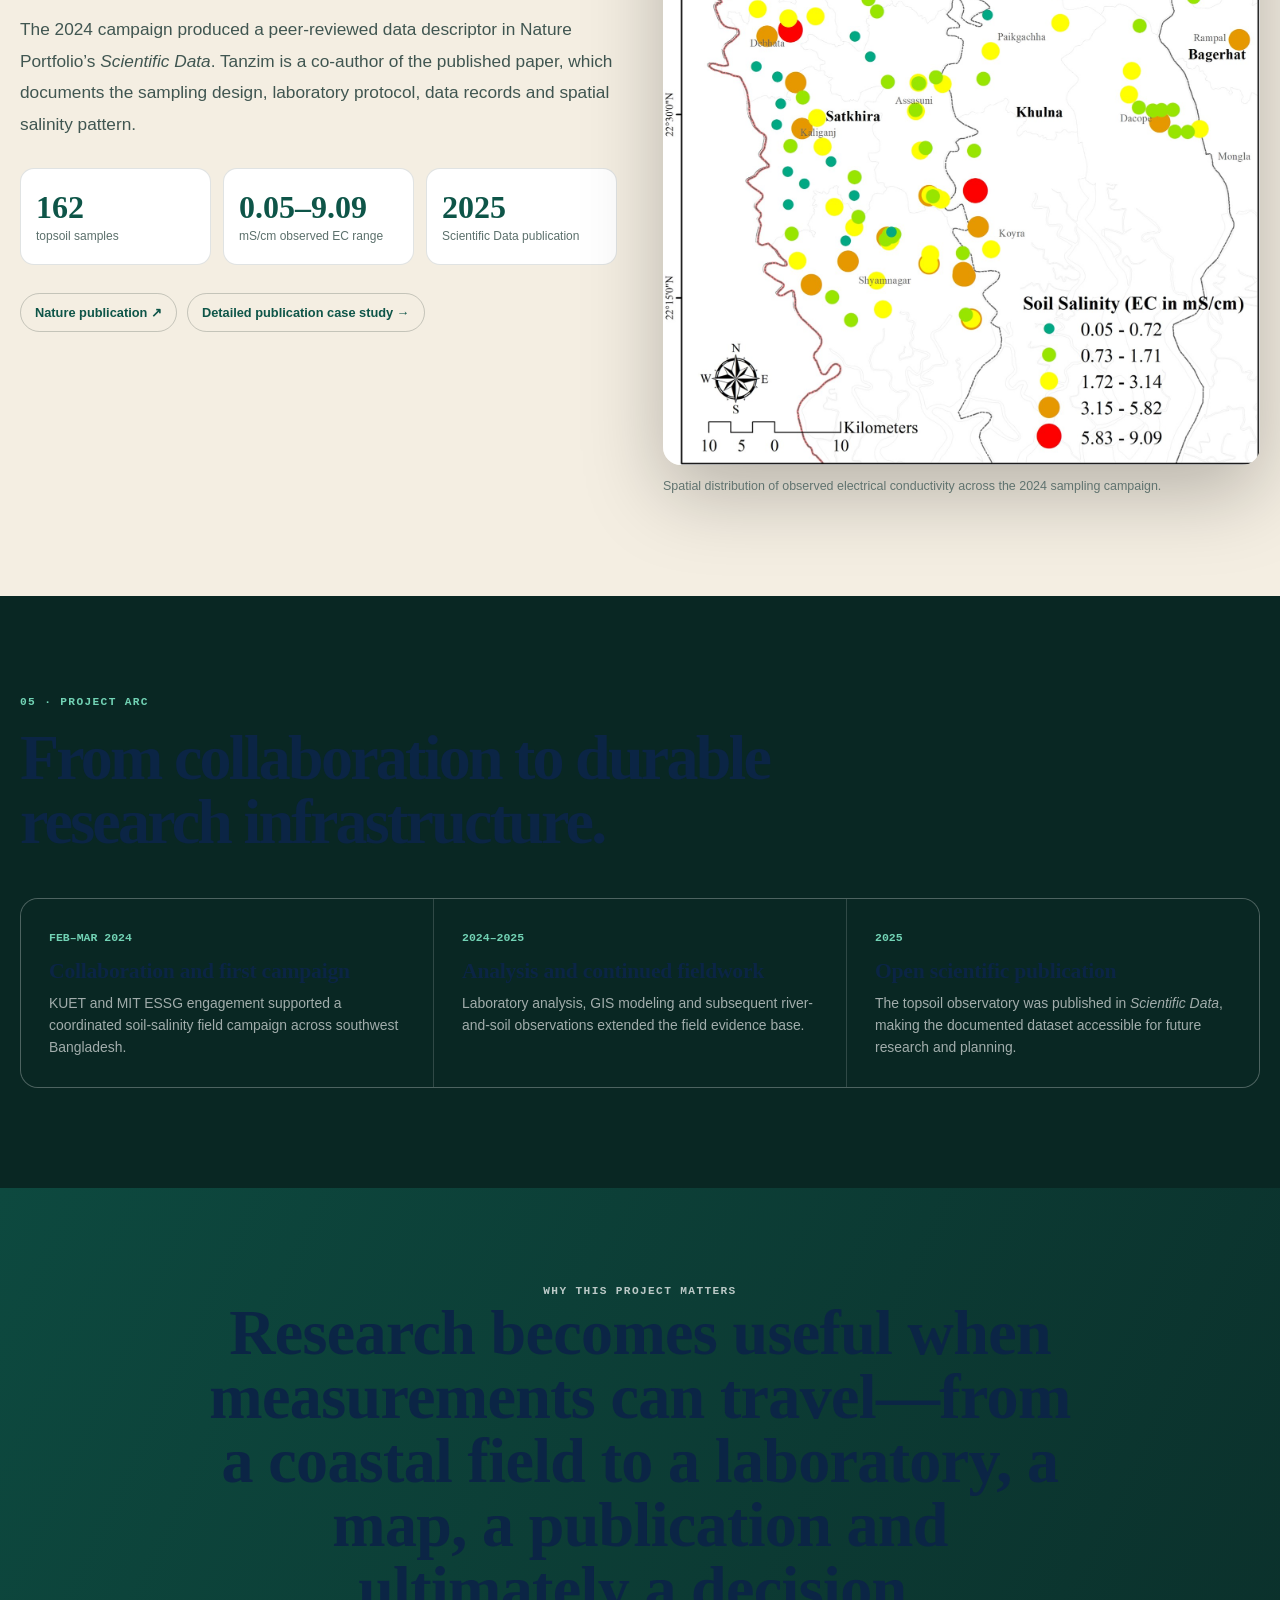
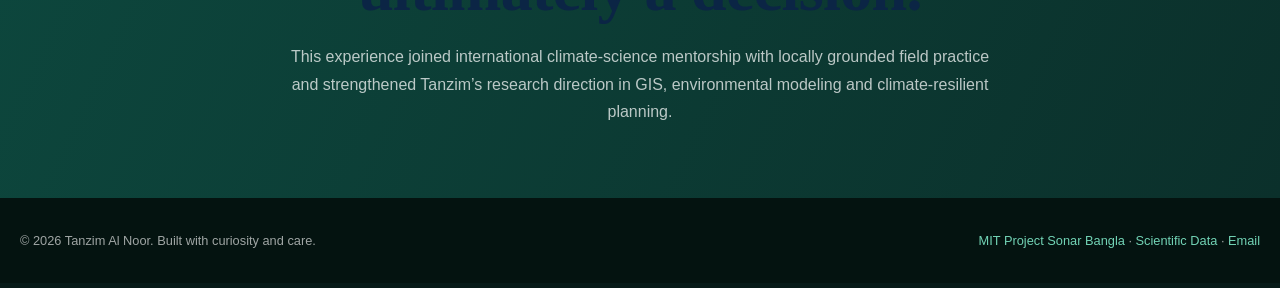
<file: projects/mit-climate-risk-bangladesh.html>
<!DOCTYPE html>
<html lang="en">
<head>
  <meta charset="UTF-8">
  <meta name="viewport" content="width=device-width, initial-scale=1.0">
  <title>MIT Project Sonar Bangla Climate Risk Research | Tanzim Al Noor</title>
  <meta name="description" content="Tanzim Al Noor's field, laboratory and GIS work as an Undergraduate Research Assistant on the River and Soil Salinity Campaign in southwest coastal Bangladesh, connected to MIT Project Sonar Bangla.">
  <meta name="author" content="Tanzim Al Noor">
  <meta property="og:type" content="article">
  <meta property="og:title" content="From Climate Hazards to Action | Tanzim Al Noor">
  <meta property="og:description" content="Field surveys, laboratory analysis, GIS modeling and community engagement for climate-risk research in southwest coastal Bangladesh.">
  <meta property="og:image" content="../images/projects/climate-risk-mit/hero-fieldwork.jpg?v=20260825">
  <link rel="stylesheet" href="../styles.css">
  <style>
    :root{--cr-ink:#071a18;--cr-deep:#092723;--cr-green:#0e5548;--cr-mint:#72d3b5;--cr-sand:#f4eee2;--cr-clay:#d96c3b;--cr-sky:#93cbd2;--cr-white:#fbfcf7;--cr-line:rgba(255,255,255,.14);--cr-max:1240px}
    html{scroll-behavior:smooth;background:var(--cr-ink)}
    body{margin:0;background:var(--cr-ink);color:var(--cr-white);font-family:Inter,Arial,sans-serif;overflow-x:hidden}
    *{box-sizing:border-box}.cr-main img{display:block;width:100%}.cr-wrap{width:min(calc(100% - 36px),var(--cr-max));margin:auto}
    .cr-progress{position:fixed;top:0;left:0;z-index:1000;width:0;height:3px;background:linear-gradient(90deg,var(--cr-mint),var(--cr-clay))}
    .cr-back{position:absolute;top:96px;left:max(18px,calc((100vw - var(--cr-max))/2));z-index:4;color:#fff;text-decoration:none;font:700 .72rem 'JetBrains Mono',monospace;letter-spacing:.08em;text-transform:uppercase}
    .cr-hero{min-height:100svh;position:relative;display:flex;align-items:flex-end;isolation:isolate;background:linear-gradient(90deg,rgba(7,26,24,.96) 0%,rgba(7,26,24,.72) 58%,rgba(7,26,24,.28)),url('../images/projects/climate-risk-mit/hero-fieldwork.jpg?v=20260825') center 42%/cover no-repeat}
    .cr-hero:after{content:"";position:absolute;inset:0;z-index:-1;background:linear-gradient(0deg,var(--cr-ink),transparent 42%),radial-gradient(circle at 78% 24%,rgba(114,211,181,.18),transparent 30%)}
    .cr-hero-copy{padding:190px 0 90px;max-width:970px}.cr-badge{display:inline-flex;gap:9px;align-items:center;padding:9px 13px;border:1px solid rgba(114,211,181,.52);border-radius:999px;background:rgba(7,26,24,.5);color:var(--cr-mint);font:800 .68rem 'JetBrains Mono',monospace;letter-spacing:.08em;text-transform:uppercase}
    .cr-badge:before{content:"";width:8px;height:8px;border-radius:50%;background:var(--cr-mint);box-shadow:0 0 18px var(--cr-mint)}
    .cr-kicker{margin:28px 0 16px;color:var(--cr-sky);font:700 .75rem 'JetBrains Mono',monospace;letter-spacing:.1em;text-transform:uppercase}
    .cr-title{margin:0;color:#fff;font-family:Fraunces,Georgia,serif;font-size:clamp(3.2rem,7.3vw,6.8rem);line-height:.93;letter-spacing:-.055em;text-wrap:balance}
    .cr-lede{max-width:770px;margin:28px 0 0;color:rgba(255,255,255,.8);font-size:clamp(1rem,1.8vw,1.22rem);line-height:1.72}
    .cr-actions{display:flex;flex-wrap:wrap;gap:12px;margin-top:30px}.cr-action{display:inline-flex;align-items:center;gap:9px;padding:12px 16px;border-radius:999px;text-decoration:none;font-size:.83rem;font-weight:800}.cr-action--primary{background:var(--cr-mint);color:var(--cr-ink)}.cr-action--ghost{border:1px solid rgba(255,255,255,.28);color:#fff;background:rgba(7,26,24,.34)}
    .cr-facts{background:var(--cr-sand);color:var(--cr-ink);border-bottom:1px solid rgba(7,26,24,.12)}.cr-facts-grid{display:grid;grid-template-columns:repeat(4,1fr)}.cr-fact{padding:25px 22px;border-right:1px solid rgba(7,26,24,.13)}.cr-fact:last-child{border:0}.cr-fact small{display:block;color:#50706a;font:700 .66rem 'JetBrains Mono',monospace;letter-spacing:.09em;text-transform:uppercase}.cr-fact strong{display:block;margin-top:8px;font-family:Fraunces,serif;font-size:1.25rem}
    .cr-section{padding:100px 0}.cr-section--deep{background:var(--cr-deep)}.cr-section--sand{background:var(--cr-sand);color:var(--cr-ink)}.cr-label{margin:0 0 18px;color:var(--cr-mint);font:800 .7rem 'JetBrains Mono',monospace;letter-spacing:.12em;text-transform:uppercase}.cr-section--sand .cr-label{color:var(--cr-green)}
    .cr-heading{max-width:920px;margin:0;font-family:Fraunces,Georgia,serif;font-size:clamp(2.45rem,5vw,4.8rem);line-height:.99;letter-spacing:-.043em;text-wrap:balance}.cr-intro{max-width:820px;margin:24px 0 0;font-size:1.08rem;line-height:1.82;color:rgba(255,255,255,.72)}.cr-section--sand .cr-intro{color:#405651}
    .cr-overview{display:grid;grid-template-columns:1.18fr .82fr;gap:70px;align-items:start}.cr-quote{margin:0;padding:30px;border-left:4px solid var(--cr-clay);background:rgba(255,255,255,.055);font-family:Fraunces,serif;font-size:1.42rem;line-height:1.48}.cr-quote cite{display:block;margin-top:18px;color:var(--cr-mint);font:700 .68rem 'JetBrains Mono',monospace;letter-spacing:.07em;text-transform:uppercase}
    .cr-role-grid{display:grid;grid-template-columns:repeat(4,1fr);gap:16px;margin-top:45px}.cr-role{padding:25px;border:1px solid rgba(7,26,24,.13);border-radius:16px;background:#fff}.cr-role span{display:grid;place-items:center;width:40px;height:40px;border-radius:50%;background:#dff2eb;color:var(--cr-green);font:900 .76rem 'JetBrains Mono',monospace}.cr-role h3{margin:18px 0 8px;font-size:1rem}.cr-role p{margin:0;color:#58706a;font-size:.88rem;line-height:1.58}
    .cr-story{display:grid;grid-template-columns:1fr 1fr;gap:22px;margin-top:48px}.cr-story figure{margin:0;position:relative;overflow:hidden;border-radius:18px;background:#061714}.cr-story figure:first-child{grid-row:span 2}.cr-story img{height:100%;min-height:300px;object-fit:cover;transition:transform .45s ease}.cr-story figure:first-child img{min-height:622px}.cr-story figure:hover img{transform:scale(1.025)}.cr-story figcaption{position:absolute;inset:auto 0 0;padding:48px 20px 18px;background:linear-gradient(transparent,rgba(7,26,24,.88));font-size:.78rem;color:#fff}
    .cr-method{display:grid;grid-template-columns:.9fr 1.1fr;gap:46px;align-items:center}.cr-figure{margin:0}.cr-figure img{border-radius:18px;box-shadow:0 28px 80px rgba(0,0,0,.25)}.cr-figure figcaption{margin-top:12px;color:rgba(255,255,255,.57);font-size:.78rem;line-height:1.55}.cr-steps{display:grid;gap:12px}.cr-step{display:grid;grid-template-columns:46px 1fr;gap:16px;padding:19px;border:1px solid var(--cr-line);border-radius:14px;background:rgba(255,255,255,.04)}.cr-step b{color:var(--cr-mint);font:900 .78rem 'JetBrains Mono',monospace}.cr-step h3{margin:0 0 5px;font-size:1rem}.cr-step p{margin:0;color:rgba(255,255,255,.63);font-size:.88rem;line-height:1.55}
    .cr-output{display:grid;grid-template-columns:1fr 1fr;gap:46px;align-items:center}.cr-stats{display:grid;grid-template-columns:repeat(3,1fr);gap:12px;margin:28px 0}.cr-stat{padding:20px 15px;border-radius:14px;background:#fff;border:1px solid rgba(7,26,24,.12)}.cr-stat strong{display:block;color:var(--cr-green);font-family:Fraunces,serif;font-size:2rem}.cr-stat span{color:#5c706c;font-size:.75rem}.cr-links{display:flex;flex-wrap:wrap;gap:10px;margin-top:25px}.cr-links a{padding:11px 14px;border-radius:999px;border:1px solid rgba(7,26,24,.2);color:var(--cr-green);text-decoration:none;font-size:.8rem;font-weight:800}
    .cr-timeline{display:grid;grid-template-columns:repeat(3,1fr);gap:1px;margin-top:45px;background:rgba(255,255,255,.16);border:1px solid var(--cr-line);border-radius:18px;overflow:hidden}.cr-time{padding:28px;background:var(--cr-deep)}.cr-time time{color:var(--cr-mint);font:800 .72rem 'JetBrains Mono',monospace}.cr-time h3{margin:14px 0 8px;font-family:Fraunces,serif;font-size:1.35rem}.cr-time p{margin:0;color:rgba(255,255,255,.62);font-size:.87rem;line-height:1.6}
    .cr-callout{padding:72px 0;background:linear-gradient(115deg,#0d493f,#0b302b);text-align:center}.cr-callout h2{max-width:900px;margin:0 auto;font-family:Fraunces,serif;font-size:clamp(2.3rem,5vw,4.4rem);line-height:1}.cr-callout p{max-width:720px;margin:22px auto 0;color:rgba(255,255,255,.72);line-height:1.72}
    .cr-footer{padding:35px 0;background:#041310;color:rgba(255,255,255,.62);font-size:.8rem}.cr-footer-row{display:flex;justify-content:space-between;gap:18px;align-items:center}.cr-footer a{color:var(--cr-mint);text-decoration:none}
    @media(max-width:900px){.cr-facts-grid{grid-template-columns:1fr 1fr}.cr-fact:nth-child(2){border-right:0}.cr-fact:nth-child(-n+2){border-bottom:1px solid rgba(7,26,24,.13)}.cr-overview,.cr-method,.cr-output{grid-template-columns:1fr}.cr-role-grid{grid-template-columns:1fr 1fr}.cr-timeline{grid-template-columns:1fr}.cr-story figure:first-child{grid-row:auto}.cr-story figure:first-child img{min-height:300px}}
    @media(max-width:620px){.cr-back{top:82px}.cr-hero-copy{padding:175px 0 70px}.cr-title{font-size:clamp(2.65rem,13vw,4rem);line-height:.98}.cr-kicker{line-height:1.6}.cr-section{padding:72px 0}.cr-role-grid,.cr-story,.cr-stats{grid-template-columns:1fr}.cr-story img,.cr-story figure:first-child img{min-height:280px}.cr-footer-row{display:grid}.cr-fact{padding:20px 14px}.cr-fact strong{font-size:1.05rem}}
  </style>
</head>
<body>
<div class="cr-progress" aria-hidden="true"></div>
<header class="site-header"><nav class="nav"><a href="../index.html" class="brand">Tanzim&nbsp;Al&nbsp;Noor</a><ul class="nav-links" id="project-nav"><li><a href="../index.html">Home</a></li><li><a href="../index.html#projects">Projects</a></li><li><a href="../index.html#about">About</a></li><li><a href="../index.html#contact">Contact</a></li></ul><button class="menu-toggle nav-toggle" type="button" aria-label="Toggle navigation" aria-controls="project-nav"><svg viewBox="0 0 24 24" fill="none" stroke="currentColor" stroke-width="2"><path d="M4 6h16M4 12h16M4 18h16"/></svg></button></nav></header>
<main class="cr-main">
  <section class="cr-hero">
    <a class="cr-back" href="../index.html#projects">← Back to projects</a>
    <div class="cr-wrap cr-hero-copy">
      <span class="cr-badge">Flagship climate-risk project</span>
      <p class="cr-kicker">Project Sonar Bangla · KUET × MIT Earth Signals and Systems Group</p>
      <h1 class="cr-title">From Climate Hazards to Action</h1>
      <p class="cr-lede">River and soil salinity field research across southwest coastal Bangladesh—connecting ground observation, laboratory evidence, GIS modeling and community engagement to climate adaptation.</p>
      <div class="cr-actions"><a class="cr-action cr-action--primary" href="https://crises.mit.edu/bangladesh/" target="_blank" rel="noopener">View MIT Project Sonar Bangla ↗</a><a class="cr-action cr-action--ghost" href="https://doi.org/10.1038/s41597-025-05447-1" target="_blank" rel="noopener">Read the Scientific Data paper ↗</a></div>
    </div>
  </section>
  <section class="cr-facts" aria-label="Project facts"><div class="cr-wrap cr-facts-grid"><div class="cr-fact"><small>Role</small><strong>Undergraduate Research Assistant</strong></div><div class="cr-fact"><small>Period</small><strong>Feb 2024—Sep 2025</strong></div><div class="cr-fact"><small>Research setting</small><strong>Southwest coastal Bangladesh</strong></div><div class="cr-fact"><small>MIT mentor</small><strong>Dr. Sai Ravela · ESSG</strong></div></div></section>

  <section class="cr-section cr-section--deep"><div class="cr-wrap cr-overview"><div><p class="cr-label">01 · The collaboration</p><h2 class="cr-heading">Climate science grounded in coastal field evidence.</h2><p class="cr-intro">Project Sonar Bangla examines climate hazards, exposure, vulnerability and adaptation in Bangladesh. Within this wider effort, the KUET-based river and soil salinity campaign built an on-the-ground evidence base for understanding how salt exposure is reshaping arable landscapes and water systems in the southwest coast.</p></div><blockquote class="cr-quote">“From climate hazards to action” became a practical research chain: reach the field, document conditions, measure salinity, map spatial patterns and translate evidence for adaptation.<cite>Project framing</cite></blockquote></div></section>

  <section class="cr-section cr-section--sand"><div class="cr-wrap"><p class="cr-label">02 · My role</p><h2 class="cr-heading">Working across the complete field-to-map workflow.</h2><p class="cr-intro">The project certificate documents Tanzim’s service as an Undergraduate Research Assistant and his active contributions in four areas.</p><div class="cr-role-grid"><article class="cr-role"><span>01</span><h3>Field surveys</h3><p>Collecting georeferenced soil and water observations across climate-exposed coastal landscapes.</p></article><article class="cr-role"><span>02</span><h3>Laboratory analysis</h3><p>Supporting the controlled preparation and electrical-conductivity assessment of collected samples.</p></article><article class="cr-role"><span>03</span><h3>GIS spatial modeling</h3><p>Organizing sampling geography and interpreting salinity patterns through spatial visualization and modeling.</p></article><article class="cr-role"><span>04</span><h3>Community engagement</h3><p>Working in inhabited agricultural environments where climate risk directly intersects livelihoods and land management.</p></article></div><div class="cr-story"><figure><img src="../images/projects/climate-risk-mit/field-soil-core.jpg?v=20260825" alt="Tanzim Al Noor collecting a soil sample beside a rice field" loading="lazy"><figcaption>Collecting soil beside an irrigated rice field during the coastal campaign.</figcaption></figure><figure><img src="../images/projects/climate-risk-mit/field-water-edge.jpg?v=20260825" alt="Two researchers documenting a collected field sample beside a rice field" loading="lazy"><figcaption>Field-team documentation with a newly collected sample.</figcaption></figure><figure><img src="../images/projects/climate-risk-mit/field-arable-land.jpg?v=20260825" alt="Tanzim Al Noor sampling soil between a water channel and rice field" loading="lazy"><figcaption>Sampling at the interface of surface water and cultivated land.</figcaption></figure></div></div></section>

  <section class="cr-section cr-section--deep"><div class="cr-wrap"><p class="cr-label">03 · Research design</p><h2 class="cr-heading">A reproducible salinity observatory.</h2><div class="cr-method" style="margin-top:46px"><figure class="cr-figure"><img src="../images/projects/climate-risk-mit/study-area-routes.jpg" alt="Five field-team routes and soil sampling locations across southwest Bangladesh" loading="lazy"><figcaption>The 2024 observatory deployed five field teams across Khulna, Satkhira and Jessore.</figcaption></figure><div class="cr-steps"><article class="cr-step"><b>01</b><div><h3>Plan the sampling campaign</h3><p>Coordinate routes, site identifiers, equipment and field teams across a large coastal study region.</p></div></article><article class="cr-step"><b>02</b><div><h3>Collect and geocode</h3><p>Take topsoil samples from open and fallow arable land while recording site coordinates and field context.</p></div></article><article class="cr-step"><b>03</b><div><h3>Measure consistently</h3><p>Prepare soil-water mixtures at 1:5 and measure electrical conductivity using a standardized laboratory protocol.</p></div></article><article class="cr-step"><b>04</b><div><h3>Map and communicate</h3><p>Visualize observed salinity spatially to support reusable climate-risk evidence and regional decision-making.</p></div></article></div></div></div></section>

  <section class="cr-section cr-section--sand"><div class="cr-wrap cr-output"><div><p class="cr-label">04 · Published outcome</p><h2 class="cr-heading">Field evidence became an open scientific resource.</h2><p class="cr-intro">The 2024 campaign produced a peer-reviewed data descriptor in Nature Portfolio’s <em>Scientific Data</em>. Tanzim is a co-author of the published paper, which documents the sampling design, laboratory protocol, data records and spatial salinity pattern.</p><div class="cr-stats"><div class="cr-stat"><strong>162</strong><span>topsoil samples</span></div><div class="cr-stat"><strong>0.05–9.09</strong><span>mS/cm observed EC range</span></div><div class="cr-stat"><strong>2025</strong><span>Scientific Data publication</span></div></div><div class="cr-links"><a href="https://doi.org/10.1038/s41597-025-05447-1" target="_blank" rel="noopener">Nature publication ↗</a><a href="topsoil-salinity-observatory.html">Detailed publication case study →</a></div></div><figure class="cr-figure"><img src="../images/projects/climate-risk-mit/salinity-map.jpg" alt="Bubble-density map of measured topsoil salinity in southwest Bangladesh" loading="lazy"><figcaption style="color:#60736f">Spatial distribution of observed electrical conductivity across the 2024 sampling campaign.</figcaption></figure></div></section>

  <section class="cr-section cr-section--deep"><div class="cr-wrap"><p class="cr-label">05 · Project arc</p><h2 class="cr-heading">From collaboration to durable research infrastructure.</h2><div class="cr-timeline"><article class="cr-time"><time>FEB–MAR 2024</time><h3>Collaboration and first campaign</h3><p>KUET and MIT ESSG engagement supported a coordinated soil-salinity field campaign across southwest Bangladesh.</p></article><article class="cr-time"><time>2024–2025</time><h3>Analysis and continued fieldwork</h3><p>Laboratory analysis, GIS modeling and subsequent river-and-soil observations extended the field evidence base.</p></article><article class="cr-time"><time>2025</time><h3>Open scientific publication</h3><p>The topsoil observatory was published in <em>Scientific Data</em>, making the documented dataset accessible for future research and planning.</p></article></div></div></section>

  <section class="cr-callout"><div class="cr-wrap"><p class="cr-label">Why this project matters</p><h2>Research becomes useful when measurements can travel—from a coastal field to a laboratory, a map, a publication and ultimately a decision.</h2><p>This experience joined international climate-science mentorship with locally grounded field practice and strengthened Tanzim’s research direction in GIS, environmental modeling and climate-resilient planning.</p></div></section>
</main>
<footer class="cr-footer"><div class="cr-wrap cr-footer-row"><span>© 2026 Tanzim Al Noor. Built with curiosity and care.</span><span><a href="https://crises.mit.edu/bangladesh/" target="_blank" rel="noopener">MIT Project Sonar Bangla</a> · <a href="https://doi.org/10.1038/s41597-025-05447-1" target="_blank" rel="noopener">Scientific Data</a> · <a href="mailto:tanzim11033@gmail.com">Email</a></span></div></footer>
<script>
(() => {
  const btn=document.querySelector('.nav-toggle');
  if(btn && !btn.dataset.navInit){btn.dataset.navInit='true';btn.setAttribute('aria-expanded','false');btn.addEventListener('click',()=>{const open=document.body.classList.toggle('nav-open');btn.setAttribute('aria-expanded',String(open));});document.querySelector('.nav-links')?.addEventListener('click',()=>{document.body.classList.remove('nav-open');btn.setAttribute('aria-expanded','false');});}
  const bar=document.querySelector('.cr-progress');
  const progress=()=>{const total=document.documentElement.scrollHeight-innerHeight;bar.style.width=(total>0?scrollY/total*100:0)+'%';};
  addEventListener('scroll',progress,{passive:true});progress();
})();
</script>
</body>
</html>
</file>
<file: styles.css>
/* =========================================================
   TANZIM AL NOOR — PORTFOLIO
   Design system: map-inspired professional theme
   Palette:  --navy (ink), --teal (primary accent / "water"),
             --teal-light (secondary accent), --paper (background),
             --contour (hairline / topo-line color)
   Type:     Fraunces (display) + Inter (body) + JetBrains Mono (data/coords)
   ========================================================= */

:root{
  --navy:        #0b2545;
  --navy-soft:   #2c4566;
  --teal:        #0f8b8d;
  --teal-light:  #4fd1c5;
  --teal-dim:    #e3f3f1;
  --paper:       #f7faf9;
  --paper-dim:   #eef3f2;
  --ink:         #16263d;
  --ink-soft:    #51647e;
  --contour:     #cfdcd9;
  --white:       #ffffff;
  --max:         1120px;
  --radius:      14px;
  --shadow:      0 12px 30px -14px rgba(11,37,69,.25);
  --ease:        cubic-bezier(.4,0,.2,1);
}

@media (prefers-color-scheme: dark){
  /* Intentionally not switching to a dark theme automatically —
     keep the map/paper aesthetic consistent. Remove this block
     if you'd like to add a dark mode later. */
}

*{ box-sizing: border-box; }
html{ scroll-behavior: smooth; }
@media (prefers-reduced-motion: reduce){
  html{ scroll-behavior: auto; }
  *{ animation-duration: .001ms !important; animation-iteration-count: 1 !important; transition-duration: .001ms !important; }
}

body{
  margin:0;
  font-family: 'Inter', -apple-system, BlinkMacSystemFont, "Segoe UI", sans-serif;
  color: var(--ink);
  background: var(--paper);
  -webkit-font-smoothing: antialiased;
}

h1,h2,h3,h4{
  font-family: 'Fraunces', Georgia, serif;
  color: var(--navy);
  margin: 0 0 .4em;
  line-height: 1.15;
  letter-spacing: -.01em;
}

p{ line-height: 1.7; color: var(--ink-soft); margin: 0 0 1em; }
a{ color: var(--teal); text-decoration: none; }
a:hover{ color: var(--navy); }
ul{ margin:0; padding:0; }
img{ max-width: 100%; display:block; }

:focus-visible{
  outline: 3px solid var(--teal-light);
  outline-offset: 3px;
  border-radius: 4px;
}

.wrap{
  max-width: var(--max);
  margin: 0 auto;
  padding: 0 24px;
}

.mono{
  font-family: 'JetBrains Mono', ui-monospace, Menlo, monospace;
}

/* ---------- Eyebrow / section labels (map-legend style) ---------- */
.eyebrow{
  display:inline-flex;
  align-items:center;
  gap:.5em;
  font-family:'JetBrains Mono', monospace;
  font-size:.74rem;
  letter-spacing:.14em;
  text-transform:uppercase;
  color: var(--teal);
  margin-bottom: 14px;
}
.eyebrow::before{
  content:"";
  width:8px; height:8px;
  border-radius:50%;
  background: var(--teal);
  box-shadow: 0 0 0 4px var(--teal-dim);
}

section{ padding: 96px 0; position:relative; }
.section-head{ max-width: 640px; margin-bottom: 48px; }
.section-head h2{ font-size: clamp(1.7rem, 2.6vw, 2.3rem); }
.section-head p{ font-size: 1.05rem; }

.divider{
  border:0;
  height:1px;
  background: var(--contour);
  margin:0;
}

/* ---------- Topographic contour background (signature motif) ---------- */
.contours{
  position:absolute; inset:0;
  pointer-events:none;
  opacity:.5;
  z-index:0;
}
.contours svg{ width:100%; height:100%; }

/* ---------- Header / nav ---------- */
.site-header{
  position: sticky; top:0; z-index: 50;
  background: rgba(247,250,249,.88);
  backdrop-filter: blur(8px);
  border-bottom: 1px solid var(--contour);
}
.nav{
  display:flex; align-items:center; justify-content:space-between;
  padding: 16px 24px;
  max-width: var(--max); margin:0 auto;
}
.brand{
  display:flex; align-items:center; gap:10px;
  font-family:'Fraunces', serif; font-weight:600; font-size:1.15rem;
  color: var(--navy);
}
.brand .pin{
  width:22px; height:22px; color: var(--teal);
}
.nav-links{
  display:flex; gap: 28px; list-style:none;
  font-size:.92rem; font-weight:500;
}
.nav-links a{ color: var(--ink); position:relative; padding:4px 0; }
.nav-links a:hover, .nav-links a.active{ color: var(--teal); }
.nav-links a.active::after{
  content:""; position:absolute; left:0; right:0; bottom:-6px; height:2px;
  background: var(--teal);
}
.nav-cta{
  display:flex; align-items:center; gap:14px;
}
.btn{
  display:inline-flex; align-items:center; gap:8px;
  padding: 10px 20px;
  border-radius: 999px;
  font-weight:600; font-size:.9rem;
  border:1px solid transparent;
  cursor:pointer;
  transition: transform .18s var(--ease), box-shadow .18s var(--ease), background .18s var(--ease), color .18s var(--ease);
}
.btn-primary{ background: var(--navy); color:var(--white); }
.btn-primary:hover{ background: var(--teal); transform: translateY(-2px); box-shadow: var(--shadow); }
.btn-ghost{ background:transparent; border-color: var(--navy); color: var(--navy); }
.btn-ghost:hover{ border-color: var(--teal); color: var(--teal); transform: translateY(-2px); }
.btn-sm{ padding: 8px 16px; font-size:.82rem; }

.menu-toggle{
  display:none;
  background:none; border:0; cursor:pointer; padding:6px;
}
.menu-toggle svg{ width:26px; height:26px; color: var(--navy); }

/* ---------- Hero ---------- */
.hero{
  padding: 84px 0 70px;
  overflow:hidden;
}
.hero .wrap{
  display:grid;
  grid-template-columns: 1.15fr .85fr;
  gap: 56px;
  align-items:center;
  position:relative; z-index:1;
}
.coord-tag{
  font-family:'JetBrains Mono', monospace;
  font-size:.78rem;
  color: var(--teal);
  letter-spacing:.05em;
  margin-bottom:18px;
  display:inline-block;
  padding: 6px 12px;
  border:1px dashed var(--teal-light);
  border-radius: 999px;
}
.hero h1{
  font-size: clamp(2.4rem, 5vw, 3.6rem);
  margin-bottom: .25em;
}
.hero .role{
  font-size: clamp(1.05rem, 1.6vw, 1.3rem);
  color: var(--teal);
  font-weight:600;
  margin-bottom: 18px;
}
.hero .lede{
  font-size: 1.08rem;
  max-width: 520px;
}
.hero-ctas{ display:flex; gap:14px; margin: 28px 0 32px; flex-wrap:wrap; }
.hero-meta{
  display:flex; gap:28px; flex-wrap:wrap;
  font-size:.88rem; color: var(--ink-soft);
}
.hero-meta li{ display:flex; align-items:center; gap:8px; }
.hero-meta svg{ width:16px; height:16px; color:var(--teal); flex-shrink:0; }

.hero-photo{
  position:relative;
}
.hero-photo .frame{
  position:relative;
  background: linear-gradient(160deg, var(--teal-dim), var(--paper-dim));
  border-radius: 24px;
  padding: 18px;
  box-shadow: var(--shadow);
}
.hero-photo img{
  width:100%;
  border-radius: 18px;
  position:relative; z-index:1;
}
.hero-photo .tag{
  position:absolute;
  bottom: -16px; left: -16px;
  background: var(--navy);
  color: var(--white);
  font-family:'JetBrains Mono', monospace;
  font-size:.72rem;
  padding: 10px 14px;
  border-radius: 10px;
  box-shadow: var(--shadow);
  z-index:2;
}

.social-row{
  display:flex; gap:12px; margin-top: 28px;
}
.social-row a{
  width:38px; height:38px;
  display:flex; align-items:center; justify-content:center;
  border-radius:50%;
  border:1px solid var(--contour);
  color: var(--navy);
  transition: all .18s var(--ease);
}
.social-row a:hover{
  background: var(--navy); color:var(--white); border-color: var(--navy);
  transform: translateY(-3px);
}
.social-row svg{ width:18px; height:18px; }

/* ---------- About ---------- */
.about-grid{
  display:grid;
  grid-template-columns: 1.5fr 1fr;
  gap: 48px;
  align-items:start;
}
.stat-list{ display:flex; flex-direction:column; gap:18px; }
.stat{
  background: var(--white);
  border:1px solid var(--contour);
  border-radius: var(--radius);
  padding: 18px 20px;
}
.stat .num{
  font-family:'Fraunces', serif; font-size:1.7rem; color:var(--navy); font-weight:600;
}
.stat .label{ font-size:.82rem; color:var(--ink-soft); text-transform:uppercase; letter-spacing:.06em; }

/* ---------- Skills ---------- */
.skills-grid{
  display:grid;
  grid-template-columns: repeat(4, 1fr);
  gap: 20px;
}
.skill-card{
  background: var(--white);
  border:1px solid var(--contour);
  border-radius: var(--radius);
  padding: 24px 22px;
  transition: transform .2s var(--ease), box-shadow .2s var(--ease);
}
.skill-card:hover{ transform: translateY(-4px); box-shadow: var(--shadow); }
.skill-card h3{ font-size: 1.05rem; margin-bottom: 12px; }
.skill-card .icon{ width:30px; height:30px; color: var(--teal); margin-bottom:14px; }
.tag-list{ display:flex; flex-wrap:wrap; gap:8px; }
.tag{
  font-size:.8rem;
  background: var(--teal-dim);
  color: var(--navy-soft);
  padding: 6px 12px;
  border-radius: 999px;
  font-weight:500;
}

/* ---------- Timeline (Experience) ---------- */
.timeline{
  position:relative;
  border-left: 2px solid var(--contour);
  padding-left: 32px;
  display:flex; flex-direction:column; gap: 42px;
}
.timeline-item{ position:relative; }
.timeline-item::before{
  content:"";
  position:absolute;
  left:-39px; top:4px;
  width:14px; height:14px;
  border-radius:50%;
  background: var(--paper);
  border:3px solid var(--teal);
}
.timeline-item.current::before{ background: var(--teal); }
.t-period{
  font-family:'JetBrains Mono', monospace;
  font-size:.78rem;
  color: var(--teal);
  letter-spacing:.04em;
  margin-bottom:6px;
  display:block;
}
.t-role{ font-size:1.2rem; margin-bottom:2px; }
.t-org{ font-weight:600; color: var(--navy-soft); margin-bottom:12px; display:block; font-size:.98rem;}
.t-projects{ margin-bottom:10px; }
.t-projects li{ font-size:.92rem; color:var(--ink-soft); margin-bottom:4px; }
.t-projects li::before{ content:"➤ "; color: var(--teal); }
ul.t-resp{ list-style:none; }
ul.t-resp li{
  font-size:.95rem; color:var(--ink-soft);
  padding-left: 18px; position:relative; margin-bottom:6px;
}
ul.t-resp li::before{
  content:"";
  position:absolute; left:0; top:9px;
  width:6px; height:6px; border-radius:50%;
  background: var(--teal-light);
}

/* ---------- Projects ---------- */
.project-tabs-hint{ font-size:.85rem; color:var(--ink-soft); margin-bottom: 28px; }
.featured-grid{
  display:grid;
  grid-template-columns: repeat(3, 1fr);
  gap: 22px;
  margin-bottom: 56px;
}
.project-card{
  background: var(--white);
  border:1px solid var(--contour);
  border-radius: var(--radius);
  padding: 24px;
  transition: transform .2s var(--ease), box-shadow .2s var(--ease);
}
.project-card.has-link{
  display:block;
  text-decoration:none;
  padding:0;
  overflow:hidden;
}
.project-card.has-link .pc-img{
  width:100%; aspect-ratio:16/10; object-fit:cover; display:block;
  border-bottom:1px solid var(--contour);
}
.project-card.has-link .pc-body{ padding:22px 24px; }
.project-card.has-link .pc-cta{
  display:inline-flex; align-items:center; gap:6px;
  font-size:.84rem; font-weight:600; color:var(--teal); margin-top:10px;
}
.project-card.has-link .pc-cta svg{ width:14px; height:14px; transition: transform .18s var(--ease); }
.project-card.has-link:hover .pc-cta svg{ transform: translateX(3px); }
.project-card:hover{ transform: translateY(-4px); box-shadow: var(--shadow); }
.project-card .cat{
  font-family:'JetBrains Mono', monospace; font-size:.72rem;
  color: var(--teal); text-transform:uppercase; letter-spacing:.08em;
  margin-bottom: 10px; display:block;
}
.project-card h3{ font-size: 1.08rem; margin-bottom:8px; }
.project-card p{ font-size:.9rem; margin-bottom:0; }

.project-card.has-link.flagship-project{
  grid-column:1 / -1;
  display:grid;
  grid-template-columns:1.35fr .9fr;
  min-height:430px;
  border-color:rgba(79,209,197,.34);
  background:#071a18;
  color:#fff;
  box-shadow:0 28px 70px rgba(7,26,24,.2);
}
.project-card.flagship-project .pc-img{height:100%;aspect-ratio:auto;border:0}
.project-card.flagship-project .pc-body{display:flex;flex-direction:column;justify-content:center;padding:44px}
.project-card.flagship-project .cat{color:#72d3b5}
.project-card.flagship-project h3{color:#fff;font-family:'Fraunces',serif;font-size:clamp(1.8rem,3vw,3rem);line-height:1.05}
.project-card.flagship-project p{color:rgba(255,255,255,.72);font-size:.96rem;line-height:1.7}
.project-card.flagship-project .pc-cta{color:#72d3b5}

.archive-block{
  background: var(--white);
  border:1px solid var(--contour);
  border-radius: var(--radius);
  overflow:hidden;
}
details.cat-block{ border-bottom:1px solid var(--contour); }
details.cat-block:last-child{ border-bottom:0; }
details.cat-block summary{
  cursor:pointer;
  list-style:none;
  display:flex; align-items:center; justify-content:space-between;
  padding: 20px 26px;
  font-family:'Fraunces', serif; font-size:1.08rem; color:var(--navy); font-weight:600;
}
details.cat-block summary::-webkit-details-marker{ display:none; }
details.cat-block summary .chev{
  width:18px; height:18px; color:var(--teal);
  transition: transform .2s var(--ease);
  flex-shrink:0;
}
details.cat-block[open] summary .chev{ transform: rotate(180deg); }
.cat-body{ padding: 0 26px 26px; }
.proj-entry{ margin-bottom: 20px; }
.proj-entry:last-child{ margin-bottom:0; }
.proj-entry .p-title{ font-weight:600; color:var(--navy-soft); font-size:.98rem; display:block; margin-bottom:2px;}
.proj-entry .p-course{ font-size:.8rem; color:var(--teal); font-family:'JetBrains Mono', monospace; display:block; margin-bottom:8px;}
.proj-entry ul{ list-style:none; }
.proj-entry ul li{
  font-size:.9rem; color:var(--ink-soft); padding-left:16px; position:relative; margin-bottom:4px;
}
.proj-entry ul li::before{
  content:""; position:absolute; left:0; top:8px; width:5px; height:5px; border-radius:50%;
  background: var(--teal-light);
}

/* ---------- Research / Publications ---------- */
.pub-list{ display:flex; flex-direction:column; gap:18px; margin-bottom: 40px;}
.pub{
  display:flex; gap:18px;
  background: var(--white);
  border:1px solid var(--contour);
  border-radius: var(--radius);
  padding: 20px 22px;
}
.pub .status{
  flex-shrink:0;
  font-family:'JetBrains Mono', monospace;
  font-size:.7rem; text-transform:uppercase; letter-spacing:.05em;
  padding: 5px 10px; border-radius:6px; height:fit-content;
  background: var(--teal-dim); color: var(--navy-soft);
  white-space:nowrap;
}
.pub .status.published{ background:#dff3ea; color:#0c6b4f; }
.pub .status.review{ background:#fdf0db; color:#8a5a08; }
.pub h4{ font-size:1rem; margin-bottom:4px; color:var(--navy); font-family:'Fraunces',serif;}
.pub .meta{ font-size:.85rem; color:var(--ink-soft); }
.pub .meta a{ font-weight:600; }

.research-sub{ font-size:.92rem; color:var(--ink-soft); margin: -8px 0 20px; }

/* ---------- Education ---------- */
.edu-grid{ display:grid; grid-template-columns: repeat(2,1fr); gap:20px; }
.edu-card{
  background: var(--white); border:1px solid var(--contour); border-radius: var(--radius);
  padding: 22px 24px;
}
.edu-card .t-period{ margin-bottom:8px; }
.edu-card h3{ font-size:1.05rem; margin-bottom:4px; }
.edu-card .org{ font-size:.9rem; color:var(--navy-soft); font-weight:600; margin-bottom:10px; display:block;}
.edu-card .detail{ font-size:.88rem; color:var(--ink-soft); }
.ielts-grid{
  display:grid; grid-template-columns: repeat(4,1fr); gap:10px; margin-top:14px;
}
.ielts-grid div{
  text-align:center; background: var(--teal-dim); border-radius:8px; padding:10px 4px;
}
.ielts-grid .v{ font-family:'Fraunces',serif; font-weight:600; color:var(--navy); display:block; font-size:1.1rem;}
.ielts-grid .k{ font-size:.7rem; color:var(--ink-soft); text-transform:uppercase; }

/* ---------- Achievements ---------- */
.ach-grid{ display:grid; grid-template-columns: repeat(2,1fr); gap:18px; margin-bottom:48px;}
.ach-card{
  display:flex; gap:16px; align-items:flex-start;
  background: var(--white); border:1px solid var(--contour); border-radius: var(--radius);
  padding: 20px 22px;
}
.ach-card .medal{ width:30px; height:30px; color:var(--teal); flex-shrink:0; margin-top:2px;}
.ach-card h4{ font-size:.98rem; margin-bottom:4px; color:var(--navy); font-family:'Fraunces',serif;}
.ach-card p{ font-size:.88rem; margin:0; }

.cert-list{ display:flex; flex-direction:column; gap:0; }
.cert-list li{
  display:flex; justify-content:space-between; gap:16px; flex-wrap:wrap;
  padding: 14px 0; border-bottom:1px solid var(--contour); font-size:.92rem;
  list-style:none; color:var(--ink-soft);
}
.cert-list li:last-child{ border-bottom:0; }
.cert-list b{ color: var(--navy-soft); font-weight:600; }
.cert-list .yr{ font-family:'JetBrains Mono', monospace; color:var(--teal); font-size:.82rem; }

/* ---------- Contact ---------- */
.contact-box{
  background: var(--navy);
  border-radius: 24px;
  padding: 56px;
  color: var(--white);
  position:relative; overflow:hidden;
}
.contact-box .contours{ opacity:.18; }
.contact-box h2{ color:var(--white); }
.contact-box p{ color: #b9c6dc; max-width:520px;}
.contact-grid{
  display:grid; grid-template-columns: 1fr 1fr; gap:40px; position:relative; z-index:1;
}
.contact-list{ display:flex; flex-direction:column; gap:18px; margin-top:24px; }
.contact-list a, .contact-list span{
  display:flex; align-items:center; gap:12px;
  color:var(--white); font-size:.98rem;
}
.contact-list svg{ width:20px; height:20px; color: var(--teal-light); flex-shrink:0;}
.contact-list a:hover{ color: var(--teal-light); }
.contact-right{ display:flex; flex-direction:column; justify-content:center; gap:18px; }
.contact-right .social-row a{ border-color: rgba(255,255,255,.25); color:var(--white); }
.contact-right .social-row a:hover{ background: var(--teal-light); border-color: var(--teal-light); color: var(--navy); }

/* ---------- Footer ---------- */
.site-footer{
  padding: 32px 0;
  text-align:center;
  font-size:.85rem;
  color: var(--ink-soft);
  border-top: 1px solid var(--contour);
}
.site-footer a{ font-weight:600; }

.back-to-top{
  position:fixed; right:24px; bottom:24px;
  width:44px; height:44px; border-radius:50%;
  background: var(--navy); color:var(--white);
  display:flex; align-items:center; justify-content:center;
  box-shadow: var(--shadow);
  opacity:0; pointer-events:none;
  transition: opacity .25s var(--ease), transform .25s var(--ease);
  z-index: 40;
  border:0; cursor:pointer;
}
.back-to-top.show{ opacity:1; pointer-events:auto; }
.back-to-top:hover{ background: var(--teal); transform: translateY(-3px); }
.back-to-top svg{ width:18px; height:18px; }

/* =========================================================
   PROJECT DETAIL PAGE
   ========================================================= */

.proj-hero{
  padding: 48px 0 0;
  position:relative;
}
.proj-breadcrumb{
  font-family:'JetBrains Mono', monospace;
  font-size:.8rem;
  color: var(--ink-soft);
  margin-bottom: 22px;
  display:flex; align-items:center; gap:8px;
}
.proj-breadcrumb a{ color: var(--teal); }
.proj-hero-grid{
  display:grid;
  grid-template-columns: 1.3fr .7fr;
  gap: 48px;
  align-items:end;
  margin-bottom: 36px;
}
.proj-kicker{
  display:flex; flex-wrap:wrap; gap:8px;
  margin-bottom: 16px;
}
.proj-kicker .tag{ background: var(--navy); color: var(--white); }
.proj-kicker .tag.outline{ background:transparent; border:1px solid var(--teal); color:var(--teal); }
.proj-hero h1{
  font-size: clamp(1.9rem, 3.6vw, 2.8rem);
  margin-bottom: .3em;
}
.proj-hero .tagline{
  font-size: 1.1rem;
  color: var(--ink-soft);
  max-width: 680px;
}
.proj-quickfacts{
  display:flex; flex-direction:column; gap: 14px;
  background: var(--white);
  border:1px solid var(--contour);
  border-radius: var(--radius);
  padding: 22px 24px;
}
.proj-quickfacts .qf{ display:flex; justify-content:space-between; gap: 12px; font-size:.88rem; border-bottom:1px solid var(--paper-dim); padding-bottom:10px; }
.proj-quickfacts .qf:last-child{ border-bottom:0; padding-bottom:0; }
.proj-quickfacts .qf b{ color: var(--navy); text-align:right; font-weight:600; }
.proj-quickfacts .qf span:first-child{ color: var(--ink-soft); }

.proj-cover{
  width:100%;
  aspect-ratio: 16/8;
  object-fit: cover;
  border-radius: var(--radius);
  box-shadow: var(--shadow);
  margin-bottom: 8px;
  cursor: zoom-in;
}
.proj-cover-caption{
  font-size:.82rem; color: var(--ink-soft); text-align:center; margin-bottom:56px;
  font-family:'JetBrains Mono', monospace;
}

/* Stat strip */
.proj-stats{
  display:grid;
  grid-template-columns: repeat(4,1fr);
  gap:1px;
  background: var(--contour);
  border-radius: var(--radius);
  overflow:hidden;
  margin-bottom: 64px;
}
.proj-stat{
  background: var(--navy);
  color: var(--white);
  padding: 28px 20px;
  text-align:center;
}
.proj-stat .v{ font-family:'Fraunces',serif; font-size:1.9rem; font-weight:600; color: var(--teal-light); display:block; }
.proj-stat .k{ font-size:.78rem; color:#b9c6dc; text-transform:uppercase; letter-spacing:.05em; margin-top:4px; display:block;}

/* Body section layout */
.proj-section{ margin-bottom: 72px; }
.proj-section .num-tag{
  font-family:'JetBrains Mono', monospace; font-size:.78rem; color:var(--teal);
  letter-spacing:.1em; text-transform:uppercase; margin-bottom:10px; display:block;
}
.proj-section h2{ font-size: clamp(1.5rem,2.2vw,1.9rem); margin-bottom: 18px; }
.proj-section .lead{ font-size:1.02rem; max-width:760px; }
.proj-2col{ display:grid; grid-template-columns: 1fr 1fr; gap:40px; align-items:start; }

/* Image gallery / figure cards */
.fig-grid{
  display:grid;
  grid-template-columns: repeat(3, 1fr);
  gap: 18px;
  margin: 28px 0;
}
.fig-grid.two{ grid-template-columns: repeat(2,1fr); }
.fig-grid.feature{ grid-template-columns: 1.4fr 1fr; }
.figure-card{
  background: var(--white);
  border:1px solid var(--contour);
  border-radius: var(--radius);
  overflow:hidden;
  transition: transform .2s var(--ease), box-shadow .2s var(--ease);
}
.figure-card:hover{ transform: translateY(-3px); box-shadow: var(--shadow); }
.figure-card img{
  width:100%; aspect-ratio: 4/3; object-fit:cover; cursor: zoom-in; display:block;
  background: var(--paper-dim);
}
.figure-card.tall img{ aspect-ratio: 3/4; }
.figure-card.wide img{ aspect-ratio: 16/9; }
.figure-card .cap{ padding: 14px 16px; }
.figure-card .cap .fig-num{ font-family:'JetBrains Mono', monospace; font-size:.7rem; color:var(--teal); text-transform:uppercase; letter-spacing:.06em; display:block; margin-bottom:4px;}
.figure-card .cap .fig-title{ font-size:.9rem; font-weight:600; color:var(--navy-soft); }

/* Methodology step list */
.method-steps{ counter-reset: step; display:flex; flex-direction:column; gap:0; margin: 24px 0; }
.method-step{
  position:relative;
  padding: 20px 0 20px 52px;
  border-bottom: 1px solid var(--contour);
}
.method-step:last-child{ border-bottom:0; }
.method-step::before{
  counter-increment: step;
  content: counter(step);
  position:absolute; left:0; top:18px;
  width:34px; height:34px; border-radius:50%;
  background: var(--teal-dim); color:var(--navy);
  display:flex; align-items:center; justify-content:center;
  font-family:'Fraunces',serif; font-weight:600; font-size:.95rem;
}
.method-step h4{ font-size:1.02rem; margin-bottom:6px; color:var(--navy); font-family:'Fraunces',serif;}
.method-step p{ font-size:.92rem; margin-bottom:0; }

/* Factor weight bars (AHP) */
.weight-table{ margin: 24px 0; }
.weight-row{
  display:grid; grid-template-columns: 1fr 2fr 50px; gap:14px; align-items:center;
  padding: 9px 0; font-size:.88rem;
}
.weight-row .wcat{ color: var(--ink-soft); font-size:.78rem; }
.weight-row .wname{ color:var(--navy-soft); font-weight:600; }
.weight-bar-track{ background: var(--paper-dim); border-radius:999px; height:10px; overflow:hidden; }
.weight-bar-fill{ height:100%; background: linear-gradient(90deg, var(--teal-light), var(--teal)); border-radius:999px; }
.weight-row .wval{ text-align:right; font-family:'JetBrains Mono', monospace; color:var(--navy); font-weight:600; font-size:.85rem;}

/* Scenario progression */
.scenario-strip{
  display:grid; grid-template-columns: repeat(4,1fr); gap:16px; margin: 28px 0;
}
.scenario-card{
  background: var(--white); border:1px solid var(--contour); border-radius: var(--radius); overflow:hidden;
}
.scenario-card img{ width:100%; aspect-ratio:1; object-fit:cover; cursor:zoom-in; }
.scenario-card .sc-label{ padding:12px 14px; }
.scenario-card .sc-num{ font-family:'JetBrains Mono', monospace; font-size:.7rem; color:var(--teal); text-transform:uppercase; display:block; margin-bottom:3px;}
.scenario-card .sc-name{ font-size:.85rem; font-weight:600; color:var(--navy-soft); }

/* Suitability legend chip row */
.suit-legend{ display:flex; flex-wrap:wrap; gap:10px; margin: 18px 0 28px; }
.suit-chip{ display:flex; align-items:center; gap:7px; font-size:.82rem; color:var(--ink-soft); }
.suit-chip .dot{ width:13px; height:13px; border-radius:3px; flex-shrink:0; }

/* Findings callout */
.callout{
  background: var(--teal-dim);
  border-left: 4px solid var(--teal);
  border-radius: 0 var(--radius) var(--radius) 0;
  padding: 22px 26px;
  margin: 28px 0;
}
.callout p{ color: var(--navy-soft); margin:0; font-size:.96rem; }
.callout p strong{ color: var(--navy); }

/* Structures-in-zone breakdown table */
.data-table{ width:100%; border-collapse:collapse; margin:24px 0; font-size:.9rem; }
.data-table th{
  text-align:left; padding:10px 14px; background:var(--navy); color:var(--white);
  font-family:'JetBrains Mono', monospace; font-size:.74rem; text-transform:uppercase; letter-spacing:.05em;
}
.data-table th:last-child, .data-table td:last-child{ text-align:right; }
.data-table td{ padding:10px 14px; border-bottom:1px solid var(--contour); color:var(--ink-soft); }
.data-table tr:nth-child(even) td{ background: var(--paper-dim); }
.data-table tr.total td{ font-weight:700; color:var(--navy); border-top:2px solid var(--navy); border-bottom:none; }

/* Role/attribution note */
.role-note{
  display:flex; gap:14px; align-items:flex-start;
  background: var(--white); border:1px solid var(--contour); border-radius: var(--radius);
  padding: 20px 22px; margin: 28px 0;
}
.role-note svg{ width:22px; height:22px; color:var(--teal); flex-shrink:0; margin-top:2px;}
.role-note p{ margin:0; font-size:.9rem; }

/* Lightbox */
.lightbox{
  position:fixed; inset:0; background: rgba(11,37,69,.92);
  display:none; align-items:center; justify-content:center;
  z-index: 200; padding: 40px 20px; cursor: zoom-out;
}
.lightbox.open{ display:flex; }
.lightbox img{ max-width:100%; max-height:88vh; border-radius:8px; box-shadow:0 20px 60px rgba(0,0,0,.5); }
.lightbox .lb-cap{
  position:absolute; bottom:24px; left:0; right:0; text-align:center;
  color:#cfe0e8; font-size:.88rem; font-family:'JetBrains Mono', monospace;
}
.lightbox .lb-close{
  position:absolute; top:20px; right:24px;
  width:40px; height:40px; border-radius:50%;
  background: rgba(255,255,255,.1); color:#fff; border:0; cursor:pointer;
  display:flex; align-items:center; justify-content:center;
}
.lightbox .lb-close:hover{ background: rgba(255,255,255,.2); }

/* Other projects nav at bottom */
.proj-nav{
  display:flex; justify-content:space-between; gap:20px; flex-wrap:wrap;
  padding-top: 40px; border-top:1px solid var(--contour);
}

/* In-progress banner */
.wip-banner{
  display:flex; align-items:center; gap:12px;
  background: #fdf0db; border:1px solid #f0d8a8; color:#8a5a08;
  border-radius: var(--radius); padding: 14px 20px; margin-bottom: 40px;
  font-size:.88rem;
}
.wip-banner svg{ width:20px; height:20px; flex-shrink:0; }

@media (max-width: 900px){
  .proj-hero-grid{ grid-template-columns: 1fr; }
  .proj-stats{ grid-template-columns: repeat(2,1fr); }
  .proj-2col{ grid-template-columns: 1fr; }
  .fig-grid, .fig-grid.two, .fig-grid.feature{ grid-template-columns: 1fr 1fr; }
  .scenario-strip{ grid-template-columns: repeat(2,1fr); }
  .weight-row{ grid-template-columns: 90px 1fr 40px; }
}
@media (max-width: 600px){
  .fig-grid, .fig-grid.two, .fig-grid.feature{ grid-template-columns: 1fr; }
  .scenario-strip{ grid-template-columns: 1fr 1fr; }
  .proj-stats{ grid-template-columns: 1fr 1fr; }
}

/* ---------- Responsive ---------- */
@media (max-width: 980px){
  .skills-grid{ grid-template-columns: repeat(2,1fr); }
  .featured-grid{ grid-template-columns: repeat(2,1fr); }
  .about-grid{ grid-template-columns: 1fr; }
  .ach-grid{ grid-template-columns: 1fr; }
  .edu-grid{ grid-template-columns: 1fr; }
}
@media (max-width: 860px){
  .nav-links{ display:none; }
  .menu-toggle{ display:flex; }
  .hero .wrap{ grid-template-columns: 1fr; }
  .hero-photo{ max-width: 320px; margin: 0 auto; order:-1; }
  .contact-grid{ grid-template-columns: 1fr; }
}
@media (max-width: 860px){
  body.nav-open .nav-links{
    display:flex; flex-direction:column;
    position:absolute; top:100%; left:0; right:0;
    background: var(--paper); padding: 20px 24px 28px;
    border-bottom: 1px solid var(--contour);
    gap: 18px;
  }
}
@media (max-width: 640px){
  .skills-grid{ grid-template-columns: 1fr 1fr; }
  .featured-grid{ grid-template-columns: 1fr; }
  .project-card.has-link.flagship-project{display:block;min-height:0}
  .project-card.flagship-project .pc-img{height:auto;aspect-ratio:16/10}
  .project-card.flagship-project .pc-body{padding:28px 24px}
  .nav-cta .btn-ghost{ display:none; }
  section{ padding: 64px 0; }
  .contact-box{ padding: 36px 22px; }
  .ielts-grid{ grid-template-columns: repeat(2,1fr); }
}
/* =========================================================
   LALMAI MASTER PLAN — IMMERSIVE GIS CASE STUDY
   APPEND-ONLY STYLES
   ========================================================= */

.lalmai-page{
  background:var(--paper);
}

.lalmai-page .site-header{
  z-index:100;
}

.lalmai-case{
  overflow:hidden;
}

.lalmai-case section{
  padding:0;
}

.lalmai-case h1,
.lalmai-case h2,
.lalmai-case h3,
.lalmai-case h4{
  text-wrap:balance;
}

.lm-shell{
  width:min(1240px, calc(100% - 48px));
  margin-inline:auto;
}

.lm-full-bleed{
  width:min(1600px, calc(100vw - 24px));
  margin-left:50%;
  transform:translateX(-50%);
}

/* ---------- Hero ---------- */

.lm-hero{
  position:relative;
  min-height:calc(100svh - 73px);
  isolation:isolate;
  display:flex;
  align-items:stretch;
  background:var(--navy);
  color:var(--white);
}

.lm-hero::before{
  content:"";
  position:absolute;
  inset:0;
  z-index:-2;
  background-image:
    linear-gradient(
      90deg,
      rgba(11,37,69,.97) 0%,
      rgba(11,37,69,.87) 34%,
      rgba(11,37,69,.34) 70%,
      rgba(11,37,69,.1) 100%
    ),
    linear-gradient(
      0deg,
      rgba(11,37,69,.84) 0%,
      rgba(11,37,69,0) 47%
    ),
    var(--hero-image);
  background-size:cover;
  background-position:center;
  filter:saturate(.88) contrast(1.04);
}

.lm-hero::after{
  content:"";
  position:absolute;
  inset:0;
  z-index:-1;
  background:
    repeating-linear-gradient(
      0deg,
      transparent 0,
      transparent 59px,
      rgba(79,209,197,.08) 60px
    );
  pointer-events:none;
}

.lm-hero-shade{
  position:absolute;
  inset:auto 0 0;
  height:42%;
  background:linear-gradient(transparent, rgba(11,37,69,.76));
  pointer-events:none;
}

.lm-hero-content{
  position:relative;
  width:min(1380px, calc(100% - 64px));
  min-height:inherit;
  margin-inline:auto;
  padding:34px 0 38px;
  display:flex;
  flex-direction:column;
  justify-content:space-between;
  z-index:1;
}

.lm-hero-topline,
.lm-hero-foot{
  display:flex;
  align-items:center;
  justify-content:space-between;
  gap:24px;
  font-family:"JetBrains Mono", monospace;
  font-size:.72rem;
  letter-spacing:.08em;
  text-transform:uppercase;
}

.lm-hero-topline a,
.lm-hero-topline span,
.lm-hero-foot span{
  color:rgba(255,255,255,.78);
}

.lm-hero-topline a:hover,
.lm-scroll-cue:hover{
  color:var(--teal-light);
}

.lm-hero-copy{
  width:min(760px, 100%);
  padding:80px 0 60px;
}

.lm-kicker{
  display:inline-flex;
  align-items:center;
  gap:10px;
  margin-bottom:22px;
  font-family:"JetBrains Mono", monospace;
  color:var(--teal-light);
  font-size:.78rem;
  letter-spacing:.12em;
  text-transform:uppercase;
}

.lm-kicker::before{
  content:"";
  width:34px;
  height:1px;
  background:var(--teal-light);
}

.lm-hero h1{
  color:var(--white);
  font-size:clamp(3.2rem, 7vw, 6.8rem);
  line-height:.94;
  letter-spacing:-.045em;
  margin-bottom:28px;
}

.lm-hero-copy > p{
  max-width:660px;
  color:rgba(255,255,255,.82);
  font-size:clamp(1.02rem, 1.8vw, 1.28rem);
  line-height:1.65;
}

.lm-hero-tags{
  display:flex;
  flex-wrap:wrap;
  gap:10px;
  margin-top:30px;
}

.lm-hero-tags span{
  border:1px solid rgba(79,209,197,.56);
  background:rgba(11,37,69,.5);
  color:var(--white);
  border-radius:999px;
  padding:8px 13px;
  font-family:"JetBrains Mono", monospace;
  font-size:.7rem;
  letter-spacing:.05em;
  text-transform:uppercase;
  backdrop-filter:blur(8px);
}

.lm-scroll-cue{
  color:var(--white);
  display:inline-flex;
  align-items:center;
  gap:12px;
}

.lm-scroll-cue span{
  display:grid;
  place-items:center;
  width:34px;
  height:34px;
  border:1px solid rgba(255,255,255,.35);
  border-radius:50%;
  color:var(--teal-light);
}

/* ---------- Quick facts ---------- */

.lm-quickfacts{
  background:var(--paper);
  border-bottom:1px solid var(--contour);
}

.lm-quickfacts-inner{
  width:min(1440px, 100%);
  margin-inline:auto;
  display:grid;
  grid-template-columns:repeat(4, 1fr);
}

.lm-fact{
  padding:25px 28px;
  border-right:1px solid var(--contour);
}

.lm-fact:last-child{
  border-right:0;
}

.lm-fact span{
  display:block;
  margin-bottom:8px;
  color:var(--teal);
  font-family:"JetBrains Mono", monospace;
  font-size:.68rem;
  letter-spacing:.1em;
  text-transform:uppercase;
}

.lm-fact strong{
  color:var(--navy);
  font-size:.88rem;
  line-height:1.45;
}

/* ---------- Stats ---------- */

.lm-stat-strip{
  background:var(--navy);
  color:var(--white);
}

.lm-stat-grid{
  width:min(1600px, 100%);
  margin-inline:auto;
  display:grid;
  grid-template-columns:repeat(4, 1fr);
}

.lm-stat{
  min-height:190px;
  padding:34px 28px;
  display:flex;
  flex-direction:column;
  justify-content:center;
  text-align:center;
  border-right:1px solid rgba(79,209,197,.2);
  border-bottom:1px solid rgba(79,209,197,.2);
}

.lm-stat:nth-child(4n){
  border-right:0;
}

.lm-stat-number{
  display:block;
  color:var(--teal-light);
  font-family:"Fraunces", serif;
  font-size:clamp(2rem, 4vw, 3.4rem);
  line-height:1;
  letter-spacing:-.03em;
}

.lm-stat span{
  margin-top:12px;
  color:rgba(255,255,255,.68);
  font-family:"JetBrains Mono", monospace;
  font-size:.7rem;
  line-height:1.5;
  letter-spacing:.08em;
  text-transform:uppercase;
}

/* ---------- Shared section structure ---------- */

.lm-section{
  padding:110px 0 !important;
  background:var(--paper);
}

.lm-section--navy{
  background:var(--navy);
}

.lm-section--paper-dim{
  background:var(--paper-dim);
}

.lm-section-head{
  max-width:850px;
  margin-bottom:55px;
}

.lm-section-number{
  display:block;
  margin-bottom:14px;
  color:var(--teal);
  font-family:"JetBrains Mono", monospace;
  font-size:.74rem;
  letter-spacing:.12em;
  text-transform:uppercase;
}

.lm-section-head h2{
  font-size:clamp(2.15rem, 5vw, 4.2rem);
  line-height:1.02;
  letter-spacing:-.035em;
  margin-bottom:22px;
}

.lm-section-head p{
  max-width:720px;
  font-size:1.03rem;
  line-height:1.75;
}

.lm-section-head p + p{
  margin-top:8px;
}

.lm-section-head--light h2{
  color:var(--white);
}

.lm-section-head--light p{
  color:rgba(255,255,255,.68);
}

.lm-section-head--light .lm-section-number{
  color:var(--teal-light);
}

/* ---------- Maps and figures ---------- */

.lm-map-frame{
  position:relative;
  overflow:hidden;
  background:var(--white);
  border:1px solid var(--contour);
  border-radius:22px;
  box-shadow:var(--shadow);
}

.lm-map-frame img{
  width:100%;
  background:var(--white);
  cursor:zoom-in;
}

.lm-map-frame .lm-map{
  min-height:600px;
  max-height:900px;
  object-fit:contain;
}

.lm-map-frame--large .lm-map{
  min-height:680px;
}

.lm-map-frame--hero{
  margin-top:30px;
  margin-bottom:42px;
}

.lm-map-frame--hero .lm-map{
  height:clamp(650px, 78vw, 940px);
}

.lm-map-frame figcaption,
.lm-process-card figcaption{
  display:flex;
  align-items:flex-start;
  justify-content:space-between;
  gap:24px;
  padding:18px 20px;
  border-top:1px solid var(--contour);
}

.lm-map-frame figcaption span,
.lm-process-card figcaption span{
  flex:0 0 auto;
  color:var(--teal);
  font-family:"JetBrains Mono", monospace;
  font-size:.68rem;
  letter-spacing:.08em;
  text-transform:uppercase;
}

.lm-map-frame figcaption strong,
.lm-process-card figcaption strong{
  color:var(--navy);
  font-size:.88rem;
  line-height:1.55;
  text-align:right;
}

.lm-map-pair{
  display:grid;
  grid-template-columns:repeat(2, minmax(0, 1fr));
  gap:28px;
  margin:42px 0;
}

.lm-map-pair .lm-map{
  height:700px;
}

/* ---------- Overview ---------- */

.lm-overview-layout{
  display:grid;
  grid-template-columns:minmax(0, 1.35fr) minmax(330px, .65fr);
  gap:30px;
  align-items:stretch;
}

/* ---------- Data panels and controls ---------- */

.lm-data-panel{
  background:var(--white);
  border:1px solid var(--contour);
  border-radius:22px;
  padding:30px;
  box-shadow:var(--shadow);
}

.lm-data-panel--dark{
  color:var(--white);
  background:var(--navy);
  border-color:rgba(79,209,197,.2);
}

.lm-data-heading > span{
  display:block;
  color:var(--teal);
  margin-bottom:8px;
  font-family:"JetBrains Mono", monospace;
  font-size:.68rem;
  letter-spacing:.1em;
  text-transform:uppercase;
}

.lm-data-panel--dark .lm-data-heading > span{
  color:var(--teal-light);
}

.lm-data-heading h3{
  font-size:clamp(1.55rem, 3vw, 2.4rem);
  margin-bottom:12px;
}

.lm-data-panel--dark .lm-data-heading h3{
  color:var(--white);
}

.lm-data-heading p{
  font-size:.9rem;
}

.lm-data-panel--dark .lm-data-heading p{
  color:rgba(255,255,255,.66);
}

.lm-chart-controls{
  display:flex;
  flex-wrap:wrap;
  gap:8px;
  margin:24px 0;
}

.lm-chart-controls button,
.lm-scenario-controls button{
  appearance:none;
  border:1px solid var(--contour);
  background:transparent;
  color:var(--navy);
  border-radius:999px;
  padding:9px 13px;
  font:600 .72rem "Inter", sans-serif;
  cursor:pointer;
  transition:
    background .2s var(--ease),
    color .2s var(--ease),
    border-color .2s var(--ease),
    transform .2s var(--ease);
}

.lm-data-panel--dark .lm-chart-controls button{
  color:var(--white);
  border-color:rgba(255,255,255,.24);
}

.lm-chart-controls button:hover,
.lm-scenario-controls button:hover{
  transform:translateY(-2px);
  border-color:var(--teal);
}

.lm-chart-controls button[aria-pressed="true"],
.lm-scenario-controls button[aria-pressed="true"]{
  background:var(--teal);
  border-color:var(--teal);
  color:var(--white);
}

.lm-comparison-chart{
  display:grid;
  gap:22px;
  margin-top:28px;
}

.lm-comparison-item{
  display:grid;
  gap:9px;
}

.lm-comparison-meta{
  display:flex;
  justify-content:space-between;
  gap:16px;
  font-size:.82rem;
}

.lm-comparison-meta span{
  color:rgba(255,255,255,.66);
}

.lm-comparison-meta strong{
  color:var(--teal-light);
  font-family:"JetBrains Mono", monospace;
}

.lm-comparison-track{
  height:16px;
  border:1px solid rgba(79,209,197,.28);
  background:rgba(255,255,255,.08);
  border-radius:999px;
  overflow:hidden;
}

.lm-comparison-fill{
  width:0;
  height:100%;
  border-radius:inherit;
  background:linear-gradient(90deg, var(--teal), var(--teal-light));
  transition:width .7s var(--ease);
}

.lm-chart-note{
  margin-top:24px;
  color:rgba(255,255,255,.52) !important;
  font-family:"JetBrains Mono", monospace;
  font-size:.67rem;
  line-height:1.65;
}

/* ---------- Survey section ---------- */

.lm-field-feature{
  display:grid;
  grid-template-columns:minmax(0, 1.55fr) minmax(300px, .65fr);
  gap:24px;
}

.lm-field-side{
  display:grid;
  gap:24px;
}

.lm-field-photo{
  position:relative;
  min-height:300px;
  border-radius:22px;
  overflow:hidden;
  background:var(--paper);
}

.lm-field-photo--hero{
  min-height:680px;
}

.lm-field-photo img{
  width:100%;
  height:100%;
  object-fit:cover;
  cursor:zoom-in;
}

.lm-field-photo figcaption{
  position:absolute;
  left:18px;
  right:18px;
  bottom:18px;
  display:flex;
  align-items:center;
  gap:14px;
  padding:14px 16px;
  border:1px solid rgba(255,255,255,.22);
  border-radius:14px;
  background:rgba(11,37,69,.82);
  backdrop-filter:blur(10px);
}

.lm-field-photo figcaption span{
  color:var(--teal-light);
  font-family:"JetBrains Mono", monospace;
  font-size:.7rem;
}

.lm-field-photo figcaption strong{
  color:var(--white);
  font-size:.84rem;
}

.lm-process-grid{
  display:grid;
  grid-template-columns:repeat(2, minmax(0, 1fr));
  gap:24px;
  margin-top:24px;
}

.lm-process-card{
  overflow:hidden;
  border-radius:22px;
  background:var(--paper);
}

.lm-process-card img{
  width:100%;
  height:430px;
  object-fit:contain;
  background:var(--white);
  cursor:zoom-in;
}

.lm-photo-banner{
  position:relative;
  overflow:hidden;
  min-height:620px;
  margin-top:24px;
  border-radius:22px;
}

.lm-photo-banner img{
  width:100%;
  height:620px;
  object-fit:cover;
  cursor:zoom-in;
}

.lm-photo-banner figcaption{
  position:absolute;
  inset:auto 0 0;
  padding:28px;
  color:var(--white);
  background:linear-gradient(transparent, rgba(11,37,69,.92));
  font-size:1rem;
  font-weight:600;
}

/* ---------- Land-use comparison ---------- */

.lm-landuse-explorer{
  margin-top:48px;
  padding:clamp(24px, 5vw, 48px);
}

.lm-landuse-chart{
  display:grid;
  gap:14px;
  margin-top:26px;
}

.lm-landuse-row{
  display:grid;
  grid-template-columns:170px minmax(0, 1fr) 72px;
  gap:16px;
  align-items:center;
}

.lm-landuse-label{
  color:var(--navy);
  font-size:.8rem;
  font-weight:600;
}

.lm-landuse-bars{
  display:grid;
  gap:5px;
}

.lm-landuse-track{
  height:10px;
  overflow:hidden;
  border-radius:999px;
  background:var(--paper-dim);
}

.lm-landuse-fill{
  width:0;
  height:100%;
  border-radius:inherit;
  transition:width .65s var(--ease);
}

.lm-landuse-fill--urban{
  background:var(--navy);
}

.lm-landuse-fill--rural{
  background:var(--teal);
}

.lm-landuse-value{
  color:var(--ink-soft);
  font-family:"JetBrains Mono", monospace;
  font-size:.7rem;
  text-align:right;
}

.lm-chart-legend{
  display:flex;
  flex-wrap:wrap;
  gap:20px;
  margin-top:24px;
  color:var(--ink-soft);
  font-size:.78rem;
}

.lm-key{
  display:inline-block;
  width:12px;
  height:12px;
  margin-right:7px;
  border-radius:3px;
}

.lm-key--urban{
  background:var(--navy);
}

.lm-key--rural{
  background:var(--teal);
}

/* ---------- Timeline maps ---------- */

.lm-subsection-head{
  max-width:720px;
  margin:75px 0 28px;
}

.lm-subsection-head > span{
  display:block;
  color:var(--teal);
  margin-bottom:8px;
  font-family:"JetBrains Mono", monospace;
  font-size:.7rem;
  letter-spacing:.1em;
  text-transform:uppercase;
}

.lm-subsection-head h3{
  font-size:clamp(1.8rem, 4vw, 3rem);
  margin-bottom:10px;
}

.lm-subsection-head p{
  font-size:.94rem;
}

.lm-subsection-head--light h3{
  color:var(--white);
}

.lm-subsection-head--light p{
  color:rgba(255,255,255,.62);
}

.lm-subsection-head--light > span{
  color:var(--teal-light);
}

.lm-timeline-strip{
  display:grid;
  grid-template-columns:repeat(4, minmax(0, 1fr));
  gap:16px;
}

.lm-timeline-strip figure{
  position:relative;
  overflow:hidden;
  min-width:0;
  border:1px solid var(--contour);
  border-radius:16px;
  background:var(--white);
}

.lm-timeline-strip img{
  width:100%;
  height:340px;
  object-fit:contain;
  cursor:zoom-in;
}

.lm-timeline-strip figcaption{
  padding:14px;
  color:var(--navy);
  border-top:1px solid var(--contour);
  font-family:"JetBrains Mono", monospace;
  font-size:.72rem;
  font-weight:600;
  text-align:center;
}

/* ---------- AHP model ---------- */

.lm-model-intro{
  display:grid;
  grid-template-columns:repeat(2, minmax(0, 1fr));
  gap:24px;
}

.lm-model-diagram{
  overflow:hidden;
  border-radius:22px;
  background:var(--paper);
}

.lm-model-diagram img{
  width:100%;
  height:470px;
  object-fit:contain;
  background:var(--white);
  cursor:zoom-in;
}

.lm-model-diagram figcaption{
  padding:16px 18px;
  color:var(--navy);
  font-family:"JetBrains Mono", monospace;
  font-size:.72rem;
}

.lm-weight-panel{
  margin-top:30px;
  padding:clamp(24px, 5vw, 44px);
  border:1px solid rgba(79,209,197,.22);
  border-radius:22px;
  background:rgba(255,255,255,.04);
}

.lm-weight-panel .lm-data-heading h3{
  color:var(--white);
}

.lm-weight-panel .lm-data-heading p{
  color:rgba(255,255,255,.62);
}

.lm-weight-panel .lm-data-heading > span{
  color:var(--teal-light);
}

.lm-weight-list{
  display:grid;
  gap:14px;
  margin-top:30px;
}

.lm-weight-row{
  display:grid;
  grid-template-columns:minmax(180px, 280px) minmax(0, 1fr) 48px;
  gap:18px;
  align-items:center;
}

.lm-weight-row > span{
  color:rgba(255,255,255,.78);
  font-size:.8rem;
}

.lm-weight-row strong{
  color:var(--teal-light);
  font:500 .72rem "JetBrains Mono", monospace;
  text-align:right;
}

.lm-weight-track{
  height:9px;
  overflow:hidden;
  border-radius:999px;
  background:rgba(255,255,255,.09);
}

.lm-weight-fill{
  height:100%;
  border-radius:inherit;
  background:linear-gradient(90deg, var(--teal), var(--teal-light));
}

/* ---------- Factor map strip ---------- */

.lm-factor-strip{
  display:flex;
  gap:22px;
  overflow-x:auto;
  padding:6px 4px 26px;
  scroll-snap-type:x mandatory;
  overscroll-behavior-inline:contain;
  scrollbar-color:var(--teal) rgba(255,255,255,.08);
}

.lm-factor-card{
  flex:0 0 min(580px, 78vw);
  scroll-snap-align:start;
  overflow:hidden;
  border-radius:22px;
  background:var(--paper);
}

.lm-factor-card img{
  width:100%;
  height:740px;
  object-fit:contain;
  background:var(--white);
  cursor:zoom-in;
}

.lm-factor-card figcaption{
  display:flex;
  align-items:center;
  gap:14px;
  padding:17px 20px;
}

.lm-factor-card figcaption span{
  color:var(--teal);
  font-family:"JetBrains Mono", monospace;
  font-size:.7rem;
}

.lm-factor-card figcaption strong{
  color:var(--navy);
}

/* ---------- Scenario strip ---------- */

.lm-scenario-ui{
  position:relative;
}

.lm-scenario-controls{
  display:flex;
  flex-wrap:wrap;
  gap:8px;
  margin-bottom:18px;
}

.lm-scenario-controls button{
  color:var(--white);
  border-color:rgba(255,255,255,.24);
}

.lm-scenario-track{
  display:flex;
  gap:22px;
  overflow-x:auto;
  padding:4px 4px 26px;
  scroll-snap-type:x mandatory;
  overscroll-behavior-inline:contain;
  scrollbar-color:var(--teal) rgba(255,255,255,.08);
}

.lm-scenario-card{
  flex:0 0 min(560px, 78vw);
  scroll-snap-align:center;
  overflow:hidden;
  border-radius:22px;
  background:var(--paper);
}

.lm-scenario-card img{
  width:100%;
  height:760px;
  object-fit:contain;
  background:var(--white);
  cursor:zoom-in;
}

.lm-scenario-card figcaption{
  padding:20px;
}

.lm-scenario-card figcaption span{
  display:block;
  margin-bottom:7px;
  color:var(--teal);
  font-family:"JetBrains Mono", monospace;
  font-size:.68rem;
  letter-spacing:.08em;
  text-transform:uppercase;
}

.lm-scenario-card figcaption strong{
  display:block;
  color:var(--navy);
  font-family:"Fraunces", serif;
  font-size:1.25rem;
}

.lm-scenario-card figcaption p{
  margin:8px 0 0;
  font-size:.82rem;
}

.lm-result-callout{
  margin-top:30px;
  padding:34px;
  border-left:4px solid var(--teal-light);
  background:rgba(255,255,255,.06);
}

.lm-result-callout span{
  display:block;
  color:var(--teal-light);
  margin-bottom:10px;
  font-family:"JetBrains Mono", monospace;
  font-size:.7rem;
  letter-spacing:.1em;
  text-transform:uppercase;
}

.lm-result-callout strong{
  display:block;
  max-width:950px;
  color:var(--white);
  font-family:"Fraunces", serif;
  font-size:clamp(1.6rem, 3.2vw, 2.8rem);
  line-height:1.15;
}

.lm-result-callout p{
  max-width:760px;
  margin-top:14px;
  color:rgba(255,255,255,.64);
}

/* ---------- Framework ---------- */

.lm-vision-grid{
  display:grid;
  grid-template-columns:minmax(0, .9fr) minmax(0, 1.1fr);
  gap:28px;
}

.lm-vision-statement{
  margin:0;
  padding:44px;
  border-radius:22px;
  background:var(--navy);
}

.lm-vision-statement span{
  color:var(--teal-light);
  font-family:"JetBrains Mono", monospace;
  font-size:.7rem;
  letter-spacing:.1em;
  text-transform:uppercase;
}

.lm-vision-statement p{
  margin:24px 0 0;
  color:var(--white);
  font-family:"Fraunces", serif;
  font-size:clamp(1.8rem, 4vw, 3.1rem);
  line-height:1.15;
}

.lm-plan-levels{
  display:grid;
  gap:14px;
}

.lm-plan-levels article{
  padding:24px 26px;
  border:1px solid var(--contour);
  border-radius:16px;
  background:var(--white);
}

.lm-plan-levels span{
  display:block;
  color:var(--teal);
  margin-bottom:6px;
  font-family:"JetBrains Mono", monospace;
  font-size:.68rem;
  text-transform:uppercase;
}

.lm-plan-levels h3{
  font-size:1.28rem;
}

.lm-plan-levels p{
  margin:0;
  font-size:.86rem;
}

.lm-framework-visuals{
  display:grid;
  grid-template-columns:1.15fr .85fr;
  gap:24px;
  margin-top:28px;
}

.lm-framework-visuals figure{
  overflow:hidden;
  border:1px solid var(--contour);
  border-radius:22px;
  background:var(--white);
}

.lm-framework-visuals img{
  width:100%;
  height:570px;
  object-fit:contain;
  cursor:zoom-in;
}

.lm-framework-visuals figure:last-child img{
  object-fit:cover;
}

.lm-framework-visuals figcaption{
  padding:17px 20px;
  border-top:1px solid var(--contour);
  color:var(--navy);
  font-size:.84rem;
  font-weight:600;
}

/* ---------- Sector panels ---------- */

.lm-sector-panel{
  display:grid;
  grid-template-columns:minmax(0, 1.3fr) minmax(360px, .7fr);
  min-height:700px;
  margin-top:34px;
  overflow:hidden;
  border:1px solid var(--contour);
  border-radius:26px;
  background:var(--white);
  box-shadow:var(--shadow);
}

.lm-sector-panel--reverse{
  grid-template-columns:minmax(360px, .7fr) minmax(0, 1.3fr);
}

.lm-sector-panel--reverse .lm-sector-media{
  order:2;
}

.lm-sector-panel--reverse .lm-sector-copy{
  order:1;
}

.lm-sector-media{
  min-width:0;
  background:var(--paper);
}

.lm-sector-media img{
  width:100%;
  height:100%;
  min-height:700px;
  object-fit:contain;
  background:var(--white);
  cursor:zoom-in;
}

.lm-sector-copy{
  padding:clamp(30px, 5vw, 54px);
  display:flex;
  flex-direction:column;
  justify-content:center;
}

.lm-sector-copy > span{
  display:block;
  margin-bottom:13px;
  color:var(--teal);
  font-family:"JetBrains Mono", monospace;
  font-size:.7rem;
  letter-spacing:.1em;
  text-transform:uppercase;
}

.lm-sector-copy h3{
  font-size:clamp(1.7rem, 3.4vw, 2.8rem);
  line-height:1.08;
  margin-bottom:18px;
}

.lm-sector-copy > p{
  font-size:.92rem;
}

.lm-sector-points{
  display:grid;
  gap:12px;
  margin-top:20px;
  list-style:none;
}

.lm-sector-points li{
  position:relative;
  padding-left:20px;
  color:var(--ink-soft);
  font-size:.85rem;
  line-height:1.55;
}

.lm-sector-points li::before{
  content:"";
  position:absolute;
  left:0;
  top:.65em;
  width:7px;
  height:7px;
  border-radius:50%;
  background:var(--teal);
}

.lm-sector-inset{
  margin-top:24px;
  overflow:hidden;
  border:1px solid var(--contour);
  border-radius:14px;
}

.lm-sector-inset img{
  width:100%;
  height:290px;
  object-fit:contain;
  cursor:zoom-in;
}

.lm-sector-inset figcaption{
  padding:12px 14px;
  border-top:1px solid var(--contour);
  color:var(--ink-soft);
  font-size:.72rem;
}

/* ---------- Agriculture infographic ---------- */

.lm-agri-explorer{
  margin-top:26px;
  padding-top:22px;
  border-top:1px solid var(--contour);
}

.lm-agri-explorer label{
  display:block;
  margin-bottom:9px;
  color:var(--navy);
  font-size:.78rem;
  font-weight:700;
}

.lm-agri-explorer select{
  width:100%;
  border:1px solid var(--contour);
  border-radius:10px;
  background:var(--paper);
  color:var(--navy);
  padding:11px 12px;
  font:500 .8rem "Inter", sans-serif;
}

.lm-agri-summary{
  margin-top:20px;
}

.lm-agri-total{
  display:flex;
  align-items:flex-end;
  justify-content:space-between;
  gap:20px;
  margin-bottom:12px;
}

.lm-agri-total span{
  color:var(--ink-soft);
  font-size:.76rem;
}

.lm-agri-total strong{
  color:var(--navy);
  font:600 1.4rem "Fraunces", serif;
}

.lm-agri-stack{
  display:flex;
  width:100%;
  height:28px;
  overflow:hidden;
  border-radius:999px;
  background:var(--paper-dim);
}

.lm-agri-stack span{
  min-width:2px;
  transition:width .6s var(--ease);
}

.lm-agri-triple{
  background:var(--navy);
}

.lm-agri-double{
  background:var(--teal);
}

.lm-agri-other{
  background:var(--teal-light);
}

.lm-agri-legend{
  display:grid;
  gap:7px;
  margin-top:14px;
}

.lm-agri-legend div{
  display:flex;
  justify-content:space-between;
  gap:14px;
  color:var(--ink-soft);
  font-size:.74rem;
}

.lm-agri-legend strong{
  color:var(--navy);
  font-family:"JetBrains Mono", monospace;
  font-size:.7rem;
}

/* ---------- Recreation infographic ---------- */

.lm-recreation-chart{
  margin-top:25px;
  padding-top:22px;
  border-top:1px solid var(--contour);
}

.lm-recreation-chart h4{
  font-size:1rem;
}

.lm-recreation-chart > p{
  margin-top:16px;
  font-size:.72rem;
}

.lm-recreation-bars{
  display:grid;
  gap:12px;
  margin-top:16px;
}

.lm-recreation-row{
  display:grid;
  grid-template-columns:115px minmax(0, 1fr) 46px;
  gap:10px;
  align-items:center;
}

.lm-recreation-row span{
  color:var(--ink-soft);
  font-size:.68rem;
  line-height:1.35;
}

.lm-recreation-row strong{
  color:var(--navy);
  font-family:"JetBrains Mono", monospace;
  font-size:.68rem;
  text-align:right;
}

.lm-recreation-track{
  height:10px;
  overflow:hidden;
  border-radius:999px;
  background:var(--paper-dim);
}

.lm-recreation-fill{
  width:0;
  height:100%;
  border-radius:inherit;
  background:linear-gradient(90deg, var(--teal), var(--teal-light));
  transition:width .6s var(--ease);
}

/* ---------- Tools ---------- */

.lm-tools-section{
  padding-block:85px !important;
}

.lm-tools-section .lm-section-head{
  margin-bottom:30px;
}

.lm-tag-cloud{
  display:flex;
  flex-wrap:wrap;
  gap:10px;
}

.lm-tag-cloud span{
  padding:9px 14px;
  border:1px solid var(--contour);
  border-radius:999px;
  background:var(--white);
  color:var(--navy);
  font:500 .74rem "JetBrains Mono", monospace;
  transition:
    background .2s var(--ease),
    color .2s var(--ease),
    border-color .2s var(--ease),
    transform .2s var(--ease);
}

.lm-tag-cloud span:hover{
  transform:translateY(-2px);
  background:var(--navy);
  border-color:var(--navy);
  color:var(--teal-light);
}

/* ---------- Footer navigation ---------- */

.lm-footer-nav{
  display:grid;
  grid-template-columns:repeat(2, 1fr);
  background:var(--navy);
}

.lm-footer-nav a{
  min-height:190px;
  padding:40px clamp(28px, 6vw, 90px);
  display:flex;
  flex-direction:column;
  justify-content:center;
  border-right:1px solid rgba(79,209,197,.24);
}

.lm-footer-nav a:last-child{
  align-items:flex-end;
  border-right:0;
  text-align:right;
}

.lm-footer-nav span{
  color:var(--teal-light);
  margin-bottom:9px;
  font-family:"JetBrains Mono", monospace;
  font-size:.68rem;
  letter-spacing:.1em;
  text-transform:uppercase;
}

.lm-footer-nav strong{
  color:var(--white);
  font-family:"Fraunces", serif;
  font-size:clamp(1.5rem, 3vw, 2.6rem);
}

.lm-footer-nav a:hover strong{
  color:var(--teal-light);
}

/* ---------- Reveal transitions ---------- */

.lm-reveal{
  opacity:0;
  transform:translateY(38px);
  transition:
    opacity .8s var(--ease),
    transform .8s var(--ease);
}

.lm-reveal.is-visible{
  opacity:1;
  transform:none;
}

/* ---------- Lightbox reinforcement ---------- */

.lalmai-page .lightbox{
  cursor:zoom-out;
}

.lalmai-page .lightbox img{
  object-fit:contain;
}

.lalmai-page .lb-close{
  position:absolute;
  top:18px;
  right:18px;
  z-index:2;
  width:44px;
  height:44px;
  border:1px solid rgba(255,255,255,.35);
  border-radius:50%;
  background:rgba(11,37,69,.78);
  color:var(--white);
  font-size:1.5rem;
  cursor:pointer;
}

/* ---------- Responsive ---------- */

@media (max-width:1100px){

  .lm-overview-layout,
  .lm-vision-grid,
  .lm-framework-visuals{
    grid-template-columns:1fr;
  }

  .lm-quickfacts-inner{
    grid-template-columns:repeat(2, 1fr);
  }

  .lm-fact:nth-child(2){
    border-right:0;
  }

  .lm-fact:nth-child(-n+2){
    border-bottom:1px solid var(--contour);
  }

  .lm-stat-grid{
    grid-template-columns:repeat(2, 1fr);
  }

  .lm-stat:nth-child(2n){
    border-right:0;
  }

  .lm-field-feature{
    grid-template-columns:1fr;
  }

  .lm-field-side{
    grid-template-columns:repeat(2, 1fr);
  }

  .lm-sector-panel,
  .lm-sector-panel--reverse{
    grid-template-columns:1fr;
  }

  .lm-sector-panel--reverse .lm-sector-media,
  .lm-sector-panel--reverse .lm-sector-copy{
    order:initial;
  }

  .lm-sector-media img{
    min-height:620px;
  }
}

@media (max-width:820px){

  .lm-shell{
    width:min(100% - 30px, 1240px);
  }

  .lm-full-bleed{
    width:calc(100vw - 12px);
  }

  .lm-hero-content{
    width:calc(100% - 32px);
  }

  .lm-hero-topline{
    align-items:flex-start;
    flex-direction:column;
  }

  .lm-hero-copy{
    padding:58px 0 44px;
  }

  .lm-hero h1{
    font-size:clamp(3rem, 14vw, 5rem);
  }

  .lm-hero-foot{
    align-items:flex-start;
    flex-direction:column;
  }

  .lm-section{
    padding:82px 0 !important;
  }

  .lm-map-pair,
  .lm-process-grid,
  .lm-model-intro{
    grid-template-columns:1fr;
  }

  .lm-map-frame .lm-map,
  .lm-map-frame--large .lm-map,
  .lm-map-pair .lm-map,
  .lm-map-frame--hero .lm-map{
    width:100%;
    height:auto;
    min-height:0;
    max-height:none;
  }

  .lm-field-photo--hero{
    min-height:520px;
  }

  .lm-process-card img,
  .lm-model-diagram img{
    height:auto;
    min-height:360px;
  }

  .lm-photo-banner,
  .lm-photo-banner img{
    min-height:480px;
    height:480px;
  }

  .lm-timeline-strip{
    display:flex;
    overflow-x:auto;
    scroll-snap-type:x mandatory;
    padding-bottom:16px;
  }

  .lm-timeline-strip figure{
    flex:0 0 78vw;
    scroll-snap-align:start;
  }

  .lm-factor-card,
  .lm-scenario-card{
    flex-basis:84vw;
  }

  .lm-factor-card img,
  .lm-scenario-card img{
    height:auto;
    min-height:590px;
  }

  .lm-weight-row{
    grid-template-columns:1fr 46px;
    gap:8px 14px;
  }

  .lm-weight-track{
    grid-column:1 / -1;
    grid-row:2;
  }

  .lm-landuse-row{
    grid-template-columns:120px minmax(0, 1fr) 62px;
  }

  .lm-sector-media img{
    width:100%;
    height:auto;
    min-height:0;
    max-height:none;
  }
}

@media (max-width:600px){

  .lm-quickfacts-inner,
  .lm-stat-grid,
  .lm-footer-nav{
    grid-template-columns:1fr;
  }

  .lm-fact{
    border-right:0;
    border-bottom:1px solid var(--contour);
  }

  .lm-fact:last-child{
    border-bottom:0;
  }

  .lm-stat{
    min-height:150px;
    border-right:0;
  }

  .lm-stat-number{
    font-size:2.7rem;
  }

  .lm-field-side{
    grid-template-columns:1fr;
  }

  .lm-field-photo,
  .lm-field-photo--hero{
    min-height:420px;
  }

  .lm-section-head h2{
    font-size:2.3rem;
  }

  .lm-map-frame{
    border-radius:14px;
  }

  .lm-map-frame figcaption,
  .lm-process-card figcaption{
    align-items:flex-start;
    flex-direction:column;
    gap:7px;
  }

  .lm-map-frame figcaption strong,
  .lm-process-card figcaption strong{
    text-align:left;
  }

  .lm-landuse-row{
    grid-template-columns:1fr 52px;
    gap:7px 12px;
  }

  .lm-landuse-label{
    grid-column:1 / -1;
  }

  .lm-landuse-bars{
    grid-column:1;
  }

  .lm-landuse-value{
    grid-column:2;
  }

  .lm-factor-card,
  .lm-scenario-card{
    flex-basis:90vw;
  }

  .lm-factor-card img,
  .lm-scenario-card img{
    min-height:500px;
  }

  .lm-vision-statement{
    padding:30px;
  }

  .lm-framework-visuals img{
    height:auto;
    min-height:380px;
  }

  .lm-sector-copy{
    padding:30px 22px;
  }

  .lm-recreation-row{
    grid-template-columns:92px minmax(0, 1fr) 42px;
  }

  .lm-footer-nav a,
  .lm-footer-nav a:last-child{
    min-height:145px;
    align-items:flex-start;
    border-right:0;
    border-bottom:1px solid rgba(79,209,197,.2);
    text-align:left;
  }
}

@media (prefers-reduced-motion:reduce){

  .lm-reveal{
    opacity:1;
    transform:none;
  }

  .lm-comparison-fill,
  .lm-landuse-fill,
  .lm-recreation-fill,
  .lm-agri-stack span{
    transition:none;
  }
}
/* =========================================================
   2026 HOMEPAGE — editorial geospatial portfolio
   Scoped with hp- to preserve all case-study styles.
   ========================================================= */
.hp-page{--hp-night:#071c2e;--hp-ocean:#0a3347;--hp-mint:#66d5c9;--hp-acid:#c9ef83;--hp-paper:#f3f1ea;--hp-ink:#102839;--hp-muted:#657782;--hp-line:rgba(16,40,57,.17);margin:0;background:var(--hp-paper);color:var(--hp-ink);font-family:Inter,sans-serif;overflow-x:hidden}.hp-page *{box-sizing:border-box}.hp-page h1,.hp-page h2,.hp-page h3{font-family:Fraunces,serif;letter-spacing:-.035em}.hp-page a{color:inherit}.hp-shell{width:min(1240px,calc(100% - 64px));margin:auto}.hp-skip{position:fixed;z-index:200;top:12px;left:12px;background:#fff;padding:10px 14px;transform:translateY(-160%)}.hp-skip:focus{transform:none}.sr-only{position:absolute;width:1px;height:1px;padding:0;margin:-1px;overflow:hidden;clip:rect(0,0,0,0);white-space:nowrap;border:0}.hp-header{position:fixed;z-index:100;inset:0 0 auto;transition:.35s ease}.hp-header.is-scrolled{background:rgba(7,28,46,.94);backdrop-filter:blur(16px);border-bottom:1px solid rgba(255,255,255,.11)}.hp-nav{width:min(1320px,calc(100% - 48px));height:86px;margin:auto;display:flex;align-items:center;justify-content:space-between;color:#fff}.hp-brand{display:flex;align-items:center;gap:13px;text-decoration:none;font-family:Fraunces,serif;font-size:1.08rem;line-height:1.1}.hp-brand b{display:grid;place-items:center;width:39px;height:39px;border:1px solid rgba(102,213,201,.55);font:500 .68rem JetBrains Mono,monospace;letter-spacing:.07em;color:var(--hp-mint)}.hp-brand small{display:block;margin-top:5px;color:#9ab1bc;font:400 .56rem JetBrains Mono,monospace;text-transform:uppercase;letter-spacing:.11em}.hp-nav-links{display:flex;align-items:center;gap:31px}.hp-nav-links a{font-size:.76rem;text-decoration:none;color:#d5e0e5;transition:.2s}.hp-nav-links a:hover{color:var(--hp-mint)}.hp-nav-contact{border:1px solid rgba(102,213,201,.46);padding:10px 16px}.hp-menu{display:none}.hp-grid-lines{position:absolute;inset:0;pointer-events:none;background-image:linear-gradient(rgba(102,213,201,.06) 1px,transparent 1px),linear-gradient(90deg,rgba(102,213,201,.06) 1px,transparent 1px);background-size:72px 72px;mask-image:linear-gradient(to bottom,black,transparent 87%)}
.hp-hero{position:relative;min-height:100svh;background:radial-gradient(circle at 78% 36%,rgba(15,139,141,.22),transparent 34%),var(--hp-night);color:#fff;display:grid;align-items:center;padding:145px 0 110px;overflow:hidden}.hp-contours{position:absolute;right:-8%;top:4%;width:62%;height:92%;opacity:.14;transform:rotate(-8deg)}.hp-contours svg{width:100%;height:100%}.hp-contours path{fill:none;stroke:var(--hp-mint);stroke-width:1.2}.hp-hero-layout{position:relative;display:grid;grid-template-columns:minmax(0,1fr) 310px;gap:120px;align-items:end}.hp-coordinate,.hp-index,.hp-project-no{font:500 .66rem JetBrains Mono,monospace;letter-spacing:.15em;text-transform:uppercase}.hp-coordinate{color:var(--hp-mint);margin:0 0 52px}.hp-coordinate span{color:#829ba7;margin-left:14px}.hp-kicker{font:500 .73rem JetBrains Mono,monospace;letter-spacing:.14em;text-transform:uppercase;color:#bfd0d7;margin-bottom:23px}.hp-hero h1{max-width:910px;font-size:clamp(3.5rem,6.6vw,7rem);line-height:.94;color:#f8faf7;margin:0}.hp-hero h1 em{display:block;color:var(--hp-mint);font-weight:500}.hp-intro{max-width:720px;font-size:clamp(1rem,1.45vw,1.28rem);line-height:1.7;color:#bdcbd1;margin:31px 0}.hp-actions{display:flex;gap:13px;flex-wrap:wrap;margin-top:35px}.hp-button{display:inline-flex;align-items:center;justify-content:space-between;min-width:210px;padding:15px 18px;text-decoration:none;font-size:.76rem;border:1px solid rgba(255,255,255,.22);transition:.25s}.hp-button-primary{background:var(--hp-mint);border-color:var(--hp-mint);color:var(--hp-night)!important}.hp-button:hover{transform:translateY(-2px);border-color:var(--hp-mint)}.hp-evidence{border-top:1px solid var(--hp-mint);padding-top:15px}.hp-evidence>p{font:500 .62rem JetBrains Mono,monospace;letter-spacing:.12em;text-transform:uppercase;color:#829ba7;margin-bottom:22px}.hp-evidence>div{display:grid;grid-template-columns:90px 1fr;align-items:center;padding:18px 0;border-top:1px solid rgba(255,255,255,.12)}.hp-evidence strong{font:500 2.2rem Fraunces,serif;color:#fff}.hp-evidence span{font-size:.74rem;line-height:1.5;color:#a9bdc6}.hp-evidence small{display:block;border-top:1px solid rgba(255,255,255,.12);padding-top:18px;color:var(--hp-mint);font-size:.68rem;line-height:1.6}.hp-scroll{position:absolute;bottom:30px;left:50%;transform:translateX(-50%);display:flex;align-items:center;gap:10px;color:#829ba7!important;text-decoration:none;font:500 .58rem JetBrains Mono,monospace;text-transform:uppercase;letter-spacing:.14em}.hp-scroll span{width:34px;height:1px;background:var(--hp-mint)}
[data-reveal]{opacity:0;transform:translateY(25px);transition:opacity .75s ease,transform .75s ease}[data-reveal].is-visible{opacity:1;transform:none}.hp-position,.hp-work,.hp-cap,.hp-experience{padding:125px 0}.hp-split{display:grid;grid-template-columns:170px 1fr;gap:80px}.hp-index{color:var(--teal);margin:5px 0}.hp-position h2,.hp-heading h2,.hp-cap h2,.hp-contact h2{font-size:clamp(2.6rem,5vw,5rem);line-height:1.02;margin:0;color:var(--hp-ink)}.hp-lede{max-width:820px;font:500 clamp(1.5rem,2.55vw,2.45rem)/1.35 Fraunces,serif;color:var(--hp-ink);margin:42px 0}.hp-columns{display:grid;grid-template-columns:1fr 1fr;gap:46px;max-width:900px}.hp-columns p{color:var(--hp-muted);font-size:.93rem;line-height:1.8}.hp-paths{display:grid;grid-template-columns:1fr 1fr;margin-top:60px;border-top:1px solid var(--hp-line);border-bottom:1px solid var(--hp-line)}.hp-paths a{display:grid;grid-template-columns:1fr auto;gap:8px;padding:24px 25px 24px 0;text-decoration:none}.hp-paths a+a{border-left:1px solid var(--hp-line);padding-left:25px}.hp-paths span{grid-column:1;font:500 .62rem JetBrains Mono,monospace;text-transform:uppercase;letter-spacing:.1em;color:var(--teal)}.hp-paths strong{grid-column:1;font:500 1rem Fraunces,serif}.hp-paths i{grid-row:1/3;grid-column:2;font-style:normal;color:var(--teal)}
.hp-work{background:#e9e7df}.hp-heading{display:grid;grid-template-columns:1fr 390px;gap:70px;align-items:end;margin-bottom:62px}.hp-heading h2{font-size:clamp(2.5rem,4.5vw,4.7rem);max-width:800px}.hp-heading>p{color:var(--hp-muted);line-height:1.75;margin:0}.hp-feature{display:grid;grid-template-columns:1.25fr 1fr;margin:0 0 62px;min-height:570px}.hp-feature-img{display:block;overflow:hidden;background:#dfe5e2}.hp-feature-img img{width:100%;height:100%;object-fit:cover;transition:transform .7s ease}.hp-feature:hover .hp-feature-img img,.hp-card:hover img{transform:scale(1.025)}.hp-feature-copy{padding:65px;display:flex;flex-direction:column;justify-content:center}.hp-dark{background:var(--hp-night);color:#fff}.hp-dark h3,.hp-dark h3 a{color:#fff}.hp-feature h3{font-size:clamp(2rem,3.2vw,3.45rem);line-height:1.08}.hp-feature h3 a,.hp-card h3 a{text-decoration:none}.hp-feature-copy>p:not(.hp-project-no){color:#a9bdc6;line-height:1.75}.hp-project-no{color:var(--hp-mint)!important;margin-bottom:25px}.hp-feature dl{margin:27px 0;display:grid;gap:12px}.hp-feature dl div{display:grid;grid-template-columns:80px 1fr;border-top:1px solid rgba(255,255,255,.14);padding-top:12px}.hp-paper dl div{border-color:var(--hp-line)}.hp-feature dt{font:500 .6rem JetBrains Mono,monospace;text-transform:uppercase;color:#78909a}.hp-feature dd{margin:0;font-size:.77rem;color:#bfd0d7}.hp-paper dd{color:var(--hp-muted)}.hp-text-link{display:inline-flex;align-items:center;justify-content:space-between;border-bottom:1px solid currentColor;padding:11px 0;text-decoration:none;font-size:.73rem;margin-top:10px;width:200px}.hp-card-grid{display:grid;grid-template-columns:1fr 1fr;gap:36px;margin-bottom:62px}.hp-card{background:#f6f5ef}.hp-card-img{display:block;height:410px;position:relative;overflow:hidden;background:#dfe5e2}.hp-card-img img{width:100%;height:100%;object-fit:cover;transition:.7s}.hp-card-img span{position:absolute;bottom:16px;left:16px;background:rgba(7,28,46,.88);color:#fff;padding:8px 10px;font:500 .58rem JetBrains Mono,monospace;text-transform:uppercase}.hp-card>div{padding:39px}.hp-card h3{font-size:2rem}.hp-card p{color:var(--hp-muted);line-height:1.7}.hp-card small{display:block;color:var(--teal);font:500 .62rem JetBrains Mono,monospace;text-transform:uppercase}.hp-offset{transform:translateY(50px)}.hp-paper{background:#f6f5ef;grid-template-columns:1fr 1.15fr}.hp-paper .hp-project-no{color:var(--teal)!important}.hp-more{display:grid;grid-template-columns:310px 1fr;gap:60px;padding-top:58px}.hp-more h3{font-size:2.25rem}.hp-project-index{border-top:1px solid var(--hp-line)}.hp-project-index a{display:grid;grid-template-columns:42px 1.4fr 1fr 20px;gap:15px;align-items:center;padding:18px 5px;border-bottom:1px solid var(--hp-line);text-decoration:none;transition:.25s}.hp-project-index a:hover{padding-left:12px;background:rgba(255,255,255,.45)}.hp-project-index span{font:500 .62rem JetBrains Mono,monospace;color:var(--teal)}.hp-project-index strong{font:600 .95rem Fraunces,serif}.hp-project-index em{font-style:normal;font-size:.7rem;color:var(--hp-muted)}.hp-project-index i{font-style:normal;color:var(--teal)}
.hp-research{padding:125px 0;background:var(--hp-night);color:#fff}.hp-light h2{color:#fff}.hp-light>p{color:#a7bac3}.hp-themes{display:grid;grid-template-columns:repeat(3,1fr);border-top:1px solid rgba(255,255,255,.16);border-bottom:1px solid rgba(255,255,255,.16);margin-bottom:80px}.hp-themes article{padding:38px}.hp-themes article+article{border-left:1px solid rgba(255,255,255,.16)}.hp-themes span{font:500 .64rem JetBrains Mono,monospace;color:var(--hp-mint)}.hp-themes h3{font-size:1.7rem;color:#fff;margin-top:46px}.hp-themes p{font-size:.82rem;color:#9eb3bc;line-height:1.7}.hp-pubs{display:grid;grid-template-columns:240px 1fr;gap:60px}.hp-pubs>div{border-top:1px solid var(--hp-mint);padding-top:16px}.hp-pubs>div p{font:500 .63rem JetBrains Mono,monospace;color:#91a8b2;text-transform:uppercase}.hp-pubs>div strong{font:500 4rem Fraunces,serif;color:#fff}.hp-pubs ol{list-style:none;margin:0}.hp-pubs li{display:grid;grid-template-columns:60px 1fr 55px;gap:25px;padding:0 0 30px;margin-bottom:30px;border-bottom:1px solid rgba(255,255,255,.15)}.hp-pubs li>span{font:500 .62rem JetBrains Mono,monospace;color:var(--hp-mint)}.hp-pubs li section{padding:0}.hp-pubs li section>p:first-child{font-size:.65rem;color:#879faa;margin:0}.hp-pubs h3{font-size:1.35rem;color:#fff;margin:7px 0}.hp-pubs li p{font-size:.73rem;color:#98adb6;margin:0}.hp-pubs li>a{color:var(--hp-mint);font:500 .65rem JetBrains Mono,monospace}.hp-status{display:grid;grid-template-columns:1fr 1fr;gap:20px;margin:30px 0 0 300px}.hp-status p{font-size:.75rem;color:#a4b6bd}.hp-status span{display:block;color:var(--hp-mint);font:500 .6rem JetBrains Mono,monospace;text-transform:uppercase;margin-bottom:8px}
.hp-cap-layout{display:grid;grid-template-columns:330px 1fr;gap:100px}.hp-cap-layout>div:first-child{position:sticky;top:130px;align-self:start}.hp-cap h2{font-size:3.5rem}.hp-cap-layout>div:first-child>p:last-child{color:var(--hp-muted);line-height:1.7}.hp-cap-list{border-top:1px solid var(--hp-line)}.hp-cap-list article{display:grid;grid-template-columns:50px 1fr;gap:20px;padding:32px 0;border-bottom:1px solid var(--hp-line)}.hp-cap-list article>span{font:500 .62rem JetBrains Mono,monospace;color:var(--teal)}.hp-cap-list h3{font-size:1.65rem}.hp-cap-list p{font-size:.85rem;color:var(--hp-muted);line-height:1.65}.hp-cap-list small{font:500 .62rem JetBrains Mono,monospace;color:var(--teal);text-transform:uppercase;line-height:1.7}
.hp-experience{background:#e9e7df}.hp-timeline{margin-left:250px;border-top:1px solid var(--hp-line)}.hp-timeline article{display:grid;grid-template-columns:200px 1fr;gap:40px;padding:35px 0;border-bottom:1px solid var(--hp-line)}.hp-timeline time{font:500 .61rem JetBrains Mono,monospace;color:var(--teal)}.hp-timeline article div>p:first-child{font:500 .57rem JetBrains Mono,monospace;text-transform:uppercase;color:#80909a;margin:0}.hp-timeline h3{font-size:1.85rem;margin:7px 0 2px}.hp-timeline h4{font:600 .84rem Inter,sans-serif;color:var(--teal);margin:0 0 12px}.hp-timeline article div>p:last-child{max-width:700px;font-size:.82rem;line-height:1.7;color:var(--hp-muted)}
.hp-contact{position:relative;padding:130px 0;background:var(--hp-ocean);color:#fff;overflow:hidden}.hp-contact-grid{position:relative;display:grid;grid-template-columns:1.2fr .8fr;gap:120px;align-items:center}.hp-contact h2{color:#fff;font-size:clamp(3rem,5.4vw,5.5rem)}.hp-contact-grid>div:first-of-type>p:last-child{max-width:670px;color:#a9bec7;line-height:1.8}.hp-contact-panel{border-top:1px solid var(--hp-mint)}.hp-contact-panel>p{font:500 .62rem JetBrains Mono,monospace;text-transform:uppercase;color:#8ea8b2;margin:16px 0}.hp-contact-panel a{display:flex;justify-content:space-between;padding:19px 0;border-top:1px solid rgba(255,255,255,.15);text-decoration:none;font-size:.82rem}.hp-contact-panel a:hover{color:var(--hp-mint)}.hp-contact-panel i{font-style:normal}.hp-contact-panel small{display:block;border-top:1px solid rgba(255,255,255,.15);padding-top:23px;color:#8ea8b2;line-height:1.8}.hp-contact-panel small strong{color:#fff}.hp-footer{background:#041522;color:#8ca1ab;padding:25px 0}.hp-footer .hp-shell{display:flex;justify-content:space-between;align-items:center}.hp-footer p,.hp-footer a{font-size:.64rem;color:#8ca1ab;text-decoration:none}.hp-footer div div{display:flex;gap:22px}
@media(max-width:900px){.hp-nav-links{position:fixed;top:76px;left:16px;right:16px;display:none;flex-direction:column;align-items:stretch;gap:0;background:#0a2a3d;padding:12px;border:1px solid rgba(255,255,255,.13)}.hp-nav-links.is-open{display:flex}.hp-nav-links a{padding:14px}.hp-menu{display:block;width:42px;height:38px;border:1px solid rgba(102,213,201,.4);background:transparent}.hp-menu span,.hp-menu span:before,.hp-menu span:after{display:block;width:20px;height:1px;background:#fff;margin:auto;content:"";position:relative}.hp-menu span:before{position:absolute;top:-6px}.hp-menu span:after{position:absolute;top:6px}.hp-hero-layout{grid-template-columns:1fr;gap:55px}.hp-evidence{display:grid;grid-template-columns:repeat(3,1fr);gap:15px}.hp-evidence>p,.hp-evidence small{grid-column:1/-1}.hp-evidence>div{display:block}.hp-split,.hp-cap-layout{grid-template-columns:1fr;gap:30px}.hp-cap-layout>div:first-child{position:static}.hp-heading{grid-template-columns:1fr;gap:25px}.hp-feature,.hp-paper{grid-template-columns:1fr}.hp-feature-img{min-height:420px}.hp-feature-copy{padding:45px}.hp-card-img{height:340px}.hp-more{grid-template-columns:1fr}.hp-pubs{grid-template-columns:1fr}.hp-status{margin-left:0}.hp-timeline{margin-left:0}.hp-contact-grid{grid-template-columns:1fr;gap:60px}}
@media(max-width:620px){.hp-shell{width:calc(100% - 32px)}.hp-nav{width:calc(100% - 32px);height:74px}.hp-brand small{display:none}.hp-hero{padding:122px 0 90px}.hp-coordinate{margin-bottom:33px}.hp-hero h1{font-size:2.75rem}.hp-evidence{grid-template-columns:1fr 1fr}.hp-evidence>div:last-of-type{grid-column:1/-1}.hp-scroll{display:none}.hp-position,.hp-work,.hp-cap,.hp-experience,.hp-research,.hp-contact{padding:82px 0}.hp-columns,.hp-paths,.hp-card-grid,.hp-themes,.hp-status{grid-template-columns:1fr}.hp-paths a+a{border-left:0;border-top:1px solid var(--hp-line);padding-left:0}.hp-feature{min-height:0}.hp-feature-img{min-height:290px}.hp-feature-copy,.hp-card>div{padding:30px 24px}.hp-feature h3{font-size:2rem}.hp-card-grid{gap:24px}.hp-offset{transform:none}.hp-card-img{height:290px}.hp-more{gap:24px}.hp-project-index a{grid-template-columns:30px 1fr 20px}.hp-project-index em{display:none}.hp-themes article+article{border-left:0;border-top:1px solid rgba(255,255,255,.16)}.hp-themes article{padding:28px 5px}.hp-themes h3{margin-top:20px}.hp-pubs li{grid-template-columns:45px 1fr}.hp-pubs li>a{grid-column:2}.hp-timeline article{grid-template-columns:1fr;gap:12px}.hp-contact-grid{gap:45px}.hp-footer .hp-shell{flex-direction:column;align-items:flex-start;gap:14px}}
@media(prefers-reduced-motion:reduce){.hp-page *{scroll-behavior:auto!important;transition-duration:.01ms!important}[data-reveal]{opacity:1;transform:none}}
/* 2026 clean portfolio — scoped to pf-page */
.pf-page{--pf-ink:#112d3c;--pf-text:#344e5a;--pf-green:#087f72;--pf-mint:#dcefe9;--pf-paper:#f7f8f5;--pf-soft:#edf2ef;--pf-line:#cfdad5;--pf-night:#0b2432;margin:0;background:var(--pf-paper);color:var(--pf-ink);font-family:Inter,sans-serif;overflow-x:hidden}.pf-page *{box-sizing:border-box}.pf-page h1,.pf-page h2,.pf-page h3{font-family:Fraunces,serif;letter-spacing:-.025em}.pf-page a{color:inherit}.pf-shell{width:min(1160px,calc(100% - 48px));margin:auto}.pf-skip{position:fixed;z-index:200;top:10px;left:10px;padding:10px;background:#fff;transform:translateY(-150%)}.pf-skip:focus{transform:none}.pf-header{position:sticky;top:0;z-index:100;background:rgba(247,248,245,.94);backdrop-filter:blur(16px);border-bottom:1px solid var(--pf-line)}.pf-nav{width:min(1220px,calc(100% - 40px));height:74px;margin:auto;display:flex;align-items:center;justify-content:space-between}.pf-logo{font:600 1.04rem Fraunces,serif;text-decoration:none;color:var(--pf-ink)}.pf-logo span{display:block;margin-top:3px;font:500 .54rem JetBrains Mono,monospace;color:#71858d;text-transform:uppercase;letter-spacing:.09em}.pf-links{display:flex;align-items:center;gap:28px}.pf-links a{font-size:.74rem;text-decoration:none;color:#536a74}.pf-links a:hover{color:var(--pf-green)}.pf-links .pf-cv{border:1px solid var(--pf-green);color:var(--pf-green);padding:9px 13px}.pf-menu{display:none}
.pf-hero{background:linear-gradient(120deg,#f8f9f6 60%,#eaf2ef);padding:78px 0 0;overflow:hidden}.pf-hero-grid{display:grid;grid-template-columns:1.15fr .85fr;min-height:590px;align-items:center;gap:80px}.pf-available{font:500 .62rem JetBrains Mono,monospace;text-transform:uppercase;letter-spacing:.08em;color:var(--pf-green);display:flex;align-items:center;gap:9px}.pf-available span{width:8px;height:8px;border-radius:50%;background:#31b49f;box-shadow:0 0 0 5px rgba(49,180,159,.12)}.pf-hero h1{font-size:clamp(4.5rem,8vw,7.7rem);line-height:.78;color:var(--pf-ink);margin:34px 0 28px}.pf-role{font:500 clamp(1.2rem,2vw,1.7rem) Fraunces,serif;color:var(--pf-green);margin:0}.pf-role i{font-weight:400}.pf-summary{max-width:680px;font-size:1rem;line-height:1.75;color:#526a75;margin:23px 0 30px}.pf-actions{display:flex;gap:22px;align-items:center}.pf-actions a{font-size:.75rem;text-decoration:none;border-bottom:1px solid var(--pf-ink);padding:12px 2px}.pf-actions .pf-primary{padding:13px 18px;background:var(--pf-green);border-color:var(--pf-green);color:#fff}.pf-social{display:flex;gap:22px;margin-top:30px}.pf-social a{font:500 .59rem JetBrains Mono,monospace;text-transform:uppercase;color:#6c8088;text-decoration:none}.pf-portrait{position:relative;align-self:end;height:520px;display:flex;align-items:flex-end;justify-content:center}.pf-portrait:before{content:"";position:absolute;width:410px;height:410px;border-radius:50%;background:#d3e8e2;bottom:18px}.pf-portrait img{position:relative;z-index:2;max-height:510px;max-width:100%;object-fit:contain;filter:saturate(.86)}.pf-portrait aside{position:absolute;z-index:3;right:-10px;bottom:28px;background:var(--pf-night);color:#fff;padding:15px 18px;display:flex;gap:14px;align-items:center;box-shadow:0 13px 35px rgba(11,36,50,.18)}.pf-portrait aside b{font:500 .56rem JetBrains Mono,monospace;text-transform:uppercase;color:#7ccec1}.pf-portrait aside span{font-size:.66rem;line-height:1.5}.pf-hero-proof{width:min(1160px,calc(100% - 48px));margin:auto;display:grid;grid-template-columns:repeat(4,1fr);border-top:1px solid var(--pf-line)}.pf-hero-proof>div{padding:23px 20px;display:flex;align-items:center;gap:15px}.pf-hero-proof>div+div{border-left:1px solid var(--pf-line)}.pf-hero-proof strong{font:500 2rem Fraunces,serif;color:var(--pf-green)}.pf-hero-proof span{font-size:.66rem;line-height:1.45;color:#697d85}
[data-fade]{opacity:0;transform:translateY(15px);transition:.55s ease}[data-fade].visible{opacity:1;transform:none}.pf-section{padding:100px 0}.pf-section-head{margin-bottom:50px}.pf-section-head>p,.pf-label{font:500 .61rem JetBrains Mono,monospace;text-transform:uppercase;letter-spacing:.1em;color:var(--pf-green)}.pf-section-head h2,.pf-contact h2{font-size:clamp(2.3rem,4.3vw,4rem);line-height:1.08;color:var(--pf-ink);margin:12px 0}.pf-about{display:grid;grid-template-columns:1.25fr .75fr;gap:90px}.pf-about-copy>p{font-size:1rem;line-height:1.85;color:var(--pf-text)}.pf-about-copy>p:first-child{font:500 1.35rem/1.65 Fraunces,serif;color:var(--pf-ink)}.pf-arrow{display:flex;width:180px;justify-content:space-between;margin-top:28px;padding-bottom:8px;border-bottom:1px solid var(--pf-green);font-size:.72rem;text-decoration:none;color:var(--pf-green)!important}.pf-education{border-left:2px solid var(--pf-green);padding:5px 0 5px 26px}.pf-education .pf-mini{font:500 .57rem JetBrains Mono,monospace;text-transform:uppercase;color:var(--pf-green)}.pf-education h3{font-size:1.45rem}.pf-education>p:not(.pf-mini){font-size:.8rem;line-height:1.65;color:#61747d}.pf-education small{color:var(--pf-green);font-size:.7rem}.pf-education hr{border:0;border-top:1px solid var(--pf-line);margin:22px 0}.pf-skills{display:grid;grid-template-columns:repeat(4,1fr);margin-top:70px;border-top:1px solid var(--pf-line);border-bottom:1px solid var(--pf-line)}.pf-skills article{padding:28px 22px}.pf-skills article+article{border-left:1px solid var(--pf-line)}.pf-skills h3{font-size:1.15rem}.pf-skills p{font-size:.72rem;line-height:1.7;color:#617680}.pf-skills small{font:500 .57rem/1.7 JetBrains Mono,monospace;color:var(--pf-green)}
.pf-soft{background:var(--pf-soft)}.pf-timeline{margin-left:210px;border-top:1px solid var(--pf-line)}.pf-timeline article{display:grid;grid-template-columns:180px 1fr;gap:40px;padding:32px 0;border-bottom:1px solid var(--pf-line)}.pf-timeline time{font:500 .6rem JetBrains Mono,monospace;color:var(--pf-green)}.pf-timeline h3{font-size:1.5rem;margin:0 0 4px}.pf-timeline h4{font:600 .74rem Inter,sans-serif;color:var(--pf-green);margin:0 0 10px}.pf-timeline p{font-size:.78rem;line-height:1.65;color:#61747d;max-width:710px}.pf-head-row{display:grid;grid-template-columns:1fr 350px;align-items:end;gap:50px}.pf-head-row>p{font:400 .8rem/1.65 Inter,sans-serif;color:#6b7d84;text-transform:none;letter-spacing:0}.pf-filters{display:flex;gap:7px;margin-bottom:30px;flex-wrap:wrap}.pf-filters button{border:1px solid var(--pf-line);background:transparent;padding:8px 13px;font:500 .62rem Inter,sans-serif;color:#60747d;cursor:pointer}.pf-filters button.is-active,.pf-filters button:hover{background:var(--pf-ink);border-color:var(--pf-ink);color:#fff}.pf-projects{display:grid;grid-template-columns:1fr 1fr;gap:25px}.pf-project{display:grid;grid-template-columns:190px 1fr;background:#fff;border:1px solid var(--pf-line);text-decoration:none;min-height:205px;transition:.25s}.pf-project:hover{transform:translateY(-3px);box-shadow:0 15px 34px rgba(17,45,60,.1);border-color:#94b2ab}.pf-project[hidden]{display:none}.pf-project-image{position:relative;overflow:hidden;background:#dae5e1}.pf-project-image img{width:100%;height:100%;object-fit:cover;transition:.5s}.pf-project:hover img{transform:scale(1.035)}.pf-project-image b{position:absolute;left:10px;top:10px;background:var(--pf-green);color:#fff;padding:6px 8px;font:500 .52rem JetBrains Mono,monospace;text-transform:uppercase}.pf-project>div:last-child{padding:24px;display:flex;flex-direction:column}.pf-project p{font:500 .53rem JetBrains Mono,monospace;text-transform:uppercase;color:var(--pf-green);margin:0 0 10px}.pf-project h3{font-size:1.3rem;margin:0 0 10px}.pf-project div>span{font-size:.7rem;line-height:1.55;color:#6a7d85}.pf-project em{font-style:normal;font-size:.63rem;color:var(--pf-green);margin-top:auto;padding-top:16px}.pf-projects:not(.show-all) .pf-extra{display:none}.pf-show{display:block;margin:32px auto 0;border:0;border-bottom:1px solid var(--pf-green);background:transparent;padding:10px 2px;color:var(--pf-green);font-size:.7rem;cursor:pointer}
.pf-dark{background:var(--pf-night);color:#fff}.pf-dark .pf-section-head h2{color:#fff}.pf-publications{border-top:1px solid rgba(255,255,255,.2)}.pf-publications article{display:grid;grid-template-columns:180px 1fr 70px;gap:30px;padding:29px 0;border-bottom:1px solid rgba(255,255,255,.16);align-items:start}.pf-publications article>span{font:500 .58rem JetBrains Mono,monospace;text-transform:uppercase;color:#65c8ba}.pf-publications h3{font-size:1.35rem;color:#fff;margin:0 0 7px}.pf-publications p{font-size:.7rem;color:#9fb1b8;margin:0}.pf-publications article>a{font:500 .6rem JetBrains Mono,monospace;color:#65c8ba;text-decoration:none}.pf-contact{display:grid;grid-template-columns:1.1fr .9fr;gap:100px;align-items:start}.pf-contact>div>p:last-child{max-width:630px;color:#61747d;line-height:1.75}.pf-contact aside{border-top:1px solid var(--pf-line)}.pf-contact aside a{display:grid;grid-template-columns:100px 1fr 20px;gap:15px;padding:19px 0;border-bottom:1px solid var(--pf-line);text-decoration:none;align-items:center}.pf-contact aside a span{font:500 .57rem JetBrains Mono,monospace;text-transform:uppercase;color:var(--pf-green)}.pf-contact aside a strong{font-size:.77rem}.pf-contact aside a i{font-style:normal;color:var(--pf-green)}.pf-footer{padding:24px 0;border-top:1px solid var(--pf-line)}.pf-footer .pf-shell{display:flex;justify-content:space-between}.pf-footer p,.pf-footer a{font-size:.61rem;color:#73868e;text-decoration:none}
@media(max-width:900px){.pf-links{position:fixed;top:73px;left:15px;right:15px;background:#fff;border:1px solid var(--pf-line);padding:10px;display:none;flex-direction:column;align-items:stretch;gap:0}.pf-links.open{display:flex}.pf-links a{padding:12px}.pf-menu{display:flex;align-items:center;gap:8px;border:1px solid var(--pf-line);background:transparent;padding:8px}.pf-menu i{font-style:normal;font-size:.6rem}.pf-menu span,.pf-menu span:before,.pf-menu span:after{display:block;width:17px;height:1px;background:var(--pf-ink);content:"";position:relative}.pf-menu span:before{position:absolute;top:-5px}.pf-menu span:after{position:absolute;top:5px}.pf-hero-grid{grid-template-columns:1fr .7fr;gap:30px}.pf-hero h1{font-size:5rem}.pf-portrait{height:450px}.pf-about{gap:50px}.pf-skills{grid-template-columns:1fr 1fr}.pf-skills article:nth-child(3){border-left:0;border-top:1px solid var(--pf-line)}.pf-skills article:nth-child(4){border-top:1px solid var(--pf-line)}.pf-timeline{margin-left:0}.pf-project{grid-template-columns:150px 1fr}.pf-contact{gap:50px}}
@media(max-width:640px){.pf-shell{width:calc(100% - 32px)}.pf-hero{padding-top:55px}.pf-hero-grid{grid-template-columns:1fr;min-height:0}.pf-available{line-height:1.6}.pf-hero h1{font-size:4.4rem}.pf-summary{font-size:.91rem}.pf-portrait{height:380px}.pf-portrait:before{width:330px;height:330px}.pf-portrait aside{right:0}.pf-hero-proof{width:calc(100% - 32px);grid-template-columns:1fr 1fr}.pf-hero-proof>div:nth-child(3){border-left:0;border-top:1px solid var(--pf-line)}.pf-hero-proof>div:nth-child(4){border-top:1px solid var(--pf-line)}.pf-section{padding:75px 0}.pf-about,.pf-head-row,.pf-contact{grid-template-columns:1fr;gap:35px}.pf-education{margin-top:10px}.pf-skills{grid-template-columns:1fr}.pf-skills article+article{border-left:0;border-top:1px solid var(--pf-line)}.pf-timeline article{grid-template-columns:1fr;gap:9px}.pf-projects{grid-template-columns:1fr}.pf-project{grid-template-columns:125px 1fr}.pf-project>div:last-child{padding:18px}.pf-publications article{grid-template-columns:1fr}.pf-publications article>a{margin-top:-15px}.pf-contact aside a{grid-template-columns:80px 1fr 18px}.pf-footer .pf-shell{flex-direction:column;gap:8px}}
@media(prefers-reduced-motion:reduce){[data-fade]{opacity:1;transform:none}.pf-page *{transition:none!important;scroll-behavior:auto!important}}
/* Compact-screen contact links may wrap without clipping. */
.pf-page .pf-social{flex-wrap:wrap}
/* Portrait, display name, and evidence gallery — August 2026 refinement */
.pf-page .pf-hero h1{font-family:Inter,sans-serif;font-weight:700;letter-spacing:-.075em;line-height:.82}
.pf-page .pf-portrait{height:520px;overflow:visible;align-self:center;padding:16px 0}
.pf-page .pf-portrait:before{display:none}
.pf-page .pf-portrait>img{position:relative;z-index:2;width:100%;height:100%;max-height:none;max-width:none;object-fit:cover;object-position:50% 62%;border-radius:6px;filter:saturate(.88) contrast(1.02);box-shadow:0 20px 55px rgba(17,45,60,.16)}
.pf-gallery-section{background:var(--pf-soft)}
.pf-gallery-filters{display:flex;gap:7px;flex-wrap:wrap;margin:-18px 0 28px}
.pf-gallery-filters button{border:1px solid var(--pf-line);background:transparent;padding:8px 13px;font:500 .62rem Inter,sans-serif;color:#60747d;cursor:pointer}
.pf-gallery-filters button:hover,.pf-gallery-filters button.is-active{background:var(--pf-ink);border-color:var(--pf-ink);color:#fff}
.pf-gallery{display:grid;grid-template-columns:repeat(4,1fr);grid-auto-rows:235px;gap:14px}
.pf-gallery-item{position:relative;padding:0;border:0;background:#dce6e2;overflow:hidden;text-align:left;cursor:zoom-in}
.pf-gallery-item[hidden]{display:none}
.pf-gallery-item img{width:100%;height:100%;object-fit:cover;transition:transform .45s ease,filter .45s ease}
.pf-gallery-item:hover img{transform:scale(1.035);filter:brightness(.75)}
.pf-gallery-item span{position:absolute;inset:auto 0 0;padding:42px 16px 15px;color:#fff;font:600 .78rem Inter,sans-serif;background:linear-gradient(transparent,rgba(5,28,38,.9));transform:translateY(6px);transition:.3s}
.pf-gallery-item:hover span{transform:none}
.pf-gallery-item span b{display:block;margin-bottom:5px;color:#78d8c9;font:500 .52rem JetBrains Mono,monospace;text-transform:uppercase;letter-spacing:.08em}
.pf-gallery-wide{grid-column:span 2}.pf-gallery-tall{grid-row:span 2}
.pf-lightbox{width:min(1040px,calc(100% - 32px));max-height:92vh;padding:0;border:0;background:#071f2c;color:#fff;box-shadow:0 35px 90px rgba(0,0,0,.4)}
.pf-lightbox::backdrop{background:rgba(3,18,26,.86);backdrop-filter:blur(8px)}
.pf-lightbox>img{width:100%;max-height:72vh;object-fit:contain;background:#eaf0ed}
.pf-lightbox>div{padding:20px 24px}.pf-lightbox h3{font-size:1.35rem;color:#fff;margin:0 0 6px}.pf-lightbox p{font-size:.75rem;line-height:1.6;color:#a9bec6;margin:0}
.pf-lightbox-close{position:absolute;right:12px;top:12px;z-index:2;width:38px;height:38px;border:1px solid rgba(255,255,255,.35);border-radius:50%;background:rgba(7,31,44,.78);color:#fff;font-size:1.35rem;cursor:pointer}
@media(max-width:900px){.pf-page .pf-portrait{height:450px}.pf-gallery{grid-template-columns:repeat(2,1fr)}}
@media(max-width:640px){.pf-page .pf-hero h1{font-size:3.85rem;letter-spacing:-.065em}.pf-page .pf-portrait{height:400px}.pf-gallery{grid-template-columns:1fr 1fr;grid-auto-rows:190px}.pf-gallery-wide{grid-column:span 2}.pf-gallery-tall{grid-row:span 1}.pf-lightbox>img{max-height:68vh}}
</file>
